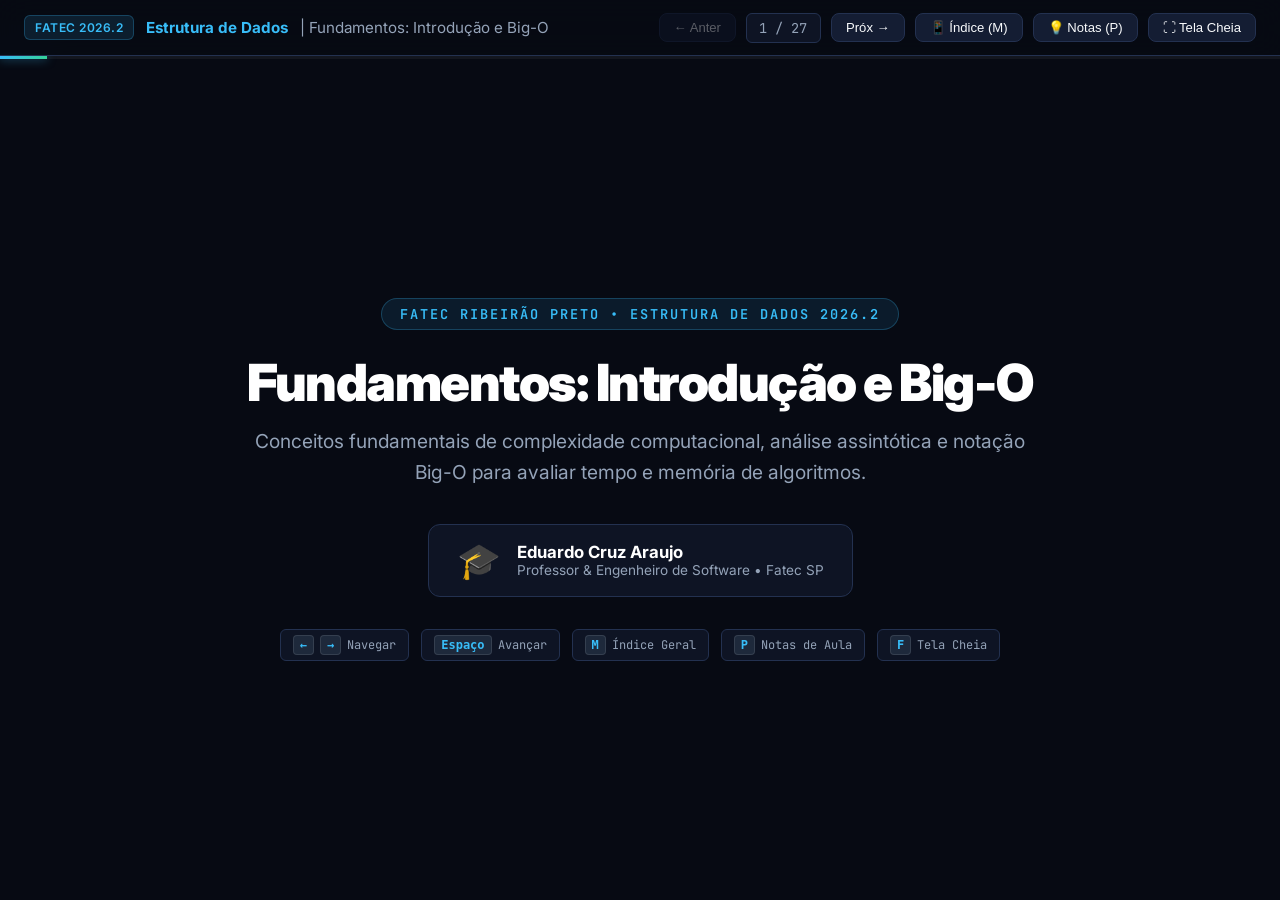
<file: 02-ed-fundamentos-introducao-e-big-o/src/demo/index.html>
<!DOCTYPE html>
<html lang="pt-BR">
<head>
  <meta charset="UTF-8">
  <meta name="viewport" content="width=device-width, initial-scale=1.0">
  <title>Fundamentos: Introdução e Big-O | Estrutura de Dados | Fatec</title>
  <link rel="preconnect" href="https://fonts.googleapis.com">
  <link rel="preconnect" href="https://fonts.gstatic.com" crossorigin>
  <link href="https://fonts.googleapis.com/css2?family=Fira+Code:wght@400;600&family=Inter:wght@400;500;600;700;800;900&family=JetBrains+Mono:wght@400;600;700&display=swap" rel="stylesheet">
  <link rel="stylesheet" href="styles.css">
</head>
<body>

  <!-- Top Application Navigation Bar -->
  <header class="app-header">
    <div class="brand">
      <span class="brand-badge">FATEC 2026.2</span>
      <span>Estrutura de Dados</span>
      <span style="color: var(--text-muted); font-weight: 400;">| Fundamentos: Introdução e Big-O</span>
    </div>
    
    <div class="header-controls">
      <button class="btn-nav" id="btn-prev" title="Slide Anterior (Seta Esquerda)">← Anter</button>
      <span class="slide-counter" id="slide-counter">1 / 27</span>
      <button class="btn-nav" id="btn-next" title="Próximo Slide (Seta Direita / Espaço)">Próx →</button>
      <button class="btn-nav" id="btn-overview" title="Menu de Navegação (Teclas M)">📱 Índice (M)</button>
      <button class="btn-nav" id="btn-notes" title="Notas do Apresentador (Tecla P)">💡 Notas (P)</button>
      <button class="btn-nav" id="btn-fullscreen" title="Modo Tela Cheia (Tecla F)">⛶ Tela Cheia</button>
    </div>
  </header>

  <!-- Top Progress Bar -->
  <div class="progress-bar-container">
    <div class="progress-bar" id="progress-bar"></div>
  </div>

  <!-- Slides Viewport -->
  <main class="slides-viewport">

    <!-- SLIDE 1: CAPA -->
    <section class="slide slide-cover active">
      <span class="cover-badge">FATEC RIBEIRÃO PRETO • ESTRUTURA DE DADOS 2026.2</span>
      <h1 class="cover-title">Fundamentos: Introdução e Big-O</h1>
      <p class="cover-subtitle">Conceitos fundamentais de complexidade computacional, análise assintótica e notação Big-O para avaliar tempo e memória de algoritmos.</p>
      
      <div class="author-box">
        <div style="font-size: 2.2rem;">🎓</div>
        <div class="author-info">
          <div class="author-name">Eduardo Cruz Araujo</div>
          <div class="author-meta">Professor & Engenheiro de Software • Fatec SP</div>
        </div>
      </div>

      <div class="keyboard-hints">
        <div class="kbd-pill"><kbd>←</kbd> <kbd>→</kbd> Navegar</div>
        <div class="kbd-pill"><kbd>Espaço</kbd> Avançar</div>
        <div class="kbd-pill"><kbd>M</kbd> Índice Geral</div>
        <div class="kbd-pill"><kbd>P</kbd> Notas de Aula</div>
        <div class="kbd-pill"><kbd>F</kbd> Tela Cheia</div>
      </div>
    </section>

    <!-- SLIDE 2: POR QUE ANALISAR ALGORITMOS -->
    <section class="slide">
      <div class="slide-header">
        <span class="slide-tag">01. Motivação</span>
        <h2 class="slide-title">Por que Analisar Algoritmos?</h2>
        <p class="slide-subtitle">O problema do "tempo de relógio" (<em>wall-clock time</em>) e a necessidade de uma métrica universal.</p>
      </div>

      <div class="grid-2">
        <div class="card card-highlight">
          <div class="card-title">⚖️ O Dilema de Maria e João</div>
          <div class="card-body">
            <p>Dois desenvolvedores criaram soluções para o <strong>mesmo problema</strong>:</p>
            <div style="background: #090d16; padding: 12px; border-radius: 8px; margin: 10px 0; font-family: var(--font-mono); font-size: 0.85rem;">
              • Algoritmo <strong>A</strong> (Maria): <span style="color: var(--accent-emerald);">0.05 segundos</span><br>
              • Algoritmo <strong>B</strong> (João): <span style="color: var(--accent-rose);">0.12 segundos</span>
            </div>
            <p><strong>Podemos afirmar que o algoritmo A é melhor?</strong></p>
            <p style="margin-top: 8px; color: var(--accent-amber);">⚠️ Medir tempo em segundos avalia o <em>ambiente de execução</em> (CPU, RAM, programas abertos, interpretador), não a qualidade intrínseca do algoritmo.</p>
          </div>
        </div>

        <div class="card">
          <div class="card-title">🎯 As Duas Perguntas Fundamentais</div>
          <div class="card-body">
            <div style="background: rgba(56, 189, 248, 0.08); border-left: 3px solid var(--accent-cyan); padding: 12px; border-radius: 6px; margin-bottom: 12px;">
              <strong>Pergunta 1:</strong> Ao comparar dois algoritmos, qual será mais rápido à medida que o volume de dados cresce (<i>N</i> → ∞)?
            </div>
            <div style="background: rgba(52, 211, 153, 0.08); border-left: 3px solid var(--accent-emerald); padding: 12px; border-radius: 6px;">
              <strong>Pergunta 2:</strong> Se <strong>dobrarmos a entrada (<i>N</i> → 2<i>N</i>)</strong>, como o tempo e o consumo de memória serão afetados? Dobra? Quadruplica? Permanece constante? Ou explode?
            </div>
          </div>
        </div>
      </div>

      <!-- Live Wall-Clock Simulator -->
      <div class="interactive-widget">
        <div class="widget-toolbar">
          <div class="toolbar-title">🧪 SIMULADOR: IMPACTO DO HARDWARE VS EFICIÊNCIA DO ALGORITMO</div>
          <div class="toolbar-controls">
            <button class="btn-nav" id="btn-preset-small">N = 10 (Pequeno)</button>
            <button class="btn-nav" id="btn-preset-med">N = 500 (Médio)</button>
            <button class="btn-nav" id="btn-preset-large">N = 10.000 (Grande)</button>
            <button class="btn-nav" id="btn-preset-huge">N = 100.000 (Gigante)</button>
            <button class="btn-nav active" id="btn-sim-clock" style="background: rgba(56, 189, 248, 0.2); border-color: var(--accent-cyan);">▶️ Executar Benchmark</button>
          </div>
        </div>
        <div class="widget-body">
          <div class="grid-2" style="margin-top: 0;">
            <!-- Maria Card -->
            <div class="card" id="card-maria" style="background: #090d16; border: 1px solid var(--border-color); transition: all 0.35s ease;">
              <div style="display: flex; justify-content: space-between; align-items: flex-start; margin-bottom: 8px;">
                <div>
                  <div style="font-weight: 700; color: var(--accent-cyan); font-size: 1rem;">💻 PC de Maria (Top de Linha)</div>
                  <div style="font-size: 0.78rem; color: var(--text-muted);">Intel Core i9 • 5.0 GHz (5 × 10⁹ ops/s)</div>
                </div>
                <span class="complexity-tag tag-bad">O(N²) Quadrático</span>
              </div>
              
              <div style="margin: 12px 0; background: #050811; padding: 10px 14px; border-radius: 6px; font-family: var(--font-mono); font-size: 0.85rem;">
                <div style="display: flex; justify-content: space-between; margin-bottom: 6px;">
                  <span style="color: var(--text-dim);">Operações (N²):</span>
                  <strong style="color: #fff;" id="maria-ops-count">--</strong>
                </div>
                <div style="display: flex; justify-content: space-between;">
                  <span style="color: var(--text-dim);">Tempo de Execução:</span>
                  <strong style="color: var(--accent-cyan); font-size: 1.05rem;" id="sim-maria-time">--</strong>
                </div>
              </div>

              <div style="background: #1e293b; height: 10px; border-radius: 5px; overflow: hidden; margin-top: 8px;">
                <div id="maria-progress" style="height: 100%; width: 0%; background: linear-gradient(90deg, #38bdf8, #818cf8); transition: width 0.5s ease;"></div>
              </div>
              <div style="margin-top: 8px; text-align: right;" id="maria-badge-container"></div>
            </div>

            <!-- Joao Card -->
            <div class="card" id="card-joao" style="background: #090d16; border: 1px solid var(--border-color); transition: all 0.35s ease;">
              <div style="display: flex; justify-content: space-between; align-items: flex-start; margin-bottom: 8px;">
                <div>
                  <div style="font-weight: 700; color: var(--accent-amber); font-size: 1rem;">💻 Notebook de João (Básico)</div>
                  <div style="font-size: 0.78rem; color: var(--text-muted);">Intel Core i3 • 1.8 GHz (1.8 × 10⁹ ops/s)</div>
                </div>
                <span class="complexity-tag tag-good">O(N) Linear</span>
              </div>
              
              <div style="margin: 12px 0; background: #050811; padding: 10px 14px; border-radius: 6px; font-family: var(--font-mono); font-size: 0.85rem;">
                <div style="display: flex; justify-content: space-between; margin-bottom: 6px;">
                  <span style="color: var(--text-dim);">Operações (10 · N):</span>
                  <strong style="color: #fff;" id="joao-ops-count">--</strong>
                </div>
                <div style="display: flex; justify-content: space-between;">
                  <span style="color: var(--text-dim);">Tempo de Execução:</span>
                  <strong style="color: var(--accent-emerald); font-size: 1.05rem;" id="sim-joao-time">--</strong>
                </div>
              </div>

              <div style="background: #1e293b; height: 10px; border-radius: 5px; overflow: hidden; margin-top: 8px;">
                <div id="joao-progress" style="height: 100%; width: 0%; background: linear-gradient(90deg, #34d399, #10b981); transition: width 0.5s ease;"></div>
              </div>
              <div style="margin-top: 8px; text-align: right;" id="joao-badge-container"></div>
            </div>
          </div>

          <div style="margin-top: 16px; background: #090d16; padding: 14px 18px; border-radius: 8px; border: 1px solid var(--border-color);">
            <div style="display: flex; justify-content: space-between; align-items: center; margin-bottom: 8px;">
              <span style="font-size: 0.88rem; font-weight: 600; color: #fff;">Ajuste o Tamanho da Entrada (<i>N</i>):</span>
              <span class="slider-val" id="val-sim-n" style="font-size: 1rem; color: var(--accent-cyan); font-family: var(--font-mono);">N = 500</span>
            </div>
            
            <input type="range" id="slider-sim-n" min="0" max="12" step="1" value="5" style="width: 100%; accent-color: var(--accent-cyan); cursor: pointer;">
            
            <div style="margin-top: 12px; font-size: 0.9rem; line-height: 1.5; color: var(--text-main); border-top: 1px solid var(--border-color); padding-top: 10px;" id="sim-clock-verdict">
              Clique em <strong>"Executar Benchmark"</strong> ou escolha um tamanho de entrada para rodar a simulação!
            </div>
          </div>
        </div>
      </div>
    </section>

    <!-- SLIDE 3: CONTAGEM DE INSTRUÇÕES E ASSÍNTOTAS -->
    <section class="slide">
      <div class="slide-header">
        <span class="slide-tag">02. Análise Matemática</span>
        <h2 class="slide-title">Contagem de Instruções e Comportamento Assintótico</h2>
        <p class="slide-subtitle">Como modelar o número de passos e entender a dominância dos termos para <i>N</i> → ∞.</p>
      </div>

      <div class="grid-2">
        <div class="code-box">
          <div class="code-header">
            <span class="code-lang">Python</span>
            <span>Contagem Passo a Passo</span>
          </div>
          <pre class="code-content"><code><span class="kw">def</span> <span class="fn">sum_list</span>(<span class="var">lst</span>):
    <span class="var">total</span> <span class="op">=</span> <span class="num">0</span>           <span class="com"># 1 instrução (atribuição)</span>
    <span class="kw">for</span> <span class="var">value</span> <span class="kw">in</span> <span class="var">lst</span>:   <span class="com"># N iterações do laço</span>
        <span class="var">total</span> <span class="op">+=</span> <span class="var">value</span>  <span class="com"># 1 instrução por iteração (N vezes)</span>
    <span class="kw">return</span> <span class="var">total</span>        <span class="com"># 1 instrução (retorno)</span></code></pre>
          <div style="padding: 12px 16px; background: #0f172a; border-top: 1px solid var(--border-color); font-size: 0.85rem; font-family: var(--font-mono); color: var(--accent-cyan);">
            Total de Instruções: <i>f</i>(<i>N</i>) = <i>N</i> + 2
          </div>
        </div>

        <div class="card">
          <div class="card-title">🔍 O Princípio da Dominância</div>
          <div class="card-body">
            <p>Considere dois algoritmos com contagens de instruções:</p>
            <ul class="bullet-list" style="margin: 10px 0;">
              <li>Algoritmo 1: <i>f</i>(<i>N</i>) = 4<i>N</i><sup>2</sup> + 2<i>N</i> + 7</li>
              <li>Algoritmo 2: <i>g</i>(<i>N</i>) = 3<i>N</i><sup>2</sup> + 5<i>N</i> + 13</li>
            </ul>
            <p>Quando <i>N</i> é pequeno (ex: <i>N</i> = 2), as constantes e termos menores têm peso. Porém, quando <i>N</i> cresce para milhares ou milhões, <strong>o termo de maior expoente (<i>N</i><sup>2</sup>) representa mais de 99.99% do custo total!</strong></p>
          </div>
        </div>
      </div>

      <!-- Live Polynomial Breakdown Calculator -->
      <div class="interactive-widget">
        <div class="widget-toolbar">
          <div class="toolbar-title">📈 CALCULADORA DE DOMINÂNCIA: <i>f</i>(<i>N</i>) = 4<i>N</i>² + 2<i>N</i> + 7</div>
          <div class="range-slider-group">
            <span>Valor de <i>N</i>:</span>
            <input type="range" id="slider-poly-n" min="1" max="10000" step="1" value="10">
            <span class="slider-val" id="val-poly-n">N = 10</span>
          </div>
        </div>
        <div class="widget-body">
          <div class="grid-4" style="margin-top: 0;">
            <div style="background: #090d16; padding: 12px; border-radius: 8px; border: 1px solid var(--border-color); text-align: center;">
              <div style="font-size: 0.75rem; color: var(--text-muted);">Termo Quadrático 4<i>N</i>²</div>
              <div style="font-size: 1.2rem; font-weight: 700; color: var(--accent-cyan); font-family: var(--font-mono); margin: 6px 0;" id="calc-term-quad">400</div>
              <div style="font-size: 0.75rem; color: var(--accent-emerald);" id="calc-pct-quad">94.56% do total</div>
            </div>

            <div style="background: #090d16; padding: 12px; border-radius: 8px; border: 1px solid var(--border-color); text-align: center;">
              <div style="font-size: 0.75rem; color: var(--text-muted);">Termo Linear 2<i>N</i></div>
              <div style="font-size: 1.2rem; font-weight: 700; color: var(--accent-amber); font-family: var(--font-mono); margin: 6px 0;" id="calc-term-lin">20</div>
              <div style="font-size: 0.75rem; color: var(--text-dim);" id="calc-pct-lin">4.72% do total</div>
            </div>

            <div style="background: #090d16; padding: 12px; border-radius: 8px; border: 1px solid var(--border-color); text-align: center;">
              <div style="font-size: 0.75rem; color: var(--text-muted);">Constante + 7</div>
              <div style="font-size: 1.2rem; font-weight: 700; color: var(--accent-purple); font-family: var(--font-mono); margin: 6px 0;">7</div>
              <div style="font-size: 0.75rem; color: var(--text-dim);" id="calc-pct-const">0.72% do total</div>
            </div>

            <div style="background: #090d16; padding: 12px; border-radius: 8px; border: 1px solid var(--border-color); text-align: center;">
              <div style="font-size: 0.75rem; color: var(--text-muted);">Total de Operações</div>
              <div style="font-size: 1.2rem; font-weight: 700; color: #fff; font-family: var(--font-mono); margin: 6px 0;" id="calc-term-total">427</div>
              <div style="font-size: 0.75rem; color: var(--accent-cyan);">Classe: <i>O</i>(<i>N</i>²)</div>
            </div>
          </div>
        </div>
      </div>
    </section>

    <!-- SLIDE 4: NOTAÇÕES ASSINTÓTICAS (O, Ω, Θ) E CASOS -->
    <section class="slide">
      <div class="slide-header">
        <span class="slide-tag">03. Notações Matemáticas</span>
        <h2 class="slide-title">A Família Assintótica (<i>O</i>, Ω, Θ) e Casos de Análise</h2>
        <p class="slide-subtitle">Limite Superior (Teto), Limite Inferior (Piso) e Limite Justo, combinados com Melhor, Médio e Pior caso.</p>
      </div>

      <div class="grid-3">
        <div class="card card-highlight">
          <div class="card-title">
            <span class="complexity-tag tag-good"><i>O</i></span> Big-O (Upper Bound)
          </div>
          <div class="card-body">
            <p><strong>Limite Superior (Teto):</strong></p>
            <p><em>"O algoritmo não demora mais do que..."</em></p>
            <p style="margin-top: 8px; font-size: 0.82rem; color: var(--text-dim);">Garante um limite máximo de tempo no pior cenário possível. É a notação padrão da indústria.</p>
          </div>
        </div>

        <div class="card">
          <div class="card-title">
            <span class="complexity-tag tag-fair">Ω</span> Big-Omega (Lower Bound)
          </div>
          <div class="card-body">
            <p><strong>Limite Inferior (Piso):</strong></p>
            <p><em>"O algoritmo demora pelo menos..."</em></p>
            <p style="margin-top: 8px; font-size: 0.82rem; color: var(--text-dim);">Representa o mínimo de trabalho indispensável para o algoritmo resolver a tarefa.</p>
          </div>
        </div>

        <div class="card">
          <div class="card-title">
            <span class="complexity-tag tag-excellent">Θ</span> Big-Theta (Tight Bound)
          </div>
          <div class="card-body">
            <p><strong>Limite Justo (Exato):</strong></p>
            <p><em>"O algoritmo cresce exatamente na taxa de..."</em></p>
            <p style="margin-top: 8px; font-size: 0.82rem; color: var(--text-dim);">Quando os limites superior e inferior coincidem na mesma ordem de grandeza (<i>O</i> = Ω).</p>
          </div>
        </div>
      </div>

      <!-- Interactive Linear Search Case Visualizer -->
      <div class="interactive-widget">
        <div class="widget-toolbar">
          <div class="toolbar-title">🔍 ESTUDO DE CASO: BUSCA LINEAR (MELHOR, MÉDIO E PIOR CASO)</div>
          <div class="toolbar-controls">
            <button class="btn-nav active" id="btn-case-best">Melhor Caso (Item no Início)</button>
            <button class="btn-nav" id="btn-case-avg">Caso Médio (Item no Meio)</button>
            <button class="btn-nav" id="btn-case-worst">Pior Caso (Não Existe / Fim)</button>
          </div>
        </div>
        <div class="widget-body">
          <div class="array-container" id="linear-search-array">
            <!-- Dynamically populated -->
          </div>

          <div style="margin-top: 14px; background: #090d16; padding: 12px 18px; border-radius: 8px; border: 1px solid var(--border-color); display: flex; justify-content: space-between; align-items: center; flex-wrap: wrap; gap: 10px;">
            <div>
              <span style="font-weight: 700; color: #fff;" id="case-title">Cenário: Melhor Caso</span>
              <div style="font-size: 0.82rem; color: var(--text-muted);" id="case-desc">O elemento buscado (10) está exatamente na primeira posição analisada.</div>
            </div>
            <div style="font-family: var(--font-mono); font-size: 0.9rem;" id="case-complexity">
              Passos: <span style="color: var(--accent-emerald); font-weight: 700;">1 passo</span> • Complexidade: <span class="complexity-tag tag-excellent">Ω(1)</span>
            </div>
          </div>
        </div>
      </div>
    </section>

    <!-- SLIDE 5: AS 4 REGRAS DE OURO DO BIG-O -->
    <section class="slide">
      <div class="slide-header">
        <span class="slide-tag">04. Simplificação</span>
        <h2 class="slide-title">As 4 Regras de Ouro do Big-O</h2>
        <p class="slide-subtitle">Diretrizes indispensáveis para simplificar expressões algébricas de complexidade.</p>
      </div>

      <div class="grid-2">
        <div class="card">
          <div class="card-title">1️⃣ Descarte as Constantes</div>
          <div class="card-body">
            <p>Multiplicações e divisões por constantes não alteram a ordem assintótica:</p>
            <div style="background: #090d16; padding: 10px; border-radius: 6px; font-family: var(--font-mono); margin: 8px 0; font-size: 0.85rem;">
              • <i>O</i>(2<i>N</i>) ➔ <span style="color: var(--accent-cyan);"><i>O</i>(<i>N</i>)</span><br>
              • <i>O</i>(500) ➔ <span style="color: var(--accent-cyan);"><i>O</i>(1)</span><br>
              • <i>O</i>(3<i>N</i>² + 100) ➔ <span style="color: var(--accent-cyan);"><i>O</i>(<i>N</i>²)</span>
            </div>
            <p style="font-size: 0.8rem; color: var(--text-dim);">Exemplo: Percorrer a lista duas vezes com dois loops sequenciais é 2<i>N</i> operações, ou seja, <i>O</i>(<i>N</i>).</p>
          </div>
        </div>

        <div class="card">
          <div class="card-title">2️⃣ Descarte Termos Não-Dominantes</div>
          <div class="card-body">
            <p>Quando termos de ordens diferentes estão somados, apenas o de maior crescimento importa:</p>
            <div style="background: #090d16; padding: 10px; border-radius: 6px; font-family: var(--font-mono); margin: 8px 0; font-size: 0.85rem;">
              • <i>O</i>(<i>N</i>² + <i>N</i>) ➔ <span style="color: var(--accent-cyan);"><i>O</i>(<i>N</i>²)</span><br>
              • <i>O</i>(<i>N</i> + log <i>N</i>) ➔ <span style="color: var(--accent-cyan);"><i>O</i>(<i>N</i>)</span><br>
              • <i>O</i>(2<sup><i>N</i></sup> + <i>N</i><sup>100</sup>) ➔ <span style="color: var(--accent-cyan);"><i>O</i>(2<sup><i>N</i></sup>)</span>
            </div>
            <p style="font-size: 0.8rem; color: var(--text-dim);">Exemplo: Um loop linear <i>O</i>(<i>N</i>) seguido de um loop duplo <i>O</i>(<i>N</i><sup>2</sup>) resulta em <i>O</i>(<i>N</i><sup>2</sup>).</p>
          </div>
        </div>

        <div class="card">
          <div class="card-title">3️⃣ Entradas Diferentes ➔ Variáveis Diferentes!</div>
          <div class="card-body">
            <p>Se a função recebe duas listas independentes <i>A</i> (tamanho <i>N</i>) e <i>B</i> (tamanho <i>M</i>):</p>
            <div style="background: #090d16; padding: 10px; border-radius: 6px; font-family: var(--font-mono); margin: 8px 0; font-size: 0.85rem;">
              • Loops sequenciais: <span style="color: var(--accent-emerald);"><i>O</i>(<i>N</i> + <i>M</i>)</span> (Não é <i>O</i>(2<i>N</i>)!)<br>
              • Loops aninhados: <span style="color: var(--accent-purple);"><i>O</i>(<i>N</i> · <i>M</i>)</span> (Não é <i>O</i>(<i>N</i>²)!)
            </div>
          </div>
        </div>

        <div class="card">
          <div class="card-title">4️⃣ Adição vs Multiplicação</div>
          <div class="card-body">
            <p>Identifique a estrutura de execução do código:</p>
            <div style="background: #090d16; padding: 10px; border-radius: 6px; font-family: var(--font-mono); margin: 8px 0; font-size: 0.85rem;">
              • <strong>Ações Sequenciais</strong> (Passo 1 DEPOIS Passo 2) ➔ <span style="color: var(--accent-cyan);">SOMA (+)</span><br>
              • <strong>Ações Aninhadas</strong> (Para CADA item faça...) ➔ <span style="color: var(--accent-cyan);">MULTIPLICAÇÃO (·)</span>
            </div>
          </div>
        </div>
      </div>
    </section>

    <!-- SLIDE 6: O ZOOLÓGICO DAS COMPLEXIDADES -->
    <section class="slide">
      <div class="slide-header">
        <span class="slide-tag">05. Hierarquia de Eficiência</span>
        <h2 class="slide-title">O Zoológico das Complexidades (Big-O Zoo)</h2>
        <p class="slide-subtitle">O ranking completo das ordens de grandeza, da mais eficiente à intratável.</p>
      </div>

      <div class="card" style="margin-bottom: 16px;">
        <div class="card-title">🏆 Escala Universal de Eficiência</div>
        <div style="display: flex; gap: 8px; flex-wrap: wrap; align-items: center; justify-content: center; padding: 12px 0;">
          <span class="complexity-tag tag-excellent">O(1)</span>
          <span style="color: var(--text-dim);">&lt;</span>
          <span class="complexity-tag tag-excellent">O(log N)</span>
          <span style="color: var(--text-dim);">&lt;</span>
          <span class="complexity-tag tag-good">O(N)</span>
          <span style="color: var(--text-dim);">&lt;</span>
          <span class="complexity-tag tag-fair">O(N log N)</span>
          <span style="color: var(--text-dim);">&lt;</span>
          <span class="complexity-tag tag-bad">O(N²)</span>
          <span style="color: var(--text-dim);">&lt;</span>
          <span class="complexity-tag tag-bad">O(N³)</span>
          <span style="color: var(--text-dim);">&lt;</span>
          <span class="complexity-tag tag-horrible">O(2ᴺ)</span>
          <span style="color: var(--text-dim);">&lt;</span>
          <span class="complexity-tag tag-horrible">O(N!)</span>
        </div>
      </div>

      <!-- Live Interactive Big-O Curve Canvas -->
      <div class="interactive-widget">
        <div class="widget-toolbar">
          <div class="toolbar-title">📈 GRÁFICO INTERATIVO DE CRESCIMENTO DAS CURVAS</div>
          <div class="toolbar-controls" id="curve-toggle-group">
            <button class="btn-nav active" data-curve="o1">O(1)</button>
            <button class="btn-nav active" data-curve="ologn">O(log N)</button>
            <button class="btn-nav active" data-curve="on">O(N)</button>
            <button class="btn-nav active" data-curve="onlogn">O(N log N)</button>
            <button class="btn-nav active" data-curve="on2">O(N²)</button>
            <button class="btn-nav active" data-curve="o2n">O(2ᴺ)</button>
          </div>
        </div>
        <div class="widget-body">
          <div style="position: relative; height: 310px; width: 100%; background: #070b14; border: 1px solid var(--border-color); border-radius: 8px; overflow: hidden;">
            <canvas id="big-o-canvas" style="width: 100%; height: 100%; display: block;"></canvas>
          </div>
          <div style="margin-top: 10px; font-size: 0.8rem; color: var(--text-dim); text-align: center;">
            Observe como as curvas exponenciais <i>O</i>(2<sup><i>N</i></sup>) e quadráticas <i>O</i>(<i>N</i><sup>2</sup>) sobem verticalmente enquanto <i>O</i>(1) e <i>O</i>(log <i>N</i>) permanecem praticamente planas.
          </div>
        </div>
      </div>
    </section>

    <!-- SLIDE 7: O(1) CONSTANTE E O(log N) LOGARÍTMICA -->
    <section class="slide">
      <div class="slide-header">
        <span class="slide-tag">05. Zoo: Alta Velocidade</span>
        <h2 class="slide-title"><i>O</i>(1) Constante vs <i>O</i>(log <i>N</i>) Logarítmica</h2>
        <p class="slide-subtitle">Acesso imediato e divisão repetida do espaço de busca.</p>
      </div>

      <div class="grid-2">
        <div class="card">
          <div class="card-title">
            <span class="complexity-tag tag-excellent">O(1)</span> Complexidade Constante
          </div>
          <div class="card-body">
            <p>O tempo de execução é independente do tamanho da entrada:</p>
            <pre class="code-content" style="background:#090d16; border-radius:6px; margin: 10px 0; font-size: 0.8rem;"><code><span class="kw">def</span> <span class="fn">get_first</span>(<span class="var">lst</span>):
    <span class="kw">return</span> <span class="var">lst</span>[<span class="num">0</span>] <span class="kw">if</span> <span class="var">lst</span> <span class="kw">else</span> <span class="typ">None</span>

<span class="kw">def</span> <span class="fn">is_even</span>(<span class="var">n</span>):
    <span class="kw">return</span> <span class="var">n</span> % <span class="num">2</span> == <span class="num">0</span></code></pre>
            <p style="font-size: 0.8rem; color: var(--text-dim);">Acessar um elemento por índice em um vetor ou verificar uma chave em um dicionário (Hash Table) é <i>O</i>(1).</p>
          </div>
        </div>

        <div class="card">
          <div class="card-title">
            <span class="complexity-tag tag-excellent">O(log N)</span> Complexidade Logarítmica
          </div>
          <div class="card-body">
            <p>A cada iteração, o problema é <strong>dividido pela metade</strong>:</p>
            <div style="background:#090d16; padding: 10px; border-radius: 6px; font-family: var(--font-mono); font-size: 0.82rem; margin: 10px 0;">
              • <i>N</i> = 16 ➔ 4 passos (16 ➔ 8 ➔ 4 ➔ 2 ➔ 1)<br>
              • <i>N</i> = 1.000.000 ➔ ~20 passos!<br>
              • <i>N</i> = 1.000.000.000 ➔ ~30 passos!
            </div>
            <p style="font-size: 0.8rem; color: var(--text-dim);">Exemplo clássico: <strong>Busca Binária (<em>Binary Search</em>)</strong> em listas ordenadas.</p>
          </div>
        </div>
      </div>

      <!-- Live Binary Search Step-by-Step Simulator -->
      <div class="interactive-widget">
        <div class="widget-toolbar">
          <div class="toolbar-title">🎯 SIMULADOR INTERATIVO DE BUSCA BINÁRIA (O(log N))</div>
          <div class="toolbar-controls">
            <span style="font-size: 0.8rem; color: var(--text-muted);">Buscar Alvo:</span>
            <input type="number" id="bs-target-input" value="42" style="width: 60px; background: var(--bg-card); border: 1px solid var(--border-color); color: #fff; padding: 4px 8px; border-radius: 4px; font-family: var(--font-mono);">
            <button class="btn-nav" id="btn-bs-step">Passo Seguinte (Next Step)</button>
            <button class="btn-nav" id="btn-bs-reset">Reiniciar</button>
          </div>
        </div>
        <div class="widget-body">
          <div class="array-container" id="bs-array-container">
            <!-- 16 sorted items populated by JS -->
          </div>
          <div style="margin-top: 14px; font-family: var(--font-mono); font-size: 0.85rem; color: var(--accent-cyan); background: #090d16; padding: 10px 16px; border-radius: 6px; border: 1px solid var(--border-color);" id="bs-status-text">
            Clique em "Passo Seguinte" para iniciar a divisão do vetor pela metade!
          </div>
        </div>
      </div>
    </section>

    <!-- SLIDE 8: O(N) LINEAR E O(N log N) LINEARÍTMICA -->
    <section class="slide">
      <div class="slide-header">
        <span class="slide-tag">05. Zoo: Eficiência Prática</span>
        <h2 class="slide-title"><i>O</i>(<i>N</i>) Linear vs <i>O</i>(<i>N</i> log <i>N</i>) Linearítmica</h2>
        <p class="slide-subtitle">Varredura direta e a técnica ótima de Dividir para Conquistar.</p>
      </div>

      <div class="grid-2">
        <div class="card">
          <div class="card-title">
            <span class="complexity-tag tag-good">O(N)</span> Complexidade Linear
          </div>
          <div class="card-body">
            <p>O tempo cresce na <strong>mesma proporção direta</strong> da entrada:</p>
            <pre class="code-content" style="background:#090d16; border-radius:6px; margin: 10px 0; font-size: 0.8rem;"><code><span class="kw">def</span> <span class="fn">find_max</span>(<span class="var">numbers</span>):
    <span class="var">max_val</span> <span class="op">=</span> <span class="var">numbers</span>[<span class="num">0</span>]
    <span class="kw">for</span> <span class="var">num</span> <span class="kw">in</span> <span class="var">numbers</span>:
        <span class="kw">if</span> <span class="var">num</span> <span class="op">&gt;</span> <span class="var">max_val</span>:
            <span class="var">max_val</span> <span class="op">=</span> <span class="var">num</span>
    <span class="kw">return</span> <span class="var">max_val</span></code></pre>
            <p style="font-size: 0.8rem; color: var(--text-dim);">Se dobrarmos os dados (<i>N</i> → 2<i>N</i>), o tempo de execução simplesmente dobra.</p>
          </div>
        </div>

        <div class="card">
          <div class="card-title">
            <span class="complexity-tag tag-fair">O(N log N)</span> Linearítmica (Dividir e Conquistar)
          </div>
          <div class="card-body">
            <p>O problema é dividido em log <i>N</i> níveis e, em cada nível, processamos todos os <i>N</i> elementos:</p>
            <div style="background:#090d16; padding: 10px; border-radius: 6px; font-family: var(--font-mono); font-size: 0.78rem; margin: 10px 0; color: var(--accent-cyan);">
              Nível 0: [------------- N -------------] ➔ N passos<br>
              Nível 1: [---- N/2 ----][---- N/2 ----] ➔ N passos<br>
              Nível 2: [- N/4 -][- N/4 -][- N/4 -]... ➔ N passos<br>
              Total de níveis: log(N) • Custo Total: N · log(N)
            </div>
            <p style="font-size: 0.8rem; color: var(--text-dim);">É o <strong>limite teórico ótimo</strong> para algoritmos de ordenação por comparação (Merge Sort, Quick Sort médio, Timsort).</p>
          </div>
        </div>
      </div>

      <!-- Divide and Conquer Visual Diagram Card -->
      <div class="card" style="margin-top: 16px; border-color: rgba(56, 189, 248, 0.3);">
        <div class="card-title">🌲 Árvore de Execução do Merge Sort (<i>O</i>(<i>N</i> log <i>N</i>))</div>
        <div style="display: flex; justify-content: space-around; align-items: center; padding: 16px; font-family: var(--font-mono); font-size: 0.85rem; background: #090d16; border-radius: 8px;">
          <div style="text-align: center;">
            <div style="color: var(--accent-amber);">1. Divisão Recursiva</div>
            <div style="font-size: 0.75rem; color: var(--text-dim);">log<sub>2</sub>(<i>N</i>) níveis de quebra</div>
          </div>
          <div style="color: var(--accent-cyan); font-size: 1.5rem;">➔</div>
          <div style="text-align: center;">
            <div style="color: var(--accent-emerald);">2. Intercalação Linear</div>
            <div style="font-size: 0.75rem; color: var(--text-dim);"><i>O</i>(<i>N</i>) trabalho por nível</div>
          </div>
          <div style="color: var(--accent-cyan); font-size: 1.5rem;">➔</div>
          <div style="text-align: center;">
            <div style="color: var(--accent-cyan); font-weight: 700;">Total: <i>O</i>(<i>N</i> log <i>N</i>)</div>
            <div style="font-size: 0.75rem; color: var(--text-dim);">Milhões de itens em frações de segundo</div>
          </div>
        </div>
      </div>
    </section>

    <!-- SLIDE 9: O(N²) QUADRÁTICA E O(N³) CÚBICA -->
    <section class="slide">
      <div class="slide-header">
        <span class="slide-tag">05. Zoo: Laços Aninhados</span>
        <h2 class="slide-title"><i>O</i>(<i>N</i><sup>2</sup>) Quadrática vs <i>O</i>(<i>N</i><sup>3</sup>) Cúbica</h2>
        <p class="slide-subtitle">Laços aninhados múltiplos e a degradação rápida de desempenho.</p>
      </div>

      <div class="grid-2">
        <div class="card">
          <div class="card-title">
            <span class="complexity-tag tag-bad">O(N²)</span> Complexidade Quadrática
          </div>
          <div class="card-body">
            <p>Ocorre com frequência ao comparar <strong>todos os pares</strong> de uma lista com dois laços aninhados:</p>
            <pre class="code-content" style="background:#090d16; border-radius:6px; margin: 8px 0; font-size: 0.8rem;"><code><span class="kw">def</span> <span class="fn">bubble_sort</span>(<span class="var">arr</span>):
    <span class="var">n</span> <span class="op">=</span> <span class="fn">len</span>(<span class="var">arr</span>)
    <span class="kw">for</span> <span class="var">i</span> <span class="kw">in</span> <span class="fn">range</span>(<span class="var">n</span> <span class="op">-</span> <span class="num">1</span>):
        <span class="kw">for</span> <span class="var">j</span> <span class="kw">in</span> <span class="fn">range</span>(<span class="var">n</span> <span class="op">-</span> <span class="var">i</span> <span class="op">-</span> <span class="num">1</span>):
            <span class="kw">if</span> <span class="var">arr</span>[<span class="var">j</span>] <span class="op">&gt;</span> <span class="var">arr</span>[<span class="var">j</span> <span class="op">+</span> <span class="num">1</span>]:
                <span class="var">arr</span>[<span class="var">j</span>], <span class="var">arr</span>[<span class="var">j</span><span class="op">+</span><span class="num">1</span>] <span class="op">=</span> <span class="var">arr</span>[<span class="var">j</span><span class="op">+</span><span class="num">1</span>], <span class="var">arr</span>[<span class="var">j</span>]</code></pre>
            <div style="font-size: 0.78rem; color: var(--text-dim);">
              • <i>N</i> = 1.000 ➔ 1.000.000 operações<br>
              • <i>N</i> = 100.000 ➔ 10.000.000.000 operações (começa a travar o processador!)
            </div>
          </div>
        </div>

        <div class="card">
          <div class="card-title">
            <span class="complexity-tag tag-bad">O(N³)</span> Complexidade Cúbica
          </div>
          <div class="card-body">
            <p>Três laços aninhados. Exemplo: <strong>Multiplicação Tradicional de Matrizes <i>N</i> × <i>N</i></strong>:</p>
            <pre class="code-content" style="background:#090d16; border-radius:6px; margin: 8px 0; font-size: 0.8rem;"><code><span class="kw">for</span> <span class="var">i</span> <span class="kw">in</span> <span class="fn">range</span>(<span class="var">n</span>):
    <span class="kw">for</span> <span class="var">j</span> <span class="kw">in</span> <span class="fn">range</span>(<span class="var">n</span>):
        <span class="kw">for</span> <span class="var">k</span> <span class="kw">in</span> <span class="fn">range</span>(<span class="var">n</span>):
            <span class="var">res</span>[<span class="var">i</span>][<span class="var">j</span>] <span class="op">+=</span> <span class="var">a</span>[<span class="var">i</span>][<span class="var">k</span>] <span class="op">*</span> <span class="var">b</span>[<span class="var">k</span>][<span class="var">j</span>]</code></pre>
            <p style="font-size: 0.8rem; color: var(--text-dim);">O espaço de operações forma um <em>cubo tridimensional</em> com <i>N</i> × <i>N</i> × <i>N</i> = <i>N</i><sup>3</sup> iterações.</p>
          </div>
        </div>
      </div>

      <!-- Interactive Bubble Sort Live Visualizer -->
      <div class="interactive-widget">
        <div class="widget-toolbar">
          <div class="toolbar-title">🧪 SIMULADOR INTERATIVO DE BUBBLE SORT (O(N²))</div>
          <div class="toolbar-controls">
            <button class="btn-nav" id="btn-bubble-step">Próximo Passo (Passo a Passo)</button>
            <button class="btn-nav" id="btn-bubble-auto">▶️ Ordenação Automática</button>
            <button class="btn-nav" id="btn-bubble-reset">Embaralhar</button>
          </div>
        </div>
        <div class="widget-body">
          <div class="array-container" id="bubble-array-container">
            <!-- Populated by JS -->
          </div>
          <div style="margin-top: 12px; display: flex; justify-content: space-between; font-family: var(--font-mono); font-size: 0.85rem; color: var(--text-muted); background: #090d16; padding: 10px 16px; border-radius: 6px;">
            <span>Comparações: <strong style="color: var(--accent-amber);" id="bubble-comparisons">0</strong></span>
            <span>Trocas (Swaps): <strong style="color: var(--accent-rose);" id="bubble-swaps">0</strong></span>
            <span id="bubble-status">Status: Pronto para ordenar</span>
          </div>
        </div>
      </div>
    </section>

    <!-- SLIDE 10: O(2ᴺ) EXPONENCIAL E O(N!) FATORIAL -->
    <section class="slide">
      <div class="slide-header">
        <span class="slide-tag">05. Zoo: A Explosão Combinatória</span>
        <h2 class="slide-title"><i>O</i>(2<sup><i>N</i></sup>) Exponencial vs <i>O</i>(<i>N</i>!) Fatorial</h2>
        <p class="slide-subtitle">A barreira da intratabilidade computacional e a explosão de tempo.</p>
      </div>

      <div class="grid-2">
        <div class="card">
          <div class="card-title">
            <span class="complexity-tag tag-horrible">O(2ᴺ)</span> Complexidade Exponencial
          </div>
          <div class="card-body">
            <p>A cada elemento adicional em <i>N</i>, o número total de operações <strong>dobra</strong>:</p>
            <pre class="code-content" style="background:#090d16; border-radius:6px; margin: 8px 0; font-size: 0.8rem;"><code><span class="kw">def</span> <span class="fn">fibonacci</span>(<span class="var">n</span>):
    <span class="kw">if</span> <span class="var">n</span> <span class="op">&lt;=</span> <span class="num">1</span>:
        <span class="kw">return</span> <span class="var">n</span>
    <span class="kw">return</span> <span class="fn">fibonacci</span>(<span class="var">n</span> <span class="op">-</span> <span class="num">1</span>) <span class="op">+</span> <span class="fn">fibonacci</span>(<span class="var">n</span> <span class="op">-</span> <span class="num">2</span>)</code></pre>
            <div style="font-size: 0.8rem; color: var(--text-dim);">
              • <i>N</i> = 10 ➔ ~1.024 chamadas<br>
              • <i>N</i> = 30 ➔ ~1.000.000.000 chamadas (1 bilhão!)<br>
              • <i>N</i> = 50 ➔ ~1.125.899.906.842.624 chamadas (<strong style="color: var(--accent-rose);">levaria anos</strong>)
            </div>
          </div>
        </div>

        <div class="card">
          <div class="card-title">
            <span class="complexity-tag tag-horrible">O(N!)</span> Complexidade Fatorial
          </div>
          <div class="card-body">
            <p>Ocorre na geração de todas as <strong>permutações possíveis</strong> (ex: Caixeiro-Viajante por força bruta):</p>
            <div style="background:#090d16; padding: 10px; border-radius: 6px; font-family: var(--font-mono); font-size: 0.8rem; margin: 8px 0;">
              • 5! = 120 operações<br>
              • 10! = 3.628.800 operações<br>
              • 20! ≈ 2,43 × 10<sup>18</sup> operações (<strong style="color: var(--accent-rose);">mais segundos que a idade do universo!</strong>)
            </div>
            <p style="font-size: 0.8rem; color: var(--text-dim);">Torna qualquer algoritmo inviável para <i>N</i> &gt; 20.</p>
          </div>
        </div>
      </div>

      <!-- Fibonacci Recursion Tree Visualizer -->
      <div class="interactive-widget">
        <div class="widget-toolbar">
          <div class="toolbar-title">🌲 VISUALIZADOR DA ÁRVORE DE RECURSÃO: FIBONACCI(N)</div>
          <div class="range-slider-group">
            <span>Selecione <i>N</i>:</span>
            <input type="range" id="slider-fib-n" min="1" max="6" value="4">
            <span class="slider-val" id="val-fib-n">N = 4</span>
          </div>
        </div>
        <div class="widget-body">
          <div id="fib-tree-container" style="background: #090d16; border-radius: 8px; padding: 16px; min-height: 120px; text-align: center; font-family: var(--font-mono); font-size: 0.85rem; overflow-x: auto;">
            <!-- Rendered by JS -->
          </div>
        </div>
      </div>
    </section>

    <!-- SLIDE 11: TABELA DE IMPACTO E REGRA DOS 10^8 -->
    <section class="slide">
      <div class="slide-header">
        <span class="slide-tag">05. Limites do Hardware</span>
        <h2 class="slide-title">Tabela de Impacto e a Regra dos 10<sup>8</sup> Operações/s</h2>
        <p class="slide-subtitle">Como estimar se o seu algoritmo passará dentro do tempo limite em sistemas reais e juízes online.</p>
      </div>

      <div class="card card-highlight" style="margin-bottom: 16px;">
        <div class="card-title">⚡ A Regra de Ouro do Hardware (10<sup>8</sup> ops/s)</div>
        <div class="card-body">
          Um processador moderno padrão realiza aproximadamente <strong>10<sup>8</sup> (100 milhões) de operações básicas por segundo</strong>. Em juízes online (Beecrowd, LeetCode, Codeforces) onde o limite de tempo é 1.0 segundo:
          <span style="display: block; margin-top: 6px; font-family: var(--font-mono); color: var(--accent-cyan);">
            Se <i>f</i>(<i>N</i>) ≤ 10<sup>8</sup>, sua solução passa com folga! Se <i>f</i>(<i>N</i>) ≫ 10<sup>8</sup>, receberá "Time Limit Exceeded (TLE)".
          </span>
        </div>
      </div>

      <table class="data-table">
        <thead>
          <tr>
            <th>Complexidade</th>
            <th>N = 10</th>
            <th>N = 50</th>
            <th>N = 1.000</th>
            <th>N = 1.000.000</th>
          </tr>
        </thead>
        <tbody>
          <tr>
            <td><code>O(1)</code> / <code>O(log N)</code></td>
            <td>&lt; 1 µs</td>
            <td>&lt; 1 µs</td>
            <td>&lt; 1 µs</td>
            <td>&lt; 1 µs</td>
          </tr>
          <tr>
            <td><code>O(N)</code></td>
            <td>&lt; 1 µs</td>
            <td>&lt; 1 µs</td>
            <td>&lt; 1 µs</td>
            <td><span style="color: var(--accent-emerald);">0.01 s</span></td>
          </tr>
          <tr>
            <td><code>O(N log N)</code></td>
            <td>&lt; 1 µs</td>
            <td>&lt; 1 µs</td>
            <td>&lt; 1 µs</td>
            <td><span style="color: var(--accent-cyan);">0.20 s</span></td>
          </tr>
          <tr>
            <td><code>O(N²)</code></td>
            <td>&lt; 1 µs</td>
            <td>&lt; 1 µs</td>
            <td>0.01 s</td>
            <td><strong style="color: var(--accent-amber);">~3 horas</strong></td>
          </tr>
          <tr>
            <td><code>O(2ᴺ)</code></td>
            <td>10 µs</td>
            <td><strong style="color: var(--accent-rose);">357 anos</strong></td>
            <td>Impossível</td>
            <td>Impossível</td>
          </tr>
          <tr>
            <td><code>O(N!)</code></td>
            <td>0.03 s</td>
            <td>Impossível</td>
            <td>Impossível</td>
            <td>Impossível</td>
          </tr>
        </tbody>
      </table>
    </section>

    <!-- SLIDE 12: COMPLEXIDADE DE TEMPO VS ESPAÇO -->
    <section class="slide">
      <div class="slide-header">
        <span class="slide-tag">06. Trade-offs</span>
        <h2 class="slide-title">Complexidade de Tempo vs Complexidade de Espaço</h2>
        <p class="slide-subtitle">Avaliando o consumo de memória RAM auxiliar e o trade-off tempo-espaço com 3 soluções distintas.</p>
      </div>

      <div class="grid-3">
        <div class="card">
          <div class="card-title">1. Vetor de Frequência</div>
          <div class="card-body">
            <p>Cria um array de tamanho igual ao maior valor (<i>K</i>):</p>
            <div style="margin: 8px 0; font-family: var(--font-mono); font-size: 0.82rem;">
              • Tempo: <span style="color: var(--accent-emerald);"><i>O</i>(<i>N</i> + <i>K</i>)</span><br>
              • Espaço: <span style="color: var(--accent-rose);"><i>O</i>(<i>K</i>)</span>
            </div>
            <p style="font-size: 0.78rem; color: var(--text-dim);">⚠️ Se <i>K</i> = 10<sup>9</sup>, alocará 1 bilhão de inteiros!</p>
          </div>
        </div>

        <div class="card">
          <div class="card-title">2. Conjunto Hash (Set)</div>
          <div class="card-body">
            <p>Insere elementos em uma tabela hash para filtrar únicos:</p>
            <div style="margin: 8px 0; font-family: var(--font-mono); font-size: 0.82rem;">
              • Tempo: <span style="color: var(--accent-emerald);"><i>O</i>(<i>N</i>)</span><br>
              • Espaço: <span style="color: var(--accent-amber);"><i>O</i>(<i>N</i>)</span>
            </div>
            <p style="font-size: 0.78rem; color: var(--text-dim);">Funciona para qualquer lista, mas consome memória linear.</p>
          </div>
        </div>

        <div class="card card-highlight">
          <div class="card-title">3. Dois Ponteiros (Ótimo)</div>
          <div class="card-body">
            <p>Aproveita que o vetor <strong>já está ordenado</strong>:</p>
            <div style="margin: 8px 0; font-family: var(--font-mono); font-size: 0.82rem;">
              • Tempo: <span style="color: var(--accent-emerald);"><i>O</i>(<i>N</i>)</span><br>
              • Espaço: <span style="color: var(--accent-emerald);"><i>O</i>(1)</span> (In-place!)
            </div>
            <p style="font-size: 0.78rem; color: var(--text-dim);">🏆 Solução perfeita: varre uma vez usando só uma variável contadora!</p>
          </div>
        </div>
      </div>

      <!-- Live Two Pointers Distinct Counter Simulator -->
      <div class="interactive-widget">
        <div class="widget-toolbar">
          <div class="toolbar-title">🧪 SIMULAÇÃO: CONTANDO ELEMENTOS DISTINTOS (DOIS PONTEIROS O(1) ESPAÇO)</div>
          <div class="toolbar-controls">
            <button class="btn-nav" id="btn-distinct-step">Passo Seguinte</button>
            <button class="btn-nav" id="btn-distinct-reset">Reiniciar</button>
          </div>
        </div>
        <div class="widget-body">
          <div class="array-container" id="distinct-array-container">
            <!-- Array [1, 1, 2, 2, 2, 6, 6, 9, 10] -->
          </div>
          <div style="margin-top: 14px; background: #090d16; padding: 10px 16px; border-radius: 6px; font-family: var(--font-mono); font-size: 0.85rem; color: var(--accent-cyan);" id="distinct-status">
            Array ordenado: elementos repetidos estão lado a lado. Basta checar se arr[i] != arr[i-1]!
          </div>
        </div>
      </div>
    </section>

    <!-- SLIDE 13: ANÁLISE AMORTIZADA (list.append) -->
    <section class="slide">
      <div class="slide-header">
        <span class="slide-tag">07. Alocação Dinâmica</span>
        <h2 class="slide-title">Análise Amortizada: O Segredo do `list.append()`</h2>
        <p class="slide-subtitle">Como operações raras e caras (<i>O</i>(<i>N</i>)) são diluídas por milhares de operações imediatas (<i>O</i>(1)).</p>
      </div>

      <div class="grid-2">
        <div class="card">
          <div class="card-title">💡 O que é Custo Amortizado?</div>
          <div class="card-body">
            <p>Em algumas estruturas de dados, uma operação é <strong><i>O</i>(1) em 99.9% dos casos</strong>, mas ocasionalmente precisa fazer um trabalho pesado de <i>O</i>(<i>N</i>) (como redimensionar um buffer).</p>
            <blockquote style="margin: 12px 0; padding-left: 12px; border-left: 3px solid var(--accent-cyan); color: #fff; font-style: italic;">
              "O custo caro ocasional é diluído e amortizado pelas muitas operações baratas consecutivas!"
            </blockquote>
            <p>Resultado: Custo médio garantido de <strong><i>O</i>(1) Amortizado</strong>.</p>
          </div>
        </div>

        <div class="card">
          <div class="card-title">📦 A Mecânica de Redimensionamento do Python</div>
          <div class="card-body">
            <ul class="bullet-list">
              <li>1. A lista aloca um bloco contíguo de memória com capacidade inicial <i>C</i>.</li>
              <li>2. Inserir elementos é <i>O</i>(1) enquanto houver slots livres.</li>
              <li>3. Ao encher, aloca um <strong>novo bloco com o dobro da capacidade (2<i>C</i>)</strong>, copia todos os itens antigos (<i>O</i>(<i>N</i>)) e insere o novo.</li>
              <li>4. As próximas <i>N</i> inserções serão novamente <i>O</i>(1)!</li>
            </ul>
          </div>
        </div>
      </div>

      <!-- Interactive Dynamic Array Append Simulator -->
      <div class="interactive-widget">
        <div class="widget-toolbar">
          <div class="toolbar-title">🧪 SIMULADOR DE ALOCAÇÃO DINÂMICA (APPEND COM DUPLICAÇÃO DE CAPACIDADE)</div>
          <div class="toolbar-controls">
            <button class="btn-nav" id="btn-append-item">➕ Inserir Elemento (arr.append)</button>
            <button class="btn-nav" id="btn-append-reset">Limpar Lista</button>
          </div>
        </div>
        <div class="widget-body">
          <div style="display: flex; gap: 16px; align-items: center; justify-content: center; flex-wrap: wrap;" id="dynamic-buffer-view">
            <!-- Dynamic buffer visualizer -->
          </div>
          <div style="margin-top: 14px; background: #090d16; padding: 10px 16px; border-radius: 6px; font-family: var(--font-mono); font-size: 0.85rem; color: var(--accent-emerald);" id="append-status-log">
            Capacidade Inicial: 4 slots. Clique em "Inserir Elemento" para preencher!
          </div>
        </div>
      </div>
    </section>

    <!-- SLIDE 14: CHEAT SHEET OPERAÇÕES NATIVAS DO PYTHON -->
    <section class="slide">
      <div class="slide-header">
        <span class="slide-tag">08. Guia de Referência</span>
        <h2 class="slide-title">Cheat Sheet: Estruturas Nativas do Python</h2>
        <p class="slide-subtitle">Complexidade detalhada das operações mais comuns em <code>list</code>, <code>dict</code> e <code>set</code>.</p>
      </div>

      <div class="interactive-widget" style="margin-top: 0;">
        <div class="widget-toolbar">
          <div class="toolbar-title">🔍 BUSCADOR E FILTRO DE OPERAÇÕES</div>
          <div class="toolbar-controls" id="filter-type-group">
            <button class="btn-nav active" data-filter="all">Todas as Estruturas</button>
            <button class="btn-nav" data-filter="list">Listas (list)</button>
            <button class="btn-nav" data-filter="dict">Dicionários (dict)</button>
            <button class="btn-nav" data-filter="set">Conjuntos (set)</button>
          </div>
        </div>
        <div class="widget-body" style="padding: 0;">
          <table class="data-table" id="table-cheatsheet" style="margin-top: 0;">
            <thead>
              <tr>
                <th>Estrutura</th>
                <th>Operação</th>
                <th>Código / Exemplo</th>
                <th>Complexidade</th>
                <th>Detalhes / Armadilhas</th>
              </tr>
            </thead>
            <tbody>
              <tr data-type="list">
                <td><code>list</code></td>
                <td>Acesso por Índice</td>
                <td><code>arr[i]</code></td>
                <td><span class="complexity-tag tag-excellent">O(1)</span></td>
                <td>Acesso direto via ponteiro em memória contígua</td>
              </tr>
              <tr data-type="list">
                <td><code>list</code></td>
                <td>Tamanho</td>
                <td><code>len(arr)</code></td>
                <td><span class="complexity-tag tag-excellent">O(1)</span></td>
                <td>Python armazena o tamanho internamente em cache</td>
              </tr>
              <tr data-type="list">
                <td><code>list</code></td>
                <td>Inserção no Final</td>
                <td><code>arr.append(x)</code></td>
                <td><span class="complexity-tag tag-excellent">O(1) amort.</span></td>
                <td>Altamente eficiente</td>
              </tr>
              <tr data-type="list">
                <td><code>list</code></td>
                <td>Remoção do Final</td>
                <td><code>arr.pop()</code></td>
                <td><span class="complexity-tag tag-excellent">O(1)</span></td>
                <td>Apenas diminui o contador de itens</td>
              </tr>
              <tr data-type="list">
                <td><code>list</code></td>
                <td>Inserção no Início</td>
                <td><code>arr.insert(0, x)</code></td>
                <td><span class="complexity-tag tag-bad">O(N)</span></td>
                <td>⚠️ <strong>Desloca todos</strong> os N elementos para a direita!</td>
              </tr>
              <tr data-type="list">
                <td><code>list</code></td>
                <td>Remoção no Início</td>
                <td><code>arr.pop(0)</code></td>
                <td><span class="complexity-tag tag-bad">O(N)</span></td>
                <td>⚠️ <strong>Desloca todos</strong> os N elementos para a esquerda!</td>
              </tr>
              <tr data-type="list">
                <td><code>list</code></td>
                <td>Busca Linear</td>
                <td><code>x in arr</code></td>
                <td><span class="complexity-tag tag-bad">O(N)</span></td>
                <td>Varre elemento a elemento até encontrar ou terminar</td>
              </tr>
              <tr data-type="list">
                <td><code>list</code></td>
                <td>Fatiamento (Slice)</td>
                <td><code>arr[a:b]</code></td>
                <td><span class="complexity-tag tag-fair">O(k)</span></td>
                <td>Onde <i>k</i> = <i>b</i> - <i>a</i> (aloca e copia nova lista)</td>
              </tr>
              <tr data-type="list">
                <td><code>list</code></td>
                <td>Ordenação</td>
                <td><code>arr.sort()</code></td>
                <td><span class="complexity-tag tag-fair">O(N log N)</span></td>
                <td>Algoritmo Timsort nativo altamente otimizado</td>
              </tr>
              <tr data-type="dict">
                <td><code>dict</code></td>
                <td>Busca por Chave</td>
                <td><code>d[key]</code></td>
                <td><span class="complexity-tag tag-excellent">O(1) médio</span></td>
                <td>Tabela Hash com acesso O(1) no caso médio</td>
              </tr>
              <tr data-type="dict">
                <td><code>dict</code></td>
                <td>Inserção / Update</td>
                <td><code>d[key] = val</code></td>
                <td><span class="complexity-tag tag-excellent">O(1) médio</span></td>
                <td>Cria ou atualiza bucket</td>
              </tr>
              <tr data-type="set">
                <td><code>set</code></td>
                <td>Verificação de Pertinência</td>
                <td><code>x in my_set</code></td>
                <td><span class="complexity-tag tag-excellent">O(1) médio</span></td>
                <td>💡 <strong>Dica de Ouro:</strong> Trocar busca em lista por set reduz <i>O</i>(<i>N</i>) para <i>O</i>(1)!</td>
              </tr>
            </tbody>
          </table>
        </div>
      </div>
    </section>

    <!-- SLIDE 15: DESAFIO 01 -->
    <section class="slide">
      <div class="slide-header">
        <span class="slide-tag">Desafio 01 / 10</span>
        <h2 class="slide-title">Desafio 01: Pulo de 2 em 2 🎯</h2>
        <p class="slide-subtitle">Qual é a complexidade de <strong>Tempo</strong> e de <strong>Espaço</strong> desta função?</p>
      </div>

      <div class="grid-2">
        <div>
          <div class="code-box">
            <div class="code-header">
              <span class="code-lang">Python</span>
              <span>challenge_01.py</span>
            </div>
            <pre class="code-content"><code><span class="kw">def</span> <span class="fn">challenge_01</span>(<span class="var">arr</span>):
    <span class="var">n</span> <span class="op">=</span> <span class="fn">len</span>(<span class="var">arr</span>)
    <span class="kw">for</span> <span class="var">i</span> <span class="kw">in</span> <span class="fn">range</span>(<span class="num">0</span>, <span class="var">n</span>, <span class="num">2</span>):
        <span class="fn">print</span>(<span class="var">arr</span>[<span class="var">i</span>])</code></pre>
          </div>
          
          <div class="card" style="margin-top: 14px;">
            <div class="card-title">🤔 Questões para Reflexão</div>
            <div class="card-body">
              <ul class="bullet-list">
                <li>Quantas iterações o laço executa em relação a <i>N</i>?</li>
                <li>Pular de 2 em 2 reduz a ordem de grandeza do crescimento?</li>
                <li>Quanta memória auxiliar foi alocada na memória RAM?</li>
              </ul>
            </div>
          </div>
        </div>

        <div>
          <div class="challenge-card" style="margin-top: 0;">
            <div class="challenge-header">
              <span class="challenge-title">Análise Assintótica</span>
              <button class="btn-nav" onclick="toggleSolution('sol-1')">👁️ Revelar Resolução</button>
            </div>
            <div class="solution-box" id="sol-1">
              <div style="font-size: 1.05rem; margin-bottom: 10px;">
                <strong>Complexidade:</strong> 
                Tempo: <span class="complexity-tag tag-good">O(N) Linear</span> • 
                Espaço: <span class="complexity-tag tag-excellent">O(1) Constante</span>
              </div>
              <div style="font-size: 0.9rem; color: #cbd5e1; line-height: 1.6;">
                <strong>Derivação Matemática:</strong><br>
                O laço pula de 2 em 2 posições, executando exatamente <i>N</i> / 2 iterações.<br>
                Pela <strong>Regra 1 (Descarte de Constantes)</strong>:
                <div style="background: #050811; padding: 8px 12px; border-radius: 6px; font-family: var(--font-mono); margin: 8px 0; color: var(--accent-cyan);">
                  <i>O</i>(<i>N</i> / 2) = <i>O</i>(½ · <i>N</i>) ➔ <i>O</i>(<i>N</i>)
                </div>
                A memória auxiliar alocada se resume às variáveis primitivas <code>n</code> e <code>i</code>, totalizando espaço <i>O</i>(1).
              </div>
            </div>
          </div>
        </div>
      </div>
    </section>

    <!-- SLIDE 16: DESAFIO 02 -->
    <section class="slide">
      <div class="slide-header">
        <span class="slide-tag">Desafio 02 / 10</span>
        <h2 class="slide-title">Desafio 02: Dobrando o Índice 🎯</h2>
        <p class="slide-subtitle">Qual é a complexidade de <strong>Tempo</strong> e de <strong>Espaço</strong> deste algoritmo?</p>
      </div>

      <div class="grid-2">
        <div>
          <div class="code-box">
            <div class="code-header">
              <span class="code-lang">Python</span>
              <span>challenge_02.py</span>
            </div>
            <pre class="code-content"><code><span class="kw">def</span> <span class="fn">challenge_02</span>(<span class="var">n</span>):
    <span class="var">i</span> <span class="op">=</span> <span class="num">1</span>
    <span class="kw">while</span> <span class="var">i</span> <span class="op">&lt;</span> <span class="var">n</span>:
        <span class="fn">print</span>(<span class="var">i</span>)
        <span class="var">i</span> <span class="op">=</span> <span class="var">i</span> <span class="op">*</span> <span class="num">2</span></code></pre>
          </div>

          <div class="card" style="margin-top: 14px;">
            <div class="card-title">🤔 Questões para Reflexão</div>
            <div class="card-body">
              <ul class="bullet-list">
                <li>Quais valores a variável <code>i</code> assume a cada iteração?</li>
                <li>Quantas vezes podemos multiplicar 1 por 2 até ultrapassar <i>N</i>?</li>
              </ul>
            </div>
          </div>
        </div>

        <div>
          <div class="challenge-card" style="margin-top: 0;">
            <div class="challenge-header">
              <span class="challenge-title">Análise Assintótica</span>
              <button class="btn-nav" onclick="toggleSolution('sol-2')">👁️ Revelar Resolução</button>
            </div>
            <div class="solution-box" id="sol-2">
              <div style="font-size: 1.05rem; margin-bottom: 10px;">
                <strong>Complexidade:</strong> 
                Tempo: <span class="complexity-tag tag-excellent">O(log N) Logarítmica</span> • 
                Espaço: <span class="complexity-tag tag-excellent">O(1) Constante</span>
              </div>
              <div style="font-size: 0.9rem; color: #cbd5e1; line-height: 1.6;">
                <strong>Derivação Matemática:</strong><br>
                A cada iteração, <code>i</code> assume a progressão geométrica: 1, 2, 4, 8, 16, ..., 2<sup><i>k</i></sup>.<br>
                O laço termina quando 2<sup><i>k</i></sup> ≥ <i>n</i>. Aplicando logaritmo na base 2:
                <div style="background: #050811; padding: 8px 12px; border-radius: 6px; font-family: var(--font-mono); margin: 8px 0; color: var(--accent-emerald);">
                  2<sup><i>k</i></sup> = <i>n</i> ➔ <i>k</i> = log<sub>2</sub>(<i>n</i>) iterações
                </div>
                Portanto, o número total de execuções cresce na escala logarítmica <i>O</i>(log <i>N</i>).
              </div>
            </div>
          </div>
        </div>
      </div>
    </section>

    <!-- SLIDE 17: DESAFIO 03 -->
    <section class="slide">
      <div class="slide-header">
        <span class="slide-tag">Desafio 03 / 10</span>
        <h2 class="slide-title">Desafio 03: Loops Sequencial + Aninhado 🎯</h2>
        <p class="slide-subtitle">Qual é a complexidade total deste procedimento?</p>
      </div>

      <div class="grid-2">
        <div>
          <div class="code-box">
            <div class="code-header">
              <span class="code-lang">Python</span>
              <span>challenge_03.py</span>
            </div>
            <pre class="code-content"><code><span class="kw">def</span> <span class="fn">challenge_03</span>(<span class="var">arr</span>):
    <span class="var">n</span> <span class="op">=</span> <span class="fn">len</span>(<span class="var">arr</span>)
    <span class="com"># Bloco 1: Sequencial</span>
    <span class="kw">for</span> <span class="var">x</span> <span class="kw">in</span> <span class="var">arr</span>:
        <span class="fn">print</span>(<span class="var">x</span>)
        
    <span class="com"># Bloco 2: Aninhado</span>
    <span class="kw">for</span> <span class="var">i</span> <span class="kw">in</span> <span class="fn">range</span>(<span class="var">n</span>):
        <span class="kw">for</span> <span class="var">j</span> <span class="kw">in</span> <span class="fn">range</span>(<span class="var">n</span>):
            <span class="fn">print</span>(<span class="var">arr</span>[<span class="var">i</span>], <span class="var">arr</span>[<span class="var">j</span>])</code></pre>
          </div>

          <div class="card" style="margin-top: 14px;">
            <div class="card-title">🤔 Questões para Reflexão</div>
            <div class="card-body">
              <ul class="bullet-list">
                <li>Qual é a complexidade individual do Bloco 1 e do Bloco 2?</li>
                <li>Como combinamos blocos de código sequenciais?</li>
              </ul>
            </div>
          </div>
        </div>

        <div>
          <div class="challenge-card" style="margin-top: 0;">
            <div class="challenge-header">
              <span class="challenge-title">Análise Assintótica</span>
              <button class="btn-nav" onclick="toggleSolution('sol-3')">👁️ Revelar Resolução</button>
            </div>
            <div class="solution-box" id="sol-3">
              <div style="font-size: 1.05rem; margin-bottom: 10px;">
                <strong>Complexidade:</strong> 
                Tempo: <span class="complexity-tag tag-bad">O(N²) Quadrática</span> • 
                Espaço: <span class="complexity-tag tag-excellent">O(1) Constante</span>
              </div>
              <div style="font-size: 0.9rem; color: #cbd5e1; line-height: 1.6;">
                <strong>Derivação:</strong><br>
                • Bloco 1 executa <i>N</i> passos: <i>O</i>(<i>N</i>).<br>
                • Bloco 2 possui dois loops aninhados de tamanho <i>N</i>: <i>N</i> × <i>N</i> = <i>O</i>(<i>N</i><sup>2</sup>).<br>
                Pela <strong>Regra 4 (Adição)</strong> e <strong>Regra 2 (Termo Dominante)</strong>:
                <div style="background: #050811; padding: 8px 12px; border-radius: 6px; font-family: var(--font-mono); margin: 8px 0; color: var(--accent-cyan);">
                  <i>O</i>(<i>N</i> + <i>N</i><sup>2</sup>) ➔ <i>O</i>(<i>N</i><sup>2</sup>)
                </div>
                O termo quadrático domina completamente e dita o custo assintótico.
              </div>
            </div>
          </div>
        </div>
      </div>
    </section>

    <!-- SLIDE 18: DESAFIO 04 -->
    <section class="slide">
      <div class="slide-header">
        <span class="slide-tag">Desafio 04 / 10</span>
        <h2 class="slide-title">Desafio 04: Loop Triangular (j = i + 1) 🎯</h2>
        <p class="slide-subtitle">O laço interno começa em <code>i + 1</code>. Isso altera a classe de complexidade?</p>
      </div>

      <div class="grid-2">
        <div>
          <div class="code-box">
            <div class="code-header">
              <span class="code-lang">Python</span>
              <span>challenge_04.py</span>
            </div>
            <pre class="code-content"><code><span class="kw">def</span> <span class="fn">challenge_04</span>(<span class="var">arr</span>):
    <span class="var">n</span> <span class="op">=</span> <span class="fn">len</span>(<span class="var">arr</span>)
    <span class="kw">for</span> <span class="var">i</span> <span class="kw">in</span> <span class="fn">range</span>(<span class="var">n</span>):
        <span class="kw">for</span> <span class="var">j</span> <span class="kw">in</span> <span class="fn">range</span>(<span class="var">i</span> <span class="op">+</span> <span class="num">1</span>, <span class="var">n</span>):
            <span class="fn">print</span>(<span class="var">arr</span>[<span class="var">i</span>], <span class="var">arr</span>[<span class="var">j</span>])</code></pre>
          </div>

          <div class="card" style="margin-top: 14px;">
            <div class="card-title">🤔 Questões para Reflexão</div>
            <div class="card-body">
              <ul class="bullet-list">
                <li>Quando <i>i</i> = 0, quantas vezes <i>j</i> roda? E quando <i>i</i> = 1?</li>
                <li>Qual é a soma total de iterações de <i>j</i>?</li>
              </ul>
            </div>
          </div>
        </div>

        <div>
          <div class="challenge-card" style="margin-top: 0;">
            <div class="challenge-header">
              <span class="challenge-title">Análise Assintótica</span>
              <button class="btn-nav" onclick="toggleSolution('sol-4')">👁️ Revelar Resolução</button>
            </div>
            <div class="solution-box" id="sol-4">
              <div style="font-size: 1.05rem; margin-bottom: 10px;">
                <strong>Complexidade:</strong> 
                Tempo: <span class="complexity-tag tag-bad">O(N²) Quadrática</span> • 
                Espaço: <span class="complexity-tag tag-excellent">O(1) Constante</span>
              </div>
              <div style="font-size: 0.9rem; color: #cbd5e1; line-height: 1.6;">
                <strong>Derivação Matemática (Soma de Gauss):</strong><br>
                Somando as iterações do laço interno:<br>
                • <i>i</i> = 0 ➔ <i>N</i> - 1 vezes<br>
                • <i>i</i> = 1 ➔ <i>N</i> - 2 vezes<br>
                • <i>i</i> = <i>N</i> - 1 ➔ 0 vezes<br>
                <div style="background: #050811; padding: 8px 12px; border-radius: 6px; font-family: var(--font-mono); margin: 8px 0; color: var(--accent-amber);">
                  Total = (<i>N</i> - 1) + ... + 1 + 0 = (<i>N</i>(<i>N</i> - 1)) / 2 = (<i>N</i><sup>2</sup> - <i>N</i>) / 2 ➔ <i>O</i>(<i>N</i><sup>2</sup>)
                </div>
                Mesmo sendo metade da matriz (um triângulo), a classe de complexidade continua sendo estritamente quadrática <i>O</i>(<i>N</i><sup>2</sup>).
              </div>
            </div>
          </div>
        </div>
      </div>
    </section>

    <!-- SLIDE 19: DESAFIO 05 -->
    <section class="slide">
      <div class="slide-header">
        <span class="slide-tag">Desafio 05 / 10</span>
        <h2 class="slide-title">Desafio 05: A Busca Oculta com 'in list' 🎯</h2>
        <p class="slide-subtitle">Qual é o custo real quando chamamos <code>item in list_b</code> dentro de um laço?</p>
      </div>

      <div class="grid-2">
        <div>
          <div class="code-box">
            <div class="code-header">
              <span class="code-lang">Python</span>
              <span>challenge_05.py</span>
            </div>
            <pre class="code-content"><code><span class="kw">def</span> <span class="fn">challenge_05</span>(<span class="var">list_a</span>, <span class="var">list_b</span>):
    <span class="var">common</span> <span class="op">=</span> []
    <span class="kw">for</span> <span class="var">item</span> <span class="kw">in</span> <span class="var">list_a</span>:      <span class="com"># N iterações</span>
        <span class="kw">if</span> <span class="var">item</span> <span class="kw">in</span> <span class="var">list_b</span>:  <span class="com"># ATENÇÃO AQUI!</span>
            <span class="var">common</span>.<span class="fn">append</span>(<span class="var">item</span>)
    <span class="kw">return</span> <span class="var">common</span></code></pre>
          </div>

          <div class="card" style="margin-top: 14px;">
            <div class="card-title">🤔 Questões para Reflexão</div>
            <div class="card-body">
              <ul class="bullet-list">
                <li>Considere <code>len(list_a) = N</code> e <code>len(list_b) = M</code>.</li>
                <li>A operação <code>item in list_b</code> é imediata ou precisa varrer a lista?</li>
                <li>Como otimizar este código usando a estrutura de dados certa?</li>
              </ul>
            </div>
          </div>
        </div>

        <div>
          <div class="challenge-card" style="margin-top: 0;">
            <div class="challenge-header">
              <span class="challenge-title">Análise Assintótica</span>
              <button class="btn-nav" onclick="toggleSolution('sol-5')">👁️ Revelar Resolução</button>
            </div>
            <div class="solution-box" id="sol-5">
              <div style="font-size: 1.05rem; margin-bottom: 10px;">
                <strong>Complexidade:</strong> 
                Tempo: <span class="complexity-tag tag-bad">O(N · M) Quadrático Misto</span> • 
                Espaço: <span class="complexity-tag tag-fair">O(min(N, M))</span>
              </div>
              <div style="font-size: 0.9rem; color: #cbd5e1; line-height: 1.6;">
                <strong>Armadilha Comum:</strong><br>
                Em Python, listas são arrays lineares. A operação <code>item in list_b</code> faz uma busca sequencial elemento a elemento que custa <i>O</i>(<i>M</i>) a cada volta!<br>
                <div style="background: #050811; padding: 8px 12px; border-radius: 6px; font-family: var(--font-mono); margin: 8px 0; color: var(--accent-rose);">
                  Tempo Total = N voltas × O(M) = O(N · M)
                </div>
                💡 <strong>Otimização de Ouro:</strong><br>
                Se converter <code>set_b = set(list_b)</code> antes do loop, a busca passa a ser <i>O</i>(1) em média. O tempo total cai para <strong><i>O</i>(<i>N</i> + <i>M</i>) linear</strong>!
              </div>
            </div>
          </div>
        </div>
      </div>
    </section>

    <!-- SLIDE 20: DESAFIO 06 -->
    <section class="slide">
      <div class="slide-header">
        <span class="slide-tag">Desafio 06 / 10</span>
        <h2 class="slide-title">Desafio 06: Concatenação Repetida de Strings 🎯</h2>
        <p class="slide-subtitle">O impacto silencioso da imutabilidade de strings na memória e no tempo.</p>
      </div>

      <div class="grid-2">
        <div>
          <div class="code-box">
            <div class="code-header">
              <span class="code-lang">Python</span>
              <span>challenge_06.py</span>
            </div>
            <pre class="code-content"><code><span class="kw">def</span> <span class="fn">challenge_06</span>(<span class="var">words</span>):
    <span class="var">result</span> <span class="op">=</span> <span class="str">""</span>
    <span class="kw">for</span> <span class="var">w</span> <span class="kw">in</span> <span class="var">words</span>:
        <span class="var">result</span> <span class="op">=</span> <span class="var">result</span> <span class="op">+</span> <span class="var">w</span>  <span class="com"># Concatenação</span>
    <span class="kw">return</span> <span class="var">result</span></code></pre>
          </div>

          <div class="card" style="margin-top: 14px;">
            <div class="card-title">🤔 Questões para Reflexão</div>
            <div class="card-body">
              <ul class="bullet-list">
                <li>Suponha <i>N</i> palavras de tamanho médio <i>K</i>.</li>
                <li>Strings em Python são mutáveis ou imutáveis?</li>
                <li>O que o interpretador precisa fazer a cada operação <code>result + w</code>?</li>
              </ul>
            </div>
          </div>
        </div>

        <div>
          <div class="challenge-card" style="margin-top: 0;">
            <div class="challenge-header">
              <span class="challenge-title">Análise Assintótica</span>
              <button class="btn-nav" onclick="toggleSolution('sol-6')">👁️ Revelar Resolução</button>
            </div>
            <div class="solution-box" id="sol-6">
              <div style="font-size: 1.05rem; margin-bottom: 10px;">
                <strong>Complexidade:</strong> 
                Tempo: <span class="complexity-tag tag-bad">O(N² · K) Quadrática</span> • 
                Espaço: <span class="complexity-tag tag-fair">O(N · K)</span>
              </div>
              <div style="font-size: 0.9rem; color: #cbd5e1; line-height: 1.6;">
                <strong>Mecânica Interna:</strong><br>
                Como strings são imutáveis, cada <code>result + w</code> aloca uma nova string e copia todos os caracteres anteriores:<br>
                • 1ª volta: copia <i>K</i> caracteres<br>
                • 2ª volta: copia 2<i>K</i> caracteres<br>
                • <i>N</i>-ésima volta: copia <i>N</i> · <i>K</i> caracteres<br>
                <div style="background: #050811; padding: 8px 12px; border-radius: 6px; font-family: var(--font-mono); margin: 8px 0; color: var(--accent-rose);">
                  Total = K · (1 + 2 + ... + N) ≈ O(N² · K)
                </div>
                💡 <strong>Solução Ótima (Linear O(N · K)):</strong><br>
                Utilizar <code>"".join(words)</code> aloca a memória apenas uma vez!
              </div>
            </div>
          </div>
        </div>
      </div>
    </section>

    <!-- SLIDE 21: DESAFIO 07 -->
    <section class="slide">
      <div class="slide-header">
        <span class="slide-tag">Desafio 07 / 10</span>
        <h2 class="slide-title">Desafio 07: Recursão e a Pilha de Chamadas 🎯</h2>
        <p class="slide-subtitle">Como as chamadas pendentes na <em>Call Stack</em> consomem memória RAM auxiliar.</p>
      </div>

      <div class="grid-2">
        <div>
          <div class="code-box">
            <div class="code-header">
              <span class="code-lang">Python</span>
              <span>challenge_07.py</span>
            </div>
            <pre class="code-content"><code><span class="kw">def</span> <span class="fn">countdown</span>(<span class="var">n</span>):
    <span class="kw">if</span> <span class="var">n</span> <span class="op">&lt;=</span> <span class="num">0</span>:
        <span class="kw">return</span>
    <span class="fn">print</span>(<span class="var">n</span>)
    <span class="fn">countdown</span>(<span class="var">n</span> <span class="op">-</span> <span class="num">1</span>)</code></pre>
          </div>

          <div class="card" style="margin-top: 14px;">
            <div class="card-title">🤔 Questões para Reflexão</div>
            <div class="card-body">
              <ul class="bullet-list">
                <li>A função aloca listas ou variáveis pesadas?</li>
                <li>Onde ficam armazenadas as chamadas recursivas antes de atingir o caso base?</li>
              </ul>
            </div>
          </div>
        </div>

        <div>
          <div class="challenge-card" style="margin-top: 0;">
            <div class="challenge-header">
              <span class="challenge-title">Análise Assintótica</span>
              <button class="btn-nav" onclick="toggleSolution('sol-7')">👁️ Revelar Resolução</button>
            </div>
            <div class="solution-box" id="sol-7">
              <div style="font-size: 1.05rem; margin-bottom: 10px;">
                <strong>Complexidade:</strong> 
                Tempo: <span class="complexity-tag tag-good">O(N) Linear</span> • 
                Espaço: <span class="complexity-tag tag-good">O(N) Linear na Pilha</span>
              </div>
              <div style="font-size: 0.9rem; color: #cbd5e1; line-height: 1.6;">
                <strong>Comportamento da Memória:</strong><br>
                A função é chamada <i>N</i> vezes até atingir o caso base (<code>n &lt;= 0</code>).<br>
                Cada frame de execução permanece na pilha de chamadas (*Call Stack*):
                <div style="background: #050811; padding: 8px 12px; border-radius: 6px; font-family: var(--font-mono); margin: 8px 0; color: var(--accent-amber);">
                  countdown(4) ➔ countdown(3) ➔ countdown(2) ➔ countdown(1) ➔ countdown(0)<br>
                  [Profundidade da pilha = N frames alocados simultaneamente]
                </div>
                Portanto, embora não aloque arrays, o espaço em memória é linear <i>O</i>(<i>N</i>).
              </div>
            </div>
          </div>
        </div>
      </div>
    </section>

    <!-- SLIDE 22: DESAFIO 08 -->
    <section class="slide">
      <div class="slide-header">
        <span class="slide-tag">Desafio 08 / 10</span>
        <h2 class="slide-title">Desafio 08: Two Sum em Vetor Ordenado 🎯</h2>
        <p class="slide-subtitle">A técnica de Dois Ponteiros (<em>Two Pointers</em>) para encontrar um par com soma alvo.</p>
      </div>

      <div class="grid-2">
        <div>
          <div class="code-box">
            <div class="code-header">
              <span class="code-lang">Python</span>
              <span>two_sum_sorted.py</span>
            </div>
            <pre class="code-content"><code><span class="kw">def</span> <span class="fn">two_sum_sorted</span>(<span class="var">nums</span>, <span class="var">target</span>):
    <span class="var">left</span> <span class="op">=</span> <span class="num">0</span>
    <span class="var">right</span> <span class="op">=</span> <span class="fn">len</span>(<span class="var">nums</span>) <span class="op">-</span> <span class="num">1</span>
    <span class="kw">while</span> <span class="var">left</span> <span class="op">&lt;</span> <span class="var">right</span>:
        <span class="var">s</span> <span class="op">=</span> <span class="var">nums</span>[<span class="var">left</span>] <span class="op">+</span> <span class="var">nums</span>[<span class="var">right</span>]
        <span class="kw">if</span> <span class="var">s</span> <span class="op">==</span> <span class="var">target</span>: <span class="kw">return</span> (<span class="var">left</span>, <span class="var">right</span>)
        <span class="kw">elif</span> <span class="var">s</span> <span class="op">&lt;</span> <span class="var">target</span>: <span class="var">left</span> <span class="op">+=</span> <span class="num">1</span>
        <span class="kw">else</span>: <span class="var">right</span> <span class="op">-=</span> <span class="num">1</span>
    <span class="kw">return</span> <span class="typ">None</span></code></pre>
          </div>

          <div class="card" style="margin-top: 14px;">
            <div class="card-title">🤔 Questões para Reflexão</div>
            <div class="card-body">
              <ul class="bullet-list">
                <li>O vetor já está ordenado. Como os ponteiros <code>left</code> e <code>right</code> se comportam?</li>
                <li>Quantos passos no máximo os dois ponteiros podem se mover juntos?</li>
              </ul>
            </div>
          </div>
        </div>

        <div>
          <div class="challenge-card" style="margin-top: 0;">
            <div class="challenge-header">
              <span class="challenge-title">Análise Assintótica</span>
              <button class="btn-nav" onclick="toggleSolution('sol-8')">👁️ Revelar Resolução</button>
            </div>
            <div class="solution-box" id="sol-8">
              <div style="font-size: 1.05rem; margin-bottom: 10px;">
                <strong>Complexidade:</strong> 
                Tempo: <span class="complexity-tag tag-good">O(N) Linear</span> • 
                Espaço: <span class="complexity-tag tag-excellent">O(1) Constante</span>
              </div>
              <div style="font-size: 0.9rem; color: #cbd5e1; line-height: 1.6;">
                <strong>Mecânica dos Dois Ponteiros:</strong><br>
                • A cada iteração do laço, ou <code>left</code> avança (+1) ou <code>right</code> recua (-1).<br>
                • A distância total inicial entre os dois ponteiros é de <i>N</i> posições.<br>
                • Eles nunca cruzam nem voltam para trás.<br>
                <div style="background: #050811; padding: 8px 12px; border-radius: 6px; font-family: var(--font-mono); margin: 8px 0; color: var(--accent-emerald);">
                  Total Máximo de Iterações = N passos ➔ O(N)
                </div>
                🏆 Reduz um problema que seria <i>O</i>(<i>N</i><sup>2</sup>) por força bruta para <strong><i>O</i>(<i>N</i>) tempo e <i>O</i>(1) memória</strong>!
              </div>
            </div>
          </div>
        </div>
      </div>
    </section>

    <!-- SLIDE 23: DESAFIO 09 -->
    <section class="slide">
      <div class="slide-header">
        <span class="slide-tag">Desafio 09 / 10</span>
        <h2 class="slide-title">Desafio 09: Loop Externo Linear + Interno Logarítmico 🎯</h2>
        <p class="slide-subtitle">Como calcular o custo quando um laço linear engloba um laço com passo exponencial?</p>
      </div>

      <div class="grid-2">
        <div>
          <div class="code-box">
            <div class="code-header">
              <span class="code-lang">Python</span>
              <span>challenge_09.py</span>
            </div>
            <pre class="code-content"><code><span class="kw">def</span> <span class="fn">challenge_09</span>(<span class="var">arr</span>):
    <span class="var">n</span> <span class="op">=</span> <span class="fn">len</span>(<span class="var">arr</span>)
    <span class="kw">for</span> <span class="var">i</span> <span class="kw">in</span> <span class="fn">range</span>(<span class="var">n</span>):
        <span class="var">j</span> <span class="op">=</span> <span class="num">1</span>
        <span class="kw">while</span> <span class="var">j</span> <span class="op">&lt;</span> <span class="var">n</span>:
            <span class="fn">print</span>(<span class="var">arr</span>[<span class="var">i</span>], <span class="var">j</span>)
            <span class="var">j</span> <span class="op">=</span> <span class="var">j</span> <span class="op">*</span> <span class="num">2</span></code></pre>
          </div>

          <div class="card" style="margin-top: 14px;">
            <div class="card-title">🤔 Questões para Reflexão</div>
            <div class="card-body">
              <ul class="bullet-list">
                <li>O laço externo roda quantas vezes?</li>
                <li>Para cada iteração de <code>i</code>, quantas vezes o laço <code>while j &lt; n</code> executa?</li>
              </ul>
            </div>
          </div>
        </div>

        <div>
          <div class="challenge-card" style="margin-top: 0;">
            <div class="challenge-header">
              <span class="challenge-title">Análise Assintótica</span>
              <button class="btn-nav" onclick="toggleSolution('sol-9')">👁️ Revelar Resolução</button>
            </div>
            <div class="solution-box" id="sol-9">
              <div style="font-size: 1.05rem; margin-bottom: 10px;">
                <strong>Complexidade:</strong> 
                Tempo: <span class="complexity-tag tag-fair">O(N log N) Linearítmica</span> • 
                Espaço: <span class="complexity-tag tag-excellent">O(1) Constante</span>
              </div>
              <div style="font-size: 0.9rem; color: #cbd5e1; line-height: 1.6;">
                <strong>Aplicação da Regra 4 (Multiplicação):</strong><br>
                • O laço externo <code>for i in range(n)</code> roda exatamente <i>N</i> vezes.<br>
                • Para <strong>cada</strong> valor de <code>i</code>, o laço interno <code>while j &lt; n</code> dobra <code>j</code>, executando log<sub>2</sub>(<i>n</i>) vezes.<br>
                <div style="background: #050811; padding: 8px 12px; border-radius: 6px; font-family: var(--font-mono); margin: 8px 0; color: var(--accent-cyan);">
                  Tempo Total = N voltas × O(log N) = O(N log N)
                </div>
                Não aloca memória extra além das variáveis de controle <code>i</code> e <code>j</code> (<i>O</i>(1)).
              </div>
            </div>
          </div>
        </div>
      </div>
    </section>

    <!-- SLIDE 24: DESAFIO 10 -->
    <section class="slide">
      <div class="slide-header">
        <span class="slide-tag">Desafio 10 / 10</span>
        <h2 class="slide-title">Desafio 10: 3 Abordagens para Detectar Duplicados 🎯</h2>
        <p class="slide-subtitle">Comparando três estratégias clássicas com diferentes trade-offs de tempo e espaço.</p>
      </div>

      <div class="grid-3" style="margin-top: 0;">
        <div class="card">
          <div class="card-title">Abordagem A (Força Bruta)</div>
          <div class="card-body">
            Compara todos os pares com 2 laços aninhados.
            <div style="margin-top: 10px; font-family: var(--font-mono); font-size: 0.82rem;">
              • Tempo: <span class="complexity-tag tag-bad">O(N²)</span><br>
              • Espaço: <span class="complexity-tag tag-excellent">O(1)</span>
            </div>
            <p style="font-size: 0.78rem; color: var(--text-dim); margin-top: 6px;">Lento para <i>N</i> grande, mas não aloca memória extra.</p>
          </div>
        </div>

        <div class="card">
          <div class="card-title">Abordagem B (Ordenação)</div>
          <div class="card-body">
            Ordena a lista primeiro e compara itens adjacentes.
            <div style="margin-top: 10px; font-family: var(--font-mono); font-size: 0.82rem;">
              • Tempo: <span class="complexity-tag tag-fair">O(N log N)</span><br>
              • Espaço: <span class="complexity-tag tag-excellent">O(1) ou O(N)</span>
            </div>
            <p style="font-size: 0.78rem; color: var(--text-dim); margin-top: 6px;">Excelente equilíbrio entre velocidade e consumo de memória.</p>
          </div>
        </div>

        <div class="card card-highlight">
          <div class="card-title">Abordagem C (Hash Set)</div>
          <div class="card-body">
            Insere em um <code>set</code> e verifica se o tamanho mudou.
            <div style="margin-top: 10px; font-family: var(--font-mono); font-size: 0.82rem;">
              • Tempo: <span class="complexity-tag tag-good">O(N)</span><br>
              • Espaço: <span class="complexity-tag tag-good">O(N)</span>
            </div>
            <p style="font-size: 0.78rem; color: var(--text-dim); margin-top: 6px;">🚀 <strong>Mais rápido</strong>, mas consome memória proporcional a <i>N</i>.</p>
          </div>
        </div>
      </div>

      <div class="challenge-card" style="margin-top: 16px;">
        <div class="challenge-header">
          <span class="challenge-title">🏆 Conclusão e Lição para a Engenharia de Software</span>
          <button class="btn-nav" onclick="toggleSolution('sol-10')">👁️ Revelar Lição Prática</button>
        </div>
        <div class="solution-box" id="sol-10">
          <p style="font-size: 0.92rem; line-height: 1.6; color: #cbd5e1;">
            Em desenvolvimento profissional de software, não existe "a melhor solução absoluta". Existe a <strong>solução mais adequada para as restrições do sistema</strong>:<br>
            • Se a memória RAM for extremamente restrita (ex: microcontroladores, sistemas embarcados), escolha <strong>Abordagem A ou B</strong>.<br>
            • Se o sistema precisa de baixa latência e alta vazão (ex: APIs web, microsserviços), escolha <strong>Abordagem C (Hash Set)</strong>!
          </p>
        </div>
      </div>
    </section>

    <!-- SLIDE 25: RESUMO E REGRAS DE SOBREVIVÊNCIA -->
    <section class="slide">
      <div class="slide-header">
        <span class="slide-tag">10. Síntese</span>
        <h2 class="slide-title">Resumo dos Pontos-Chave 💡</h2>
        <p class="slide-subtitle">O guia definitivo para manter na mente durante toda a disciplina e carreira técnica.</p>
      </div>

      <div class="grid-3">
        <div class="card card-highlight">
          <div class="card-title">1. Comportamento Assintótico</div>
          <div class="card-body">
            Big-O mede a taxa de crescimento com <i>N</i> → ∞, e não o tempo de relógio em milissegundos.
          </div>
        </div>

        <div class="card card-highlight">
          <div class="card-title">2. Simplifique Sempre</div>
          <div class="card-body">
            Ignore constantes e termos menores: <i>O</i>(3<i>N</i><sup>2</sup> + 5<i>N</i> + 10) → <i>O</i>(<i>N</i><sup>2</sup>).
          </div>
        </div>

        <div class="card card-highlight">
          <div class="card-title">3. Soma vs Multiplicação</div>
          <div class="card-body">
            Ações sequenciais se somam (<i>O</i>(<i>A</i> + <i>B</i>)); laços aninhados se multiplicam (<i>O</i>(<i>A</i> · <i>B</i>)).
          </div>
        </div>

        <div class="card card-highlight">
          <div class="card-title">4. Cuidado com Laços Ocultos</div>
          <div class="card-body">
            Atenção com `in list`, `.insert(0)` e concatenação de strings dentro de loops.
          </div>
        </div>

        <div class="card card-highlight">
          <div class="card-title">5. Trade-off Tempo vs Espaço</div>
          <div class="card-body">
            Podemos acelerar algoritmos usando estruturas hash (<i>O</i>(1)) ao custo de um pouco mais de memória (<i>O</i>(<i>N</i>)).
          </div>
        </div>

        <div class="card card-highlight">
          <div class="card-title">6. A Regra dos 10<sup>8</sup> Operações</div>
          <div class="card-body">
            Use 10<sup>8</sup> ops/s para calcular se o seu código passará em menos de 1 segundo antes mesmo de codificar!
          </div>
        </div>
      </div>
    </section>

    <!-- SLIDE 26: REFERÊNCIAS BIBLIOGRÁFICAS -->
    <section class="slide">
      <div class="slide-header">
        <span class="slide-tag">Bibliografia</span>
        <h2 class="slide-title">Referências Bibliográficas 📚</h2>
        <p class="slide-subtitle">Livros clássicos e ferramentas recomendadas para aprofundamento.</p>
      </div>

      <div class="grid-2">
        <div class="card">
          <div class="card-title">📖 Livros Essenciais</div>
          <div class="card-body">
            <ul class="bullet-list">
              <li><strong>Entendendo Algoritmos: Um Guia Ilustrado para Programadores</strong> — <em>Aditya Y. Bhargava</em></li>
              <li><strong>Algoritmos: Teoria e Prática (CLRS)</strong> — <em>Thomas H. Cormen, Charles E. Leiserson, Ronald L. Rivest, Clifford Stein</em></li>
              <li><strong>Cracking the Coding Interview</strong> — <em>Gayle Laakmann McDowell</em></li>
              <li><strong>Algorithmic Thinking: A Problem-Based Introduction</strong> — <em>Daniel Zingaro</em></li>
              <li><strong>The Algorithm Design Manual</strong> — <em>Steven S. Skiena</em></li>
            </ul>
          </div>
        </div>

        <div class="card">
          <div class="card-title">🌐 Links e Guias Interativos</div>
          <div class="card-body">
            <ul class="bullet-list">
              <li><strong>Big-O Cheat Sheet:</strong> <a href="https://www.bigocheatsheet.com/" target="_blank" style="color: var(--accent-cyan);">bigocheatsheet.com</a></li>
              <li><strong>GeeksforGeeks — Analysis of Algorithms:</strong> <a href="https://www.geeksforgeeks.org/analysis-algorithms-big-o-analysis/" target="_blank" style="color: var(--accent-cyan);">geeksforgeeks.org</a></li>
              <li><strong>Visualgo (Visualising Data Structures):</strong> <a href="https://visualgo.net/" target="_blank" style="color: var(--accent-cyan);">visualgo.net</a></li>
              <li><strong>Python Wiki (TimeComplexity):</strong> <a href="https://wiki.python.org/moin/TimeComplexity" target="_blank" style="color: var(--accent-cyan);">wiki.python.org</a></li>
            </ul>
          </div>
        </div>
      </div>
    </section>

    <!-- SLIDE 27: ENCERRAMENTO E CONTATO -->
    <section class="slide slide-cover">
      <span class="cover-badge">FATEC RIBEIRÃO PRETO • ESTRUTURA DE DADOS</span>
      <h1 class="cover-title" style="font-size: 2.8rem;">Obrigado! 🤘</h1>
      <p class="cover-subtitle">Próxima aula: <strong>Fundamentos: Arrays e Strings</strong>.</p>
      
      <div class="author-box" style="margin-top: 10px;">
        <div style="font-size: 2.2rem;">👨‍🏫</div>
        <div class="author-info">
          <div class="author-name">Prof. Eduardo Cruz Araujo</div>
            <ul class="bullet-list" style="margin-top: 8px; font-size: 0.88rem; gap: 6px;">
              <li><strong>E-mail:</strong> <a href="mailto:eduardo.araujo@cps.sp.gov.br" style="color: var(--accent-cyan); text-decoration: none;">eduardo.araujo@cps.sp.gov.br</a></li>
              <li><strong>GitHub:</strong> <a href="https://github.com/edcaraujo" target="_blank" style="color: var(--accent-cyan); text-decoration: none;">github.com/edcaraujo</a></li>
              <li><strong>LinkedIn:</strong> <a href="https://www.linkedin.com/in/edcaraujo/" target="_blank" style="color: var(--accent-cyan); text-decoration: none;">linkedin.com/in/edcaraujo</a></li>
            </ul>
        </div>
      </div>
    </section>

  </main>

  <!-- Slide Overview Navigation Modal (Key: M) -->
  <div class="modal-overlay" id="overview-modal">
    <div class="modal-content">
      <div class="modal-header">
        <div class="modal-title">📱 Índice Completo da Aula (Pressione M para fechar)</div>
        <button class="modal-close" id="modal-close">✕</button>
      </div>
      <div class="slide-grid-nav" id="slide-grid-nav">
        <!-- Dynamically injected -->
      </div>
    </div>
  </div>

  <!-- Presenter Notes Drawer (Key: P) -->
  <aside class="notes-drawer" id="notes-drawer">
    <div class="notes-header">
      <span>💡 NOTAS DO PROFESSOR (TECLA P)</span>
      <span style="font-size: 0.75rem; color: var(--text-dim);">Pressione P para fechar</span>
    </div>
    <div class="notes-content" id="notes-content">
      Apresentação da disciplina de Estrutura de Dados. Apresente os conceitos com tranquilidade e engaje os alunos nos desafios e simuladores.
    </div>
  </aside>

  <!-- Toast Message -->
  <div class="toast-msg" id="toast-msg"></div>

  <script src="app.js"></script>
</body>
</html>
</file>
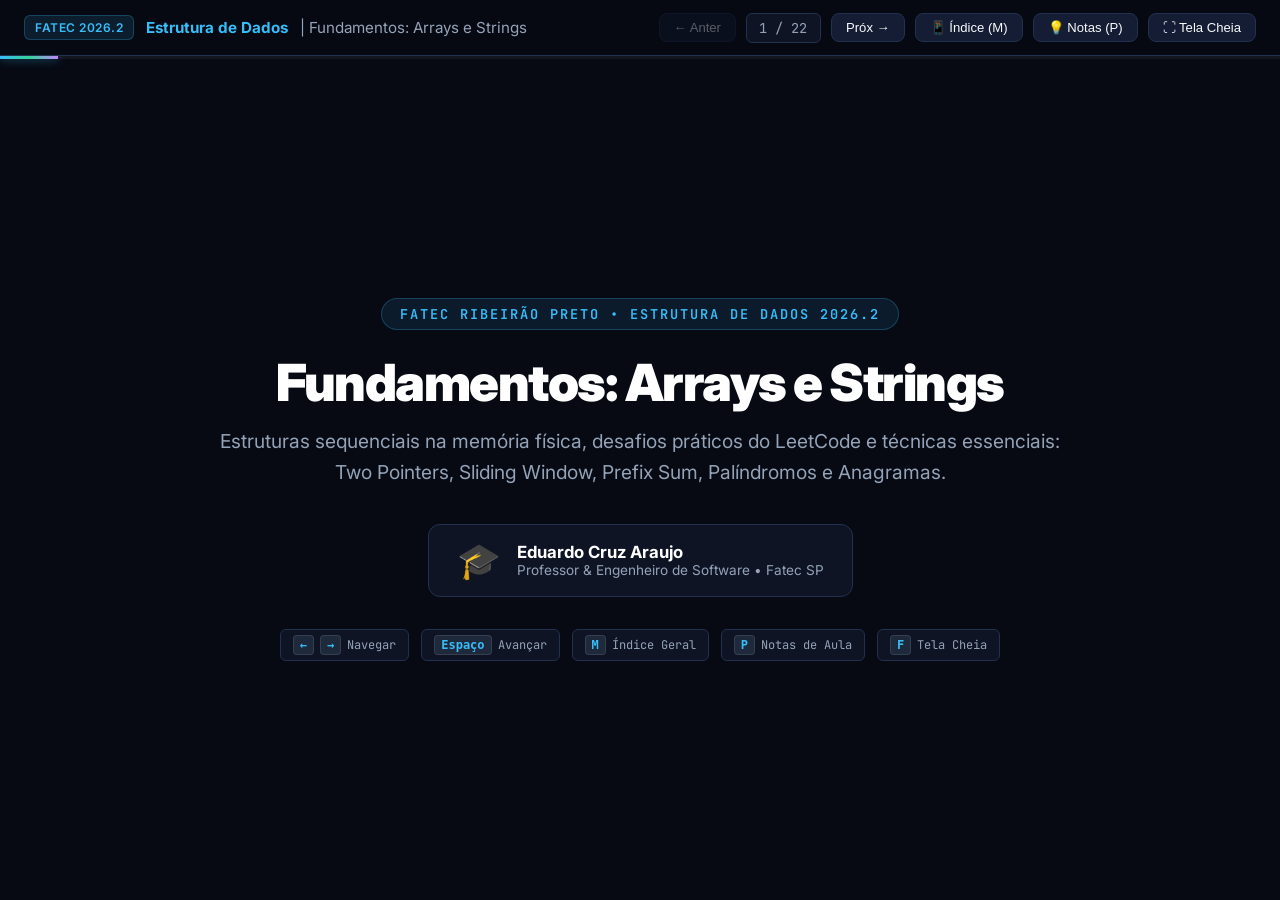
<file: 03-ed-fundamentos-arrays-e-strings/src/demo/index.html>
<!DOCTYPE html>
<html lang="pt-BR">
<head>
  <meta charset="UTF-8">
  <meta name="viewport" content="width=device-width, initial-scale=1.0">
  <title>Fundamentos: Arrays e Strings | Estrutura de Dados | Fatec</title>
  <link rel="preconnect" href="https://fonts.googleapis.com">
  <link rel="preconnect" href="https://fonts.gstatic.com" crossorigin>
  <link href="https://fonts.googleapis.com/css2?family=Fira+Code:wght@400;600&family=Inter:wght@400;500;600;700;800;900&family=JetBrains+Mono:wght@400;600;700&display=swap" rel="stylesheet">
  <link rel="stylesheet" href="styles.css">
</head>
<body>

  <!-- Top Application Navigation Bar -->
  <header class="app-header">
    <div class="brand">
      <span class="brand-badge">FATEC 2026.2</span>
      <span>Estrutura de Dados</span>
      <span style="color: var(--text-muted); font-weight: 400;">| Fundamentos: Arrays e Strings</span>
    </div>
    
    <div class="header-controls">
      <button class="btn-nav" id="btn-prev" title="Slide Anterior (Seta Esquerda)">← Anter</button>
      <span class="slide-counter" id="slide-counter">1 / 22</span>
      <button class="btn-nav" id="btn-next" title="Próximo Slide (Seta Direita / Espaço)">Próx →</button>
      <button class="btn-nav" id="btn-overview" title="Menu de Navegação (Teclas M)">📱 Índice (M)</button>
      <button class="btn-nav" id="btn-notes" title="Notas do Apresentador (Tecla P)">💡 Notas (P)</button>
      <button class="btn-nav" id="btn-fullscreen" title="Modo Tela Cheia (Tecla F)">⛶ Tela Cheia</button>
    </div>
  </header>

  <!-- Top Progress Bar -->
  <div class="progress-bar-container">
    <div class="progress-bar" id="progress-bar"></div>
  </div>

  <!-- Slides Viewport -->
  <main class="slides-viewport">

    <!-- SLIDE 1: CAPA -->
    <section class="slide slide-cover active">
      <span class="cover-badge">FATEC RIBEIRÃO PRETO • ESTRUTURA DE DADOS 2026.2</span>
      <h1 class="cover-title">Fundamentos: Arrays e Strings</h1>
      <p class="cover-subtitle">Estruturas sequenciais na memória física, desafios práticos do LeetCode e técnicas essenciais: Two Pointers, Sliding Window, Prefix Sum, Palíndromos e Anagramas.</p>
      
      <div class="author-box">
        <div style="font-size: 2.2rem;">🎓</div>
        <div class="author-info">
          <div class="author-name">Eduardo Cruz Araujo</div>
          <div class="author-meta">Professor & Engenheiro de Software • Fatec SP</div>
        </div>
      </div>

      <div class="keyboard-hints">
        <div class="kbd-pill"><kbd>←</kbd> <kbd>→</kbd> Navegar</div>
        <div class="kbd-pill"><kbd>Espaço</kbd> Avançar</div>
        <div class="kbd-pill"><kbd>M</kbd> Índice Geral</div>
        <div class="kbd-pill"><kbd>P</kbd> Notas de Aula</div>
        <div class="kbd-pill"><kbd>F</kbd> Tela Cheia</div>
      </div>
    </section>

    <!-- SLIDE 2: ARRAYS E A MEMÓRIA -->
    <section class="slide">
      <div class="slide-header">
        <span class="slide-tag">Arquitetura</span>
        <h2 class="slide-title">Arrays e a Disposição na Memória RAM</h2>
        <p class="slide-subtitle">Como posições contíguas garantem acesso imediato em tempo constante <i>O(1)</i>.</p>
      </div>

      <div class="grid-2">
        <div class="card card-highlight">
          <div class="card-title">📦 O Princípio da Contiguidade</div>
          <div class="card-body">
            <p>Um <strong>Array</strong> é armazenado em um bloco sequencial contínuo de endereços de memória.</p>
            <div style="background: #090d16; padding: 12px; border-radius: 8px; margin: 12px 0; font-family: var(--font-mono); font-size: 0.85rem; border-left: 3px solid var(--accent-cyan);">
              <strong>Fórmula de Endereçamento:</strong><br>
              <span style="color: var(--accent-emerald);">Endereço(arr[i]) = Base + (i &times; Tam_Byte)</span>
            </div>
            <p>Como a CPU executa apenas 1 multiplicação e 1 soma aritmética, o acesso indexado <code>arr[i]</code> é estritamente <strong>O(1)</strong>.</p>
          </div>
        </div>

        <div class="card">
          <div class="card-title">⚠️ O Custo do Deslocamento (Shift)</div>
          <div class="card-body">
            <p>Inserir ou remover itens no <strong>início ou meio</strong> quebra a contiguidade, exigindo mover todos os itens subsequentes:</p>
            <ul class="bullet-list" style="margin-top: 10px;">
              <li><code>arr.append(x)</code> / <code>arr.pop()</code>: <strong>O(1)</strong> (sem deslocamento)</li>
              <li><code>arr.insert(0, x)</code> / <code>arr.pop(0)</code>: <strong style="color: var(--accent-rose);">O(N)</strong> (desloca <i>N</i> elementos)</li>
            </ul>
          </div>
        </div>
      </div>

      <!-- Live Memory Addressing & Shift Simulator -->
      <div class="interactive-widget">
        <div class="widget-toolbar">
          <div class="toolbar-title">🧪 SIMULADOR: ENDEREÇAMENTO FÍSICO E DESLOCAMENTO (SHIFT)</div>
          <div class="toolbar-controls">
            <button class="btn-nav" id="btn-mem-access">🔍 Acessar Índice 3 (O(1))</button>
            <button class="btn-nav" id="btn-mem-insert">➕ Inserir no Início (O(N) Shift)</button>
            <button class="btn-nav" id="btn-mem-reset">🔄 Resetar Vetor</button>
          </div>
        </div>
        <div class="widget-body">
          <div class="array-container" id="mem-array-view"></div>
          <div class="status-box" id="mem-status-box">
            <span>Clique nos botões acima para simular a fórmula aritmética de acesso ou o deslocamento de memória.</span>
          </div>
        </div>
      </div>
    </section>

    <!-- SLIDE 3: ARRAYS ESTÁTICOS VS DINÂMICOS -->
    <section class="slide">
      <div class="slide-header">
        <span class="slide-tag">Alocação</span>
        <h2 class="slide-title">Arrays Estáticos vs Arrays Dinâmicos</h2>
        <p class="slide-subtitle">Como linguagens de alto nível (Python, Java, C++) expandem capacidade sob demanda.</p>
      </div>

      <div class="grid-2">
        <div class="card card-emerald">
          <div class="card-title">📊 Comparativo Arquitetural</div>
          <div class="card-body">
            <table class="data-table">
              <thead>
                <tr>
                  <th>Propriedade</th>
                  <th>Estático (C, Java[])</th>
                  <th>Dinâmico (Python `list`)</th>
                </tr>
              </thead>
              <tbody>
                <tr>
                  <td><strong>Tamanho</strong></td>
                  <td>Fixo na criação</td>
                  <td>Expansível em runtime</td>
                </tr>
                <tr>
                  <td><strong>Inserção Fim</strong></td>
                  <td>Limitada ao tamanho</td>
                  <td><code>O(1)</code> Amortizado</td>
                </tr>
                <tr>
                  <td><strong>Estratégia</strong></td>
                  <td>Bloco estrito</td>
                  <td>Buffer dobrado (2x)</td>
                </tr>
              </tbody>
            </table>
          </div>
        </div>

        <div class="card card-purple">
          <div class="card-title">🔄 O Segredo do Redimensionamento Amortizado</div>
          <div class="card-body">
            <p>Quando o buffer atinge a capacidade máxima <i>C</i>:</p>
            <ol style="margin-left: 20px; margin-top: 8px; line-height: 1.6;">
              <li>Aloca um novo bloco com o dobro da capacidade (2<i>C</i>).</li>
              <li>Copia os <i>N</i> elementos antigos para o novo endereço (<i>O(N)</i>).</li>
              <li>Libera o bloco antigo da memória.</li>
            </ol>
            <p style="margin-top: 10px; color: var(--accent-emerald);">✨ As <i>N</i> inserções baratas <i>O(1)</i> pagam antecipadamente a cópia cara ocasional.</p>
          </div>
        </div>
      </div>

      <!-- Dynamic Array Growth Simulator -->
      <div class="interactive-widget">
        <div class="widget-toolbar">
          <div class="toolbar-title">🧪 SIMULADOR: EXPANSÃO DO BUFFER DE UM ARRAY DINÂMICO</div>
          <div class="toolbar-controls">
            <button class="btn-nav active" id="btn-dyn-append">➕ Executar `append()`</button>
            <button class="btn-nav" id="btn-dyn-fill">🚀 Preencher 10 Elementos</button>
            <button class="btn-nav" id="btn-dyn-reset">🔄 Resetar Buffer</button>
          </div>
        </div>
        <div class="widget-body">
          <div style="display: flex; justify-content: space-between; margin-bottom: 12px; font-family: var(--font-mono); font-size: 0.85rem;">
            <span>Tamanho Atual (N): <strong id="dyn-size" style="color: var(--accent-cyan);">0</strong></span>
            <span>Capacidade Alocada (C): <strong id="dyn-cap" style="color: var(--accent-purple);">4</strong></span>
            <span>Custo da Última Operação: <strong id="dyn-cost" style="color: var(--accent-emerald);">O(1)</strong></span>
          </div>
          <div class="array-container" id="dyn-array-view"></div>
          <div class="status-box" id="dyn-status-box">
            <span>Adicione elementos para ver quando o redimensionamento e a cópia de memória ocorrem.</span>
          </div>
        </div>
      </div>
    </section>

    <!-- SLIDE 4: STRINGS E IMUTABILIDADE -->
    <section class="slide">
      <div class="slide-header">
        <span class="slide-tag">Strings</span>
        <h2 class="slide-title">Strings e a Armadilha da Imutabilidade</h2>
        <p class="slide-subtitle">Por que concatenar strings com <code>+</code> em laços gera complexidade quadrática <i>O(N<sup>2</sup>)</i>.</p>
      </div>

      <div class="grid-2">
        <div class="card card-highlight">
          <div class="card-title">⚠️ Concatenação Ingênua: O(N<sup>2</sup>)</div>
          <div class="card-body">
            <p>Em Python, strings são <strong>imutáveis</strong>. Fazer <code>s = s + ch</code> aloca uma nova string e copia todos os caracteres anteriores:</p>
            <div class="code-box" style="margin-top: 10px;">
              <div class="code-header"><span class="code-lang">Python (Lento)</span></div>
              <pre class="code-content"><span class="kw">def</span> <span class="fn">concat_bad</span>(words):
    result = <span class="str">""</span>
    <span class="kw">for</span> w <span class="kw">in</span> words:
        result = result + w  <span class="com"># Copia tudo de novo! O(N²)</span>
    <span class="kw">return</span> result</pre>
            </div>
          </div>
        </div>

        <div class="card card-emerald">
          <div class="card-title">🚀 A Solução Eficiente: `"".join()` O(N)</div>
          <div class="card-body">
            <p>Calcula o tamanho total prévio, aloca um único bloco na memória e copia cada pedaço em uma passada:</p>
            <div class="code-box" style="margin-top: 10px;">
              <div class="code-header"><span class="code-lang">Python (Ótimo)</span></div>
              <pre class="code-content"><span class="kw">def</span> <span class="fn">concat_good</span>(words):
    <span class="kw">return</span> <span class="str">""</span>.<span class="fn">join</span>(words)  <span class="com"># Alocação única! O(N)</span></pre>
            </div>
          </div>
        </div>
      </div>

      <!-- String Concat Benchmark Widget -->
      <div class="interactive-widget">
        <div class="widget-toolbar">
          <div class="toolbar-title">🧪 SIMULADOR: CONCATENAÇÃO EM LAÇO (+) VS "".join()</div>
          <div class="toolbar-controls">
            <button class="btn-nav" id="btn-str-100">N = 500 chars</button>
            <button class="btn-nav" id="btn-str-5k">N = 5.000 chars</button>
            <button class="btn-nav" id="btn-str-50k">N = 50.000 chars</button>
            <button class="btn-nav active" id="btn-str-run">▶️ Rodar Comparativo</button>
          </div>
        </div>
        <div class="widget-body">
          <div class="grid-2" style="margin-top: 0;">
            <div class="card" style="background: #090d16;">
              <div style="font-weight: 700; color: var(--accent-rose); margin-bottom: 6px;">Operação `s = s + ch` (O(N<sup>2</sup>))</div>
              <div style="font-size: 0.85rem; color: var(--text-dim);">Cópias de caracteres na RAM: <strong id="str-bad-copies" style="color: #fff;">--</strong></div>
              <div style="font-size: 0.85rem; color: var(--text-dim); margin-top: 4px;">Tempo estimado: <strong id="str-bad-time" style="color: var(--accent-rose);">--</strong></div>
            </div>
            <div class="card" style="background: #090d16;">
              <div style="font-weight: 700; color: var(--accent-emerald); margin-bottom: 6px;">Operação `"".join(lista)` (O(N))</div>
              <div style="font-size: 0.85rem; color: var(--text-dim);">Cópias de caracteres na RAM: <strong id="str-good-copies" style="color: #fff;">--</strong></div>
              <div style="font-size: 0.85rem; color: var(--text-dim); margin-top: 4px;">Tempo estimado: <strong id="str-good-time" style="color: var(--accent-emerald);">--</strong></div>
            </div>
          </div>
        </div>
      </div>
    </section>

    <!-- SLIDE 5: DESAFIO LEETCODE 167 -->
    <section class="slide">
      <div class="slide-header">
        <span class="slide-tag">Desafio LeetCode</span>
        <h2 class="slide-title">Problema: Two Sum II - Array Já Ordenado</h2>
        <p class="slide-subtitle">Como encontrar o par de elementos sem força bruta e sem memória extra?</p>
      </div>

      <div class="problem-card">
        <div class="problem-header">
          <div class="problem-badges">
            <a href="https://leetcode.com/problems/two-sum-ii-input-array-is-sorted/" target="_blank" class="leetcode-badge">
              <span>LeetCode #167</span>
            </a>
            <span class="diff-pill diff-med">Médio / Fácil</span>
          </div>
          <span style="font-family: var(--font-mono); font-size: 0.8rem; color: var(--text-dim);">Tópico: Two Pointers Convergentes</span>
        </div>

        <div class="problem-statement">
          Dado um array de inteiros <code>numbers</code> que <strong>já está ordenado em ordem crescente</strong>, encontre dois números que somem exatamente o valor <code>target</code>. Retorne os índices dos dois números.
        </div>

        <div class="example-box">
          <strong>Exemplo:</strong> <code>numbers = [2, 7, 11, 15]</code>, <code>target = 9</code><br>
          <strong>Saída:</strong> <code>[0, 1]</code> (ou <code>[1, 2]</code> em 1-based) &rarr; pois <code>numbers[0] + numbers[1] = 2 + 7 = 9</code>.
        </div>

        <div class="reflection-box">
          <div class="reflection-title">💬 Ponto de Discussão para a Turma:</div>
          <div class="reflection-body">
            1. A <strong>força bruta</strong> com dois laços aninhados testa todos os pares com custo <i>O(N<sup>2</sup>)</i>.<br>
            2. Uma <strong>tabela hash (dicionário)</strong> resolveria em <i>O(N)</i> tempo, mas consumiria <i>O(N)</i> de memória auxiliar.<br>
            3. <strong>Pergunta:</strong> Como podemos aproveitar que o vetor <strong>já vem ordenado</strong> para resolver com <strong>tempo linear <i>O(N)</i> e espaço estritamente constante <i>O(1)</i></strong>?
          </div>
        </div>
      </div>
    </section>

    <!-- SLIDE 6: TÉCNICA DOIS PONTEIROS CONVERGENTES + SIMULADOR -->
    <section class="slide">
      <div class="slide-header">
        <span class="slide-tag">Técnica & Solução</span>
        <h2 class="slide-title">Técnica: Dois Ponteiros Convergentes</h2>
        <p class="slide-subtitle">Solução ótima em <i>O(N)</i> tempo e <i>O(1)</i> espaço auxiliar.</p>
      </div>

      <div class="grid-2">
        <div class="card card-highlight">
          <div class="card-title">💡 A Lógica Determinística</div>
          <div class="card-body">
            <p>Posicionamos <code>left = 0</code> no menor valor e <code>right = N - 1</code> no maior valor:</p>
            <ul class="bullet-list" style="margin-top: 10px;">
              <li>Se <code>nums[left] + nums[right] == target</code>: <strong style="color: var(--accent-emerald);">Par encontrado!</strong></li>
              <li>Se <code>soma &lt; target</code>: Precisamos de soma maior &rarr; avança <code>left += 1</code>.</li>
              <li>Se <code>soma &gt; target</code>: Precisamos de soma menor &rarr; recua <code>right -= 1</code>.</li>
            </ul>
          </div>
        </div>

        <div class="code-box">
          <div class="code-header"><span class="code-lang">Python • O(N) Tempo / O(1) Espaço</span></div>
          <pre class="code-content"><span class="kw">def</span> <span class="fn">two_sum_sorted</span>(nums, target):
    left, right = <span class="num">0</span>, <span class="fn">len</span>(nums) - <span class="num">1</span>
    <span class="kw">while</span> left &lt; right:
        current_sum = nums[left] + nums[right]
        <span class="kw">if</span> current_sum == target:
            <span class="kw">return</span> (left, right)
        <span class="kw">elif</span> current_sum &lt; target:
            left += <span class="num">1</span>
        <span class="kw">else</span>:
            right -= <span class="num">1</span>
    <span class="kw">return</span> <span class="kw">None</span></pre>
        </div>
      </div>

      <!-- Two Pointers Simulator -->
      <div class="interactive-widget">
        <div class="widget-toolbar">
          <div class="toolbar-title">🧪 SIMULADOR: CONVERGÊNCIA DOS PONTEIROS (TARGET = 13)</div>
          <div class="toolbar-controls">
            <button class="btn-nav active" id="btn-tp-step">👣 Próximo Passo</button>
            <button class="btn-nav" id="btn-tp-auto">▶️ Auto Play</button>
            <button class="btn-nav" id="btn-tp-reset">🔄 Resetar</button>
          </div>
        </div>
        <div class="widget-body">
          <div class="array-container" id="tp-array-view"></div>
          
          <div class="grid-3" style="margin-top: 10px;">
            <div class="card" style="background: #090d16; padding: 12px;">
              <div style="font-size: 0.78rem; color: var(--text-dim);">Ponteiro Esquerdo (`left`):</div>
              <strong id="tp-val-left" style="color: var(--accent-cyan); font-size: 1.1rem;">Índice 0 (Valor: 1)</strong>
            </div>
            <div class="card" style="background: #090d16; padding: 12px;">
              <div style="font-size: 0.78rem; color: var(--text-dim);">Ponteiro Direito (`right`):</div>
              <strong id="tp-val-right" style="color: var(--accent-purple); font-size: 1.1rem;">Índice 7 (Valor: 20)</strong>
            </div>
            <div class="card" style="background: #090d16; padding: 12px;">
              <div style="font-size: 0.78rem; color: var(--text-dim);">Soma Atual vs Target:</div>
              <strong id="tp-val-sum" style="color: var(--accent-amber); font-size: 1.1rem;">1 + 20 = 21 (&gt; 13)</strong>
            </div>
          </div>

          <div class="status-box" id="tp-status-box">
            <span>Clique em "Próximo Passo" para iniciar a busca.</span>
          </div>
        </div>
      </div>
    </section>

    <!-- SLIDE 7: DESAFIO LEETCODE 26 -->
    <section class="slide">
      <div class="slide-header">
        <span class="slide-tag">Desafio LeetCode</span>
        <h2 class="slide-title">Problema: Remover Duplicatas de Vetor Ordenado</h2>
        <p class="slide-subtitle">Como modificar o array in-place sem alocar listas extras e sem custo de shift <i>O(N<sup>2</sup>)</i>?</p>
      </div>

      <div class="problem-card">
        <div class="problem-header">
          <div class="problem-badges">
            <a href="https://leetcode.com/problems/remove-duplicates-from-sorted-array/" target="_blank" class="leetcode-badge">
              <span>LeetCode #26</span>
            </a>
            <span class="diff-pill diff-easy">Fácil</span>
          </div>
          <span style="font-family: var(--font-mono); font-size: 0.8rem; color: var(--text-dim);">Tópico: Dois Ponteiros In-Place</span>
        </div>

        <div class="problem-statement">
          Dado um array de inteiros ordenado <code>nums</code>, remova os elementos duplicados <strong>in-place</strong> de forma que cada elemento único apareça apenas uma vez. Retorne o novo comprimento <code>k</code>. O prefixo <code>nums[0...k-1]</code> deve conter os elementos únicos.
        </div>

        <div class="example-box">
          <strong>Exemplo:</strong> <code>nums = [1, 1, 2, 2, 3]</code><br>
          <strong>Saída:</strong> Retorna <code>3</code>, e os primeiros 3 elementos de <code>nums</code> passam a ser <code>[1, 2, 3]</code>.
        </div>

        <div class="reflection-box">
          <div class="reflection-title">💬 Ponto de Discussão para a Turma:</div>
          <div class="reflection-body">
            1. Se usássemos <code>nums.pop(i)</code> a cada elemento repetido, cada remoção deslocaria os elementos à direita (custo <i>O(N)</i> por remoção), resultando em <strong><i>O(N<sup>2</sup>)</i></strong>!<br>
            2. Se usássemos <code>set(nums)</code>, gastaríamos <i>O(N)</i> de memória auxiliar.<br>
            3. <strong>Pergunta:</strong> Como usar dois ponteiros na mesma direção para sobrescrever o próprio array em tempo <strong><i>O(N)</i></strong> e memória <strong><i>O(1)</i></strong>?
          </div>
        </div>
      </div>
    </section>

    <!-- SLIDE 8: TÉCNICA PONTEIROS RÁPIDO E LENTO -->
    <section class="slide">
      <div class="slide-header">
        <span class="slide-tag">Técnica & Solução</span>
        <h2 class="slide-title">Técnica: Dois Ponteiros Rápido e Lento (In-Place)</h2>
        <p class="slide-subtitle">Sobrescrevendo posições no próprio vetor sem criar estruturas intermediárias.</p>
      </div>

      <div class="grid-2">
        <div class="card card-purple">
          <div class="card-title">📝 LeetCode #26: Remover Duplicados</div>
          <div class="card-body">
            <p>O ponteiro <code>slow</code> marca o último elemento único confirmado. O ponteiro <code>fast</code> busca novidades:</p>
            <div class="code-box" style="margin-top: 10px;">
              <div class="code-header"><span class="code-lang">Python O(N) Tempo / O(1) Espaço</span></div>
              <pre class="code-content"><span class="kw">def</span> <span class="fn">remove_duplicates</span>(nums):
    <span class="kw">if not</span> nums: <span class="kw">return</span> <span class="num">0</span>
    slow = <span class="num">0</span>
    <span class="kw">for</span> fast <span class="kw">in</span> <span class="fn">range</span>(<span class="num">1</span>, <span class="fn">len</span>(nums)):
        <span class="kw">if</span> nums[fast] != nums[slow]:
            slow += <span class="num">1</span>
            nums[slow] = nums[fast]  <span class="com"># Grava elemento</span>
    <span class="kw">return</span> slow + <span class="num">1</span></pre>
            </div>
          </div>
        </div>

        <div class="card card-emerald">
          <div class="card-title">🔄 LeetCode #283: Mover Zeros</div>
          <div class="card-body">
            <p>Agrupa todos os elementos diferentes de zero à esquerda e empurra os zeros para a direita:</p>
            <div class="code-box" style="margin-top: 10px;">
              <div class="code-header"><span class="code-lang">Python O(N) Tempo / O(1) Espaço</span></div>
              <pre class="code-content"><span class="kw">def</span> <span class="fn">move_zeroes</span>(nums):
    slow = <span class="num">0</span>
    <span class="kw">for</span> fast <span class="kw">in</span> <span class="fn">range</span>(<span class="fn">len</span>(nums)):
        <span class="kw">if</span> nums[fast] != <span class="num">0</span>:
            nums[slow], nums[fast] = nums[fast], nums[slow]
            slow += <span class="num">1</span>
    <span class="kw">return</span> nums</pre>
            </div>
          </div>
        </div>
      </div>
    </section>

    <!-- SLIDE 9: DESAFIO LEETCODE 643 -->
    <section class="slide">
      <div class="slide-header">
        <span class="slide-tag">Desafio LeetCode</span>
        <h2 class="slide-title">Problema: Subarray de Tamanho Fixo com Maior Média</h2>
        <p class="slide-subtitle">Como evitar recalcular somas de fatias contíguas do zero?</p>
      </div>

      <div class="problem-card">
        <div class="problem-header">
          <div class="problem-badges">
            <a href="https://leetcode.com/problems/maximum-average-subarray-i/" target="_blank" class="leetcode-badge">
              <span>LeetCode #643</span>
            </a>
            <span class="diff-pill diff-easy">Fácil</span>
          </div>
          <span style="font-family: var(--font-mono); font-size: 0.8rem; color: var(--text-dim);">Tópico: Janela Deslizante Fixa</span>
        </div>

        <div class="problem-statement">
          Dado um array <code>nums</code> composto por <i>n</i> inteiros e um inteiro <code>k</code>, encontre um subarray contíguo de tamanho exatamente <code>k</code> que possua a <strong>maior média de valor</strong> e retorne esse valor.
        </div>

        <div class="example-box">
          <strong>Exemplo:</strong> <code>nums = [1, 12, -5, -6, 50, 3]</code>, <code>k = 4</code><br>
          • Janela 1: <code>[1, 12, -5, -6]</code> &rarr; Soma = 2<br>
          • Janela 2: <code>[12, -5, -6, 50]</code> &rarr; Soma = 51 ⭐ &rarr; Média = <code>51 / 4 = 12.75</code>
        </div>

        <div class="reflection-box">
          <div class="reflection-title">💬 Ponto de Discussão para a Turma:</div>
          <div class="reflection-body">
            1. Fazer um laço de tamanho <i>K</i> para cada uma das (<i>N &minus; K</i>) posições custaria <strong><i>O(N &times; K)</i></strong>.<br>
            2. <strong>Pergunta:</strong> Ao mover a janela 1 posição para o lado, quais elementos realmente mudam na soma total? Como fazer essa transição em tempo constante <strong><i>O(1)</i></strong>?
          </div>
        </div>
      </div>
    </section>

    <!-- SLIDE 10: TÉCNICA JANELA DESLIZANTE FIXA + SIMULADOR -->
    <section class="slide">
      <div class="slide-header">
        <span class="slide-tag">Técnica & Solução</span>
        <h2 class="slide-title">Técnica: Janela Deslizante de Tamanho Fixo</h2>
        <p class="slide-subtitle">Atualização do estado da janela em <i>O(1)</i> por deslocamento (+ novo, &minus; antigo).</p>
      </div>

      <div class="grid-2">
        <div class="card card-highlight">
          <div class="card-title">🪟 Transição em Tempo Constante</div>
          <div class="card-body">
            <p>Calculamos a primeira janela de tamanho <i>K</i>. Para cada passo subsequente:</p>
            <div style="background: #090d16; padding: 12px; border-radius: 8px; margin: 10px 0; font-family: var(--font-mono); font-size: 0.85rem;">
              <span style="color: var(--accent-emerald);">+ Entra elemento da direita (nums[right])</span><br>
              <span style="color: var(--accent-rose);">&minus; Sai elemento da esquerda (nums[left])</span>
            </div>
            <p>A complexidade total cai de <i>O(N &times; K)</i> para <strong><i>O(N)</i></strong>!</p>
          </div>
        </div>

        <div class="code-box">
          <div class="code-header"><span class="code-lang">Python • O(N) Tempo / O(1) Espaço</span></div>
          <pre class="code-content"><span class="kw">def</span> <span class="fn">find_max_average</span>(nums, k):
    window_sum = <span class="fn">sum</span>(nums[:k])
    max_sum = window_sum
    <span class="kw">for</span> right <span class="kw">in</span> <span class="fn">range</span>(k, <span class="fn">len</span>(nums)):
        left = right - k
        window_sum += nums[right] - nums[left]
        <span class="kw">if</span> window_sum &gt; max_sum:
            max_sum = window_sum
    <span class="kw">return</span> max_sum / k</pre>
        </div>
      </div>

      <!-- Sliding Window Simulator -->
      <div class="interactive-widget">
        <div class="widget-toolbar">
          <div class="toolbar-title">🧪 SIMULADOR: SUBARRAY DE TAMANHO K = 3 COM SOMA MÁXIMA</div>
          <div class="toolbar-controls">
            <button class="btn-nav active" id="btn-sw-step">👣 Deslizar Janela</button>
            <button class="btn-nav" id="btn-sw-auto">▶️ Auto Play</button>
            <button class="btn-nav" id="btn-sw-reset">🔄 Resetar</button>
          </div>
        </div>
        <div class="widget-body">
          <div class="array-container" id="sw-array-view"></div>
          
          <div class="grid-3" style="margin-top: 10px;">
            <div class="card" style="background: #090d16; padding: 12px;">
              <div style="font-size: 0.78rem; color: var(--text-dim);">Janela Atual [L ... R]:</div>
              <strong id="sw-val-window" style="color: var(--accent-amber); font-size: 1.1rem;">[ 2, 1, 5 ]</strong>
            </div>
            <div class="card" style="background: #090d16; padding: 12px;">
              <div style="font-size: 0.78rem; color: var(--text-dim);">Cálculo O(1) da Transição:</div>
              <strong id="sw-val-calc" style="color: var(--accent-cyan); font-size: 1.1rem;">Soma Inicial: 8</strong>
            </div>
            <div class="card" style="background: #090d16; padding: 12px;">
              <div style="font-size: 0.78rem; color: var(--text-dim);">Soma Máxima Encontrada:</div>
              <strong id="sw-val-max" style="color: var(--accent-emerald); font-size: 1.1rem;">Max = 8</strong>
            </div>
          </div>

          <div class="status-box" id="sw-status-box">
            <span>Clique em "Deslizar Janela" para ver as operações de adição (+) e subtração (&minus;) em O(1).</span>
          </div>
        </div>
      </div>
    </section>

    <!-- SLIDE 11: DESAFIO LEETCODE 209 -->
    <section class="slide">
      <div class="slide-header">
        <span class="slide-tag">Desafio LeetCode</span>
        <h2 class="slide-title">Problema: Menor Subarray com Soma &ge; S</h2>
        <p class="slide-subtitle">Como encontrar o tamanho ótimo quando o comprimento da janela é variável?</p>
      </div>

      <div class="problem-card">
        <div class="problem-header">
          <div class="problem-badges">
            <a href="https://leetcode.com/problems/minimum-size-subarray-sum/" target="_blank" class="leetcode-badge">
              <span>LeetCode #209</span>
            </a>
            <span class="diff-pill diff-med">Médio</span>
          </div>
          <span style="font-family: var(--font-mono); font-size: 0.8rem; color: var(--text-dim);">Tópico: Janela Deslizante Dinâmica</span>
        </div>

        <div class="problem-statement">
          Dado um array de inteiros positivos <code>nums</code> e um inteiro positivo <code>target</code>, retorne o <strong>comprimento mínimo</strong> de um subarray contíguo cuja soma seja maior ou igual a <code>target</code>. Se não existir, retorne <code>0</code>.
        </div>

        <div class="example-box">
          <strong>Exemplo:</strong> <code>target = 7</code>, <code>nums = [2, 3, 1, 2, 4, 3]</code><br>
          • Subarray <code>[2, 3, 1, 2]</code> tem soma 8 &ge; 7 (tam 4)<br>
          • Subarray <code>[4, 3]</code> tem soma 7 &ge; 7 (tam 2) ⭐ &rarr; Resposta: <code>2</code>.
        </div>

        <div class="reflection-box">
          <div class="reflection-title">💬 Ponto de Discussão para a Turma:</div>
          <div class="reflection-body">
            1. Como o tamanho da janela não é fixo, testar todas as combinações de início e fim custaria <i>O(N<sup>2</sup>)</i>.<br>
            2. <strong>Pergunta:</strong> Como expandir a borda direita até bater a meta e encolher a borda esquerda para encontrar o menor tamanho possível em tempo linear <strong><i>O(N)</i></strong>?
          </div>
        </div>
      </div>
    </section>

    <!-- SLIDE 12: TÉCNICA JANELA DINÂMICA -->
    <section class="slide">
      <div class="slide-header">
        <span class="slide-tag">Técnica & Solução</span>
        <h2 class="slide-title">Técnica: Janela Deslizante Dinâmica (Expand & Shrink)</h2>
        <p class="slide-subtitle">Controle coordenado de duas bordas com análise amortizada <i>O(N)</i>.</p>
      </div>

      <div class="grid-2">
        <div class="card card-purple">
          <div class="card-title">📏 Mecânica do Expand & Shrink</div>
          <div class="card-body">
            <p>1. <strong>Expandir:</strong> Avança <code>right</code> adicionando elementos até que a condição seja satisfeita (<code>current_sum &ge; target</code>).</p>
            <p style="margin-top: 8px;">2. <strong>Encolher:</strong> Enquanto a condição for válida, tenta avançar <code>left</code> para minimizar a janela.</p>
            <p style="margin-top: 10px; color: var(--accent-emerald);">⚡ Como <code>left</code> e <code>right</code> avançam no máximo <i>N</i> vezes cada, o tempo total é estritamente <strong><i>O(N)</i></strong>.</p>
          </div>
        </div>

        <div class="code-box">
          <div class="code-header"><span class="code-lang">Python O(N) Tempo / O(1) Espaço</span></div>
          <pre class="code-content"><span class="kw">def</span> <span class="fn">min_subarray_len</span>(target, nums):
    left, current_sum = <span class="num">0</span>, <span class="num">0</span>
    min_len = <span class="fn">float</span>(<span class="str">'inf'</span>)
    
    <span class="kw">for</span> right <span class="kw">in</span> <span class="fn">range</span>(<span class="fn">len</span>(nums)):
        current_sum += nums[right]  <span class="com"># Expande</span>
        
        <span class="kw">while</span> current_sum &gt;= target:  <span class="com"># Encolhe</span>
            min_len = <span class="fn">min</span>(min_len, right - left + <span class="num">1</span>)
            current_sum -= nums[left]
            left += <span class="num">1</span>
            
    <span class="kw">return</span> min_len <span class="kw">if</span> min_len != <span class="fn">float</span>(<span class="str">'inf'</span>) <span class="kw">else</span> <span class="num">0</span></pre>
        </div>
      </div>
    </section>

    <!-- SLIDE 13: DESAFIO LEETCODE 303 -->
    <section class="slide">
      <div class="slide-header">
        <span class="slide-tag">Desafio LeetCode</span>
        <h2 class="slide-title">Problema: Consultas de Soma de Intervalo (Range Sum)</h2>
        <p class="slide-subtitle">Como responder a milhares de perguntas de soma de fatias em tempo instantâneo <i>O(1)</i>?</p>
      </div>

      <div class="problem-card">
        <div class="problem-header">
          <div class="problem-badges">
            <a href="https://leetcode.com/problems/range-sum-query-immutable/" target="_blank" class="leetcode-badge">
              <span>LeetCode #303</span>
            </a>
            <span class="diff-pill diff-easy">Fácil</span>
          </div>
          <span style="font-family: var(--font-mono); font-size: 0.8rem; color: var(--text-dim);">Tópico: Prefix Sum (Soma de Prefixos)</span>
        </div>

        <div class="problem-statement">
          Dado um array de inteiros <code>nums</code>, responda a <strong>múltiplas consultas de soma</strong> do intervalo <code>[L, R]</code>, calculando a soma dos elementos de <code>nums[L]</code> até <code>nums[R]</code> inclusive.
        </div>

        <div class="example-box">
          <strong>Cenário de Escala:</strong> Array com <i>N</i> = 100.000 elementos e <i>Q</i> = 100.000 consultas.<br>
          • Se cada consulta fizer um loop de <i>L</i> até <i>R</i> &rarr; Custo total: <i>O(Q &times; N)</i> = <strong>10.000.000.000 operações</strong> (&rarr; Time Limit Exceeded!).
        </div>

        <div class="reflection-box">
          <div class="reflection-title">💬 Ponto de Discussão para a Turma:</div>
          <div class="reflection-body">
            1. Podemos gastar um pré-processamento inicial de <i>O(N)</i> para acumular as somas.<br>
            2. <strong>Pergunta:</strong> Como usar essa tabela acumulada para responder a <strong>qualquer consulta em uma única subtração aritmética de tempo <i>O(1)</i></strong>?
          </div>
        </div>
      </div>
    </section>

    <!-- SLIDE 14: TÉCNICA PREFIX SUM + SIMULADOR -->
    <section class="slide">
      <div class="slide-header">
        <span class="slide-tag">Técnica & Solução</span>
        <h2 class="slide-title">Técnica: Vetor de Soma de Prefixos (Prefix Sum)</h2>
        <p class="slide-subtitle">Consultas de intervalo respondidas em <i>O(1)</i> através da fórmula <i>P[R] &minus; P[L&minus;1]</i>.</p>
      </div>

      <div class="grid-2">
        <div class="card card-highlight">
          <div class="card-title">⚡ A Dedução da Fórmula</div>
          <div class="card-body">
            <p>Construímos o vetor acumulado: <code>P[i] = P[i-1] + nums[i]</code>.</p>
            <div style="background: #090d16; padding: 12px; border-radius: 8px; margin: 10px 0; font-family: var(--font-mono); font-size: 0.9rem; border-left: 3px solid var(--accent-cyan);">
              <span style="color: var(--accent-emerald);">Soma(L, R) = P[R] &minus; P[L &minus; 1]</span> &nbsp; (se L &gt; 0)<br>
              <span style="color: var(--accent-emerald);">Soma(0, R) = P[R]</span> &nbsp; (se L = 0)
            </div>
            <p>Total para <i>Q</i> consultas: <strong><i>O(N + Q)</i></strong> em vez de <i>O(Q &times; N)</i>!</p>
          </div>
        </div>

        <div class="code-box">
          <div class="code-header"><span class="code-lang">Python • LeetCode #303</span></div>
          <pre class="code-content"><span class="kw">class</span> <span class="typ">NumArray</span>:
    <span class="kw">def</span> <span class="fn">__init__</span>(self, nums: <span class="typ">list</span>[<span class="typ">int</span>]):
        self.prefix = [<span class="num">0</span>] * <span class="fn">len</span>(nums)
        <span class="kw">if</span> nums:
            self.prefix[<span class="num">0</span>] = nums[<span class="num">0</span>]
            <span class="kw">for</span> i <span class="kw">in</span> <span class="fn">range</span>(<span class="num">1</span>, <span class="fn">len</span>(nums)):
                self.prefix[i] = self.prefix[i - <span class="num">1</span>] + nums[i]
                
    <span class="kw">def</span> <span class="fn">sumRange</span>(self, left: <span class="typ">int</span>, right: <span class="typ">int</span>) -&gt; <span class="typ">int</span>:
        <span class="kw">if</span> left == <span class="num">0</span>: <span class="kw">return</span> self.prefix[right]
        <span class="kw">return</span> self.prefix[right] - self.prefix[left - <span class="num">1</span>]</pre>
        </div>
      </div>

      <!-- Prefix Sum Interactive Simulator -->
      <div class="interactive-widget">
        <div class="widget-toolbar">
          <div class="toolbar-title">🧪 SIMULADOR: SELETOR DE RANGE [L, R]</div>
          <div class="toolbar-controls">
            <div class="range-slider-group">
              <label>L: <span class="slider-val" id="ps-l-val">1</span></label>
              <input type="range" id="ps-l-slider" min="0" max="5" value="1">
            </div>
            <div class="range-slider-group">
              <label>R: <span class="slider-val" id="ps-r-val">4</span></label>
              <input type="range" id="ps-r-slider" min="0" max="5" value="4">
            </div>
          </div>
        </div>
        <div class="widget-body">
          <div style="font-size: 0.85rem; color: var(--text-muted); margin-bottom: 6px;">Vetor Original A:</div>
          <div class="array-container" id="ps-arr-view"></div>

          <div style="font-size: 0.85rem; color: var(--text-muted); margin-top: 10px; margin-bottom: 6px;">Vetor de Prefix Sum P:</div>
          <div class="array-container" id="ps-prefix-view"></div>

          <div class="grid-2" style="margin-top: 14px;">
            <div class="card" style="background: #090d16; padding: 12px;">
              <div style="font-size: 0.78rem; color: var(--text-dim);">Fórmula Prefix Sum:</div>
              <strong id="ps-calc-display" style="color: var(--accent-cyan); font-size: 1.05rem;">P[4] - P[0] = 15 - 3 = 12</strong>
            </div>
            <div class="card" style="background: #090d16; padding: 12px;">
              <div style="font-size: 0.78rem; color: var(--text-dim);">Conferência Manual (Soma Direta):</div>
              <strong id="ps-manual-display" style="color: var(--accent-emerald); font-size: 1.05rem;">A[1] + A[2] + A[3] + A[4] = 2 + 4 + 5 + 1 = 12</strong>
            </div>
          </div>
        </div>
      </div>
    </section>

    <!-- SLIDE 15: DESAFIO LEETCODE 125 -->
    <section class="slide">
      <div class="slide-header">
        <span class="slide-tag">Desafio LeetCode</span>
        <h2 class="slide-title">Problema: Verificação de Palíndromo</h2>
        <p class="slide-subtitle">Como validar palíndromos com pontuação sem gastar memória alocando novas strings?</p>
      </div>

      <div class="problem-card">
        <div class="problem-header">
          <div class="problem-badges">
            <a href="https://leetcode.com/problems/valid-palindrome/" target="_blank" class="leetcode-badge">
              <span>LeetCode #125</span>
            </a>
            <span class="diff-pill diff-easy">Fácil</span>
          </div>
          <span style="font-family: var(--font-mono); font-size: 0.8rem; color: var(--text-dim);">Tópico: Strings & Dois Ponteiros In-Place</span>
        </div>

        <div class="problem-statement">
          Uma frase é um <strong>palíndromo</strong> se, após converter maiúsculas em minúsculas e remover caracteres não-alfanuméricos, ela for lida da mesma forma para frente e para trás.
        </div>

        <div class="example-box">
          <strong>Exemplo 1:</strong> <code>s = "A man, a plan, a canal: Panama"</code> &rarr; Retorna <code>True</code><br>
          <strong>Exemplo 2:</strong> <code>s = "race a car"</code> &rarr; Retorna <code>False</code>
        </div>

        <div class="reflection-box">
          <div class="reflection-title">💬 Ponto de Discussão para a Turma:</div>
          <div class="reflection-body">
            1. Criar uma nova string filtrada na memória consome <i>O(N)</i> de memória auxiliar.<br>
            2. <strong>Pergunta:</strong> Como usar dois ponteiros opostos que pulam espaços e pontuações na string original para alcançar <strong><i>O(N)</i> de tempo e estritamente <i>O(1)</i> de memória</strong>?
          </div>
        </div>
      </div>
    </section>

    <!-- SLIDE 16: TÉCNICA PALÍNDROMOS IN-PLACE -->
    <section class="slide">
      <div class="slide-header">
        <span class="slide-tag">Técnica & Solução</span>
        <h2 class="slide-title">Técnica: Palíndromos com Dois Ponteiros In-Place</h2>
        <p class="slide-subtitle">Validação com memória auxiliar <i>O(1)</i> pulando caracteres não-alfanuméricos.</p>
      </div>

      <div class="grid-2">
        <div class="card card-highlight">
          <div class="card-title">🛡️ Ponteiros Opostos com `isalnum()`</div>
          <div class="card-body">
            <p>O ponteiro <code>left</code> avança enquanto não for letra/dígito, e <code>right</code> recua enquanto não for letra/dígito.</p>
            <p style="margin-top: 10px;">Comparamos os caracteres em minúsculo <code>s[left].lower() == s[right].lower()</code> sem alocar nenhuma string auxiliar na RAM!</p>
          </div>
        </div>

        <div class="code-box">
          <div class="code-header"><span class="code-lang">Python • LeetCode #125 O(N) Tempo / O(1) Espaço</span></div>
          <pre class="code-content"><span class="kw">def</span> <span class="fn">is_palindrome</span>(s: <span class="typ">str</span>) -&gt; <span class="typ">bool</span>:
    left, right = <span class="num">0</span>, <span class="fn">len</span>(s) - <span class="num">1</span>
    <span class="kw">while</span> left &lt; right:
        <span class="kw">while</span> left &lt; right <span class="kw">and not</span> s[left].<span class="fn">isalnum</span>():
            left += <span class="num">1</span>
        <span class="kw">while</span> left &lt; right <span class="kw">and not</span> s[right].<span class="fn">isalnum</span>():
            right -= <span class="num">1</span>
            
        <span class="kw">if</span> s[left].<span class="fn">lower</span>() != s[right].<span class="fn">lower</span>():
            <span class="kw">return False</span>
        left += <span class="num">1</span>
        right -= <span class="num">1</span>
    <span class="kw">return True</span></pre>
        </div>
      </div>
    </section>

    <!-- SLIDE 17: DESAFIO LEETCODE 242 -->
    <section class="slide">
      <div class="slide-header">
        <span class="slide-tag">Desafio LeetCode</span>
        <h2 class="slide-title">Problema: Verificação de Anagramas</h2>
        <p class="slide-subtitle">Qual é a forma mais eficiente de validar se duas palavras têm exatamente as mesmas letras?</p>
      </div>

      <div class="problem-card">
        <div class="problem-header">
          <div class="problem-badges">
            <a href="https://leetcode.com/problems/valid-anagram/" target="_blank" class="leetcode-badge">
              <span>LeetCode #242</span>
            </a>
            <span class="diff-pill diff-easy">Fácil</span>
          </div>
          <span style="font-family: var(--font-mono); font-size: 0.8rem; color: var(--text-dim);">Tópico: Contagem de Frequência</span>
        </div>

        <div class="problem-statement">
          Dadas duas strings <code>s</code> e <code>t</code>, retorne <code>true</code> se <code>t</code> for um <strong>anagrama</strong> de <code>s</code>, e <code>false</code> caso contrário. Um anagrama usa todas as letras originais exatamente o mesmo número de vezes.
        </div>

        <div class="example-box">
          <strong>Exemplo 1:</strong> <code>s = "anagram"</code>, <code>t = "nagaram"</code> &rarr; Retorna <code>True</code><br>
          <strong>Exemplo 2:</strong> <code>s = "rat"</code>, <code>t = "car"</code> &rarr; Retorna <code>False</code>
        </div>

        <div class="reflection-box">
          <div class="reflection-title">💬 Ponto de Discussão para a Turma:</div>
          <div class="reflection-body">
            1. <strong>Abordagem por Ordenação:</strong> <code>sorted(s) == sorted(t)</code> custa <i>O(N log N)</i> em tempo e <i>O(N)</i> em espaço.<br>
            2. <strong>Pergunta:</strong> Como usar um vetor ou dicionário de frequências para atingir <strong>tempo estritamente linear <i>O(N)</i></strong>?
          </div>
        </div>
      </div>
    </section>

    <!-- SLIDE 18: TÉCNICA ANAGRAMAS + SIMULADOR -->
    <section class="slide">
      <div class="slide-header">
        <span class="slide-tag">Técnica & Solução</span>
        <h2 class="slide-title">Técnica: Anagramas com Histograma de Frequência</h2>
        <p class="slide-subtitle">Contagem linear em <i>O(N)</i> tempo e <i>O(1)</i> espaço (alfabeto limitado).</p>
      </div>

      <div class="grid-2">
        <div class="code-box">
          <div class="code-header"><span class="code-lang">Python • LeetCode #242 O(N) Tempo</span></div>
          <pre class="code-content"><span class="kw">def</span> <span class="fn">is_anagram</span>(s: <span class="typ">str</span>, t: <span class="typ">str</span>) -&gt; <span class="typ">bool</span>:
    <span class="kw">if</span> <span class="fn">len</span>(s) != <span class="fn">len</span>(t): <span class="kw">return False</span>
    counts = {}
    <span class="kw">for</span> ch <span class="kw">in</span> s: counts[ch] = counts.<span class="fn">get</span>(ch, <span class="num">0</span>) + <span class="num">1</span>
    <span class="kw">for</span> ch <span class="kw">in</span> t:
        <span class="kw">if</span> ch <span class="kw">not in</span> counts <span class="kw">or</span> counts[ch] == <span class="num">0</span>:
            <span class="kw">return False</span>
        counts[ch] -= <span class="num">1</span>
    <span class="kw">return True</span></pre>
        </div>

        <div class="card card-emerald">
          <div class="card-title">📊 Por que Contagem é Superior?</div>
          <div class="card-body">
            <p>1. Uma passada em <code>s</code> incrementa as contagens (+1).</p>
            <p style="margin-top: 6px;">2. Uma passada em <code>t</code> decrementa as contagens (&minus;1).</p>
            <p style="margin-top: 8px; color: var(--accent-emerald);">Tempo total: <strong><i>O(N)</i></strong> vs <i>O(N log N)</i> do sorted!</p>
          </div>
        </div>
      </div>

      <!-- Live Tester for Palindrome & Anagram -->
      <div class="grid-2" style="margin-top: 14px;">
        <div class="interactive-widget" style="margin-top: 0;">
          <div class="widget-toolbar"><div class="toolbar-title">🔄 TESTADOR DE PALÍNDROMO</div></div>
          <div class="widget-body">
            <input type="text" class="input-dark" id="pal-input" value="A man, a plan, a canal: Panama" style="width: 100%; margin-bottom: 10px;">
            <button class="btn-nav" id="btn-pal-check">🔍 Validar Palíndromo</button>
            <div class="status-box" id="pal-result-box" style="margin-top: 10px;"><span>Resultado da validação...</span></div>
          </div>
        </div>

        <div class="interactive-widget" style="margin-top: 0;">
          <div class="widget-toolbar"><div class="toolbar-title">🔤 TESTADOR DE ANAGRAMA</div></div>
          <div class="widget-body">
            <div style="display: flex; gap: 8px; margin-bottom: 10px;">
              <input type="text" class="input-dark" id="ana-input-1" value="listen" style="width: 50%;">
              <input type="text" class="input-dark" id="ana-input-2" value="silent" style="width: 50%;">
            </div>
            <button class="btn-nav" id="btn-ana-check">📊 Comparar Frequências</button>
            <div class="status-box" id="ana-result-box" style="margin-top: 10px;"><span>Resultado do anagrama...</span></div>
          </div>
        </div>
      </div>
    </section>

    <!-- SLIDE 19: CHEAT SHEET PYTHON -->
    <section class="slide">
      <div class="slide-header">
        <span class="slide-tag">Referência</span>
        <h2 class="slide-title">Cheat Sheet: Métodos Nativos em Python</h2>
        <p class="slide-subtitle">Complexidade das principais operações de Arrays, Listas e Strings.</p>
      </div>

      <div class="grid-2">
        <div class="card">
          <div class="card-title">📋 Listas (`list`) e Deques</div>
          <div class="card-body">
            <table class="data-table">
              <thead>
                <tr>
                  <th>Operação</th>
                  <th>Código</th>
                  <th>Complexidade</th>
                </tr>
              </thead>
              <tbody>
                <tr><td>Acesso Indexado</td><td><code>arr[i]</code></td><td><span class="complexity-tag tag-excellent">O(1)</span></td></tr>
                <tr><td>Adicionar no Fim</td><td><code>arr.append(x)</code></td><td><span class="complexity-tag tag-excellent">O(1) amort.</span></td></tr>
                <tr><td>Remover do Fim</td><td><code>arr.pop()</code></td><td><span class="complexity-tag tag-excellent">O(1)</span></td></tr>
                <tr><td>Inserir no Início</td><td><code>arr.insert(0, x)</code></td><td><span class="complexity-tag tag-bad">O(N) shift</span></td></tr>
                <tr><td>Deque Inserir Início</td><td><code>dq.appendleft(x)</code></td><td><span class="complexity-tag tag-excellent">O(1)</span></td></tr>
                <tr><td>Fatiamento (Slice)</td><td><code>arr[a:b]</code></td><td><span class="complexity-tag tag-fair">O(b &minus; a)</span></td></tr>
                <tr><td>Ordenação</td><td><code>arr.sort()</code></td><td><span class="complexity-tag tag-good">O(N log N)</span></td></tr>
              </tbody>
            </table>
          </div>
        </div>

        <div class="card">
          <div class="card-title">🔤 Strings (`str`) e Dicionários</div>
          <div class="card-body">
            <table class="data-table">
              <thead>
                <tr>
                  <th>Operação</th>
                  <th>Código</th>
                  <th>Complexidade</th>
                </tr>
              </thead>
              <tbody>
                <tr><td>Acesso a Caractere</td><td><code>s[i]</code></td><td><span class="complexity-tag tag-excellent">O(1)</span></td></tr>
                <tr><td>Concatenação `+`</td><td><code>s + t</code></td><td><span class="complexity-tag tag-fair">O(|s| + |t|)</span></td></tr>
                <tr><td>Junção Total</td><td><code>"".join(lista)</code></td><td><span class="complexity-tag tag-good">O(N)</span></td></tr>
                <tr><td>Busca de Substring</td><td><code>sub in s</code></td><td><span class="complexity-tag tag-good">O(N + M) médio</span></td></tr>
                <tr><td>Substituição</td><td><code>s.replace(a, b)</code></td><td><span class="complexity-tag tag-good">O(N)</span></td></tr>
                <tr><td>Contador de Frequência</td><td><code>Counter(s)</code></td><td><span class="complexity-tag tag-good">O(N)</span></td></tr>
              </tbody>
            </table>
          </div>
        </div>
      </div>
    </section>

    <!-- SLIDE 20: TRILHA DE EXERCÍCIOS LEETCODE -->
    <section class="slide">
      <div class="slide-header">
        <span class="slide-tag">Prática</span>
        <h2 class="slide-title">Trilha de Exercícios Práticos no LeetCode</h2>
        <p class="slide-subtitle">Problemas recomendados organizados por técnica para fixação em aula e laboratório.</p>
      </div>

      <div class="card card-highlight">
        <div class="card-title">💻 Problemas Selecionados por Técnica</div>
        <div class="card-body">
          <table class="data-table">
            <thead>
              <tr>
                <th>Técnica</th>
                <th>Problema no LeetCode</th>
                <th>Dificuldade</th>
                <th>Conceito Principal</th>
              </tr>
            </thead>
            <tbody>
              <tr>
                <td><strong>Two Pointers</strong></td>
                <td><a href="https://leetcode.com/problems/two-sum-ii-input-array-is-sorted/" target="_blank" style="color: var(--accent-cyan); text-decoration: none; font-weight: 600;">167. Two Sum II - Sorted Array</a></td>
                <td><span class="diff-pill diff-med">Médio</span></td>
                <td>Ponteiros convergentes em <i>O(N)</i> tempo e <i>O(1)</i> espaço</td>
              </tr>
              <tr>
                <td><strong>Two Pointers</strong></td>
                <td><a href="https://leetcode.com/problems/reverse-string/" target="_blank" style="color: var(--accent-cyan); text-decoration: none; font-weight: 600;">344. Reverse String</a></td>
                <td><span class="diff-pill diff-easy">Fácil</span></td>
                <td>Inversão <i>in-place</i> com troca simétrica</td>
              </tr>
              <tr>
                <td><strong>Two Pointers</strong></td>
                <td><a href="https://leetcode.com/problems/remove-duplicates-from-sorted-array/" target="_blank" style="color: var(--accent-cyan); text-decoration: none; font-weight: 600;">26. Remove Duplicates</a></td>
                <td><span class="diff-pill diff-easy">Fácil</span></td>
                <td>Ponteiro Rápido & Lento para prefixo único</td>
              </tr>
              <tr>
                <td><strong>Two Pointers</strong></td>
                <td><a href="https://leetcode.com/problems/move-zeroes/" target="_blank" style="color: var(--accent-cyan); text-decoration: none; font-weight: 600;">283. Move Zeroes</a></td>
                <td><span class="diff-pill diff-easy">Fácil</span></td>
                <td>Particionamento com dois ponteiros no mesmo sentido</td>
              </tr>
              <tr>
                <td><strong>Sliding Window</strong></td>
                <td><a href="https://leetcode.com/problems/maximum-average-subarray-i/" target="_blank" style="color: var(--accent-cyan); text-decoration: none; font-weight: 600;">643. Maximum Average Subarray I</a></td>
                <td><span class="diff-pill diff-easy">Fácil</span></td>
                <td>Janela Fixa <i>K</i> com atualização em <i>O(1)</i></td>
              </tr>
              <tr>
                <td><strong>Sliding Window</strong></td>
                <td><a href="https://leetcode.com/problems/minimum-size-subarray-sum/" target="_blank" style="color: var(--accent-cyan); text-decoration: none; font-weight: 600;">209. Min Size Subarray Sum</a></td>
                <td><span class="diff-pill diff-med">Médio</span></td>
                <td>Janela Dinâmica (Expand & Shrink amortizado)</td>
              </tr>
              <tr>
                <td><strong>Prefix Sum</strong></td>
                <td><a href="https://leetcode.com/problems/range-sum-query-immutable/" target="_blank" style="color: var(--accent-cyan); text-decoration: none; font-weight: 600;">303. Range Sum Query</a></td>
                <td><span class="diff-pill diff-easy">Fácil</span></td>
                <td>Consultas em <i>O(1)</i> via <i>P[R] &minus; P[L&minus;1]</i></td>
              </tr>
              <tr>
                <td><strong>Palíndromo</strong></td>
                <td><a href="https://leetcode.com/problems/valid-palindrome/" target="_blank" style="color: var(--accent-cyan); text-decoration: none; font-weight: 600;">125. Valid Palindrome</a></td>
                <td><span class="diff-pill diff-easy">Fácil</span></td>
                <td>Dois ponteiros com limpeza de pontuação <i>in-place</i></td>
              </tr>
              <tr>
                <td><strong>Anagrama</strong></td>
                <td><a href="https://leetcode.com/problems/valid-anagram/" target="_blank" style="color: var(--accent-cyan); text-decoration: none; font-weight: 600;">242. Valid Anagram</a></td>
                <td><span class="diff-pill diff-easy">Fácil</span></td>
                <td>Histograma de frequências linear <i>O(N)</i></td>
              </tr>
            </tbody>
          </table>
        </div>
      </div>
    </section>

    <!-- SLIDE 21: RESUMO -->
    <section class="slide">
      <div class="slide-header">
        <span class="slide-tag">Síntese</span>
        <h2 class="slide-title">Resumo dos Pontos-Chave 💡</h2>
        <p class="slide-subtitle">Checklist de sobrevivência e boas práticas para Arrays e Strings.</p>
      </div>

      <div class="card card-highlight" style="margin-top: 16px;">
        <div class="card-title">💡 Resumo dos Pontos-Chave</div>
        <div class="card-body">
          <ul class="bullet-list" style="font-size: 0.95rem; gap: 14px;">
            <li><strong>1. Cuidado com o fatiamento:</strong> <code>s[a:b]</code> gera uma nova cópia em memória (<i>O(b &minus; a)</i>).</li>
            <li><strong>2. Evite <code>+</code> em strings dentro de laços:</strong> Use listas e finalize com <code>"".join()</code> para garantir <i>O(N)</i>.</li>
            <li><strong>3. Evite <code>insert(0)</code> e <code>pop(0)</code> em listas:</strong> O deslocamento (<em>shift</em>) custa <i>O(N)</i>. Use <code>collections.deque</code> para <i>O(1)</i>.</li>
            <li><strong>4. <code>item in list</code> é <i>O(N)</i>:</strong> Para buscas instantâneas <i>O(1)</i>, converta para <code>set</code> ou <code>dict</code>.</li>
            <li><strong>5. Two Pointers e Sliding Window:</strong> Transformam loops aninhados <i>O(N<sup>2</sup>)</i> em passagens lineares <i>O(N)</i>.</li>
            <li><strong>6. Prefix Sum:</strong> Reduz o custo de consultas acumuladas repetidas para tempo constante <i>O(1)</i>.</li>
          </ul>
        </div>
      </div>
    </section>

    <!-- SLIDE 22: ENCERRAMENTO -->
    <section class="slide slide-cover">
      <span class="cover-badge">FATEC RIBEIRÃO PRETO • ESTRUTURA DE DADOS</span>
      <h1 class="cover-title">Obrigado! 🎓</h1>
      <p class="cover-subtitle">Próxima Aula: <strong>Listas Encadeadas, Pilhas e Filas</strong>.</p>
      
      <div class="author-box">
        <div style="font-size: 2.2rem;">🎓</div>
        <div class="author-info">
          <div class="author-name">Eduardo Cruz Araujo</div>
          <div class="author-meta">E-mail: eduardo.araujo@cps.sp.gov.br • Fatec SP</div>
        </div>
      </div>
    </section>

  </main>

  <!-- Presenter Notes Drawer -->
  <aside class="notes-drawer" id="notes-drawer">
    <div class="notes-header">
      <span>💡 NOTAS DO APRESENTADOR (PROFESSOR)</span>
      <span style="font-size: 0.75rem; color: var(--text-muted);">Pressione 'P' para alternar</span>
    </div>
    <div class="notes-content" id="notes-content">Carregando notas...</div>
  </aside>

  <!-- Slide Navigation Modal -->
  <div class="modal-overlay" id="overview-modal">
    <div class="modal-content">
      <div class="modal-header">
        <div class="modal-title">🗺️ Índice Geral da Apresentação</div>
        <button class="modal-close" id="modal-close">✕</button>
      </div>
      <div class="slide-grid-nav" id="slide-grid-nav"></div>
    </div>
  </div>

  <!-- Toast Notification -->
  <div class="toast-container" id="toast-msg">Notificação</div>

  <script src="app.js"></script>
</body>
</html>
</file>
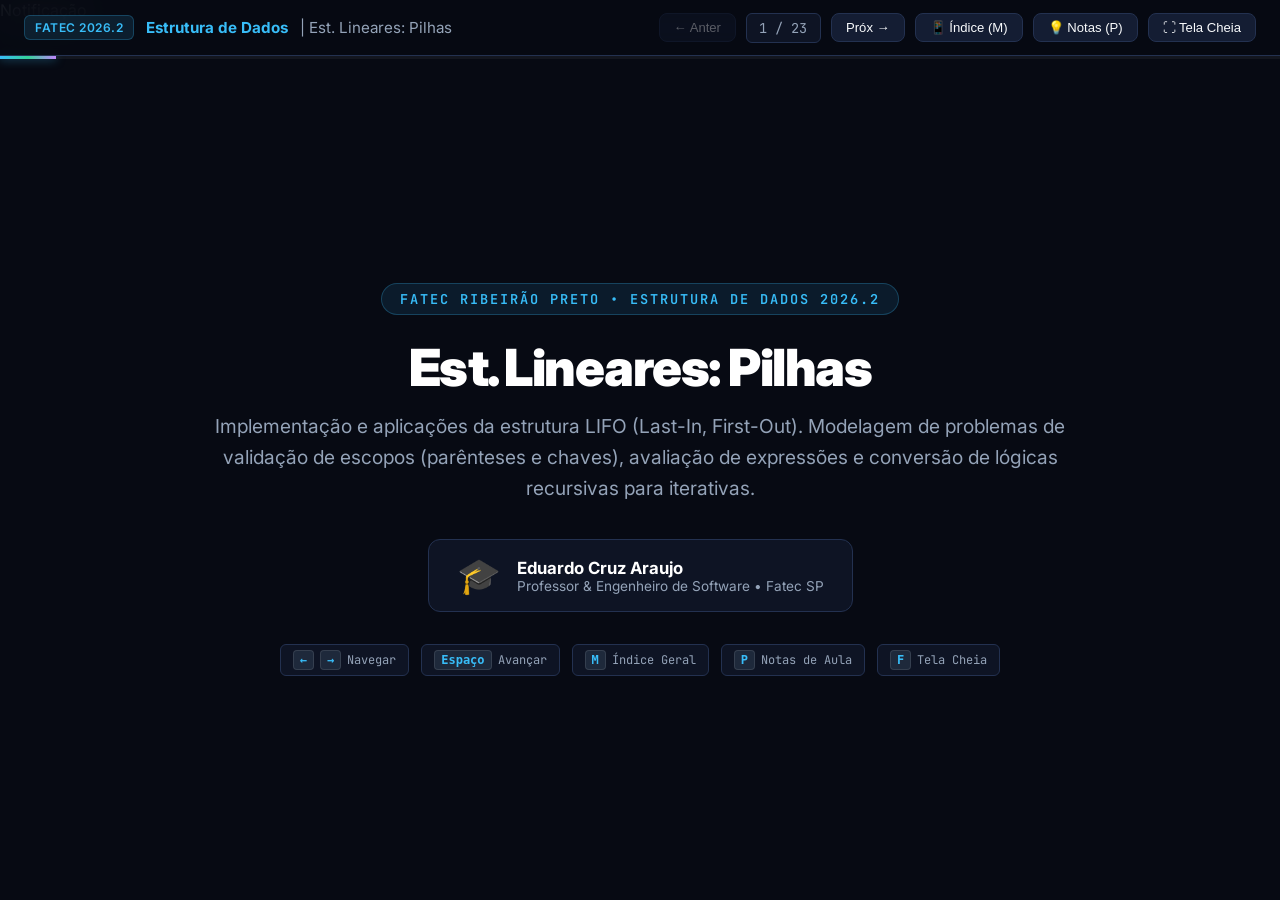
<file: 04-ed-est-lineares-pilhas/src/demo/index.html>
<!DOCTYPE html>
<html lang="pt-BR">
<head>
  <meta charset="UTF-8">
  <meta name="viewport" content="width=device-width, initial-scale=1.0">
  <title>Est. Lineares: Pilhas | Estrutura de Dados | Fatec</title>
  <link rel="preconnect" href="https://fonts.googleapis.com">
  <link rel="preconnect" href="https://fonts.gstatic.com" crossorigin>
  <link href="https://fonts.googleapis.com/css2?family=Fira+Code:wght@400;600&family=Inter:wght@400;500;600;700;800;900&family=JetBrains+Mono:wght@400;600;700&display=swap" rel="stylesheet">
  <link rel="stylesheet" href="styles.css">
</head>
<body>

  <!-- Top Application Navigation Bar -->
  <header class="app-header">
    <div class="brand">
      <span class="brand-badge">FATEC 2026.2</span>
      <span>Estrutura de Dados</span>
      <span style="color: var(--text-muted); font-weight: 400;">| Est. Lineares: Pilhas</span>
    </div>
    
    <div class="header-controls">
      <button class="btn-nav" id="btn-prev" title="Slide Anterior (Seta Esquerda)">← Anter</button>
      <span class="slide-counter" id="slide-counter">1 / 23</span>
      <button class="btn-nav" id="btn-next" title="Próximo Slide (Seta Direita / Espaço)">Próx →</button>
      <button class="btn-nav" id="btn-overview" title="Menu de Navegação (Teclas M)">📱 Índice (M)</button>
      <button class="btn-nav" id="btn-notes" title="Notas do Apresentador (Tecla P)">💡 Notas (P)</button>
      <button class="btn-nav" id="btn-fullscreen" title="Modo Tela Cheia (Tecla F)">⛶ Tela Cheia</button>
    </div>
  </header>

  <!-- Top Progress Bar -->
  <div class="progress-bar-container">
    <div class="progress-bar" id="progress-bar"></div>
  </div>

  <!-- Slides Viewport -->
  <main class="slides-viewport">

    <!-- SLIDE 1: CAPA -->
    <section class="slide slide-cover active">
      <span class="cover-badge">FATEC RIBEIRÃO PRETO • ESTRUTURA DE DADOS 2026.2</span>
      <h1 class="cover-title">Est. Lineares: Pilhas</h1>
      <p class="cover-subtitle">Implementação e aplicações da estrutura LIFO (Last-In, First-Out). Modelagem de problemas de validação de escopos (parênteses e chaves), avaliação de expressões e conversão de lógicas recursivas para iterativas.</p>
      
      <div class="author-box">
        <div style="font-size: 2.2rem;">🎓</div>
        <div class="author-info">
          <div class="author-name">Eduardo Cruz Araujo</div>
          <div class="author-meta">Professor & Engenheiro de Software • Fatec SP</div>
        </div>
      </div>

      <div class="keyboard-hints">
        <div class="kbd-pill"><kbd>←</kbd> <kbd>→</kbd> Navegar</div>
        <div class="kbd-pill"><kbd>Espaço</kbd> Avançar</div>
        <div class="kbd-pill"><kbd>M</kbd> Índice Geral</div>
        <div class="kbd-pill"><kbd>P</kbd> Notas de Aula</div>
        <div class="kbd-pill"><kbd>F</kbd> Tela Cheia</div>
      </div>
    </section>

    <!-- SLIDE 2: O CONCEITO DE PILHA E O LIFO -->
    <section class="slide">
      <div class="slide-header">
        <span class="slide-tag">Fundamentos</span>
        <h2 class="slide-title">O Conceito de Pilha e o Princípio LIFO</h2>
        <p class="slide-subtitle">A estrutura linear restrita fundamental: o último a entrar é o primeiro a sair.</p>
      </div>

      <div class="grid-2">
        <div class="card card-highlight">
          <div class="card-title">🥞 Princípio LIFO (Last-In, First-Out)</div>
          <div class="card-body">
            <p>Uma <strong>Pilha (Stack)</strong> é uma coleção ordenada onde todas as inserções e remoções ocorrem exclusivamente em uma extremidade chamada <strong>Topo (Top)</strong>.</p>
            <ul class="bullet-list" style="margin-top: 12px;">
              <li><strong>Ponto Único de Acesso:</strong> Você só enxerga e só toca no elemento do topo.</li>
              <li><strong>Base (Bottom):</strong> O primeiro item inserido fica no fundo e só sai se todos os demais forem removidos.</li>
              <li><strong>Analogias:</strong> Pilha de pratos, pilha de livros, baralho de cartas virado para baixo.</li>
            </ul>
          </div>
        </div>

        <div class="card">
          <div class="card-title">💻 Onde a Pilha é Usada em Sistemas?</div>
          <div class="card-body">
            <ul class="bullet-list">
              <li><strong>Desfazer / Refazer (Ctrl+Z):</strong> Cada edição é empilhada; desfazer desempilha o último comando.</li>
              <li><strong>Histórico do Navegador:</strong> O botão "Voltar" desempilha a URL atual.</li>
              <li><strong>Call Stack da CPU:</strong> Grava o endereço de retorno e variáveis locais de cada chamada de função.</li>
              <li><strong>Compiladores:</strong> Checagem de sintaxe de delimitadores <code>{ } ( ) [ ]</code> e tags HTML.</li>
            </ul>
          </div>
        </div>
      </div>
    </section>

    <!-- SLIDE 3: OPERAÇÕES FUNDAMENTAIS -->
    <section class="slide">
      <div class="slide-header">
        <span class="slide-tag">Operações & Complexidade</span>
        <h2 class="slide-title">Operações Primitivas e Análise Assintótica</h2>
        <p class="slide-subtitle">Tempo estrito <i>O(1)</i> em todas as manipulações no topo.</p>
      </div>

      <div class="grid-2">
        <div class="card">
          <div class="card-title">⚡ Primitivas do TAD Pilha</div>
          <div class="card-body">
            <table class="data-table" style="font-size: 0.88rem;">
              <thead>
                <tr>
                  <th>Operação</th>
                  <th>Efeito</th>
                  <th>Custo</th>
                </tr>
              </thead>
              <tbody>
                <tr>
                  <td><code>push(x)</code></td>
                  <td>Insere item <i>x</i> sobre o topo</td>
                  <td><span class="badge-o-tag o-excellent">O(1)</span></td>
                </tr>
                <tr>
                  <td><code>pop()</code></td>
                  <td>Remove e retorna o topo</td>
                  <td><span class="badge-o-tag o-excellent">O(1)</span></td>
                </tr>
                <tr>
                  <td><code>peek()</code> / <code>top()</code></td>
                  <td>Consulta o topo sem remover</td>
                  <td><span class="badge-o-tag o-excellent">O(1)</span></td>
                </tr>
                <tr>
                  <td><code>is_empty()</code></td>
                  <td>Verifica se tamanho == 0</td>
                  <td><span class="badge-o-tag o-excellent">O(1)</span></td>
                </tr>
                <tr>
                  <td><code>size()</code></td>
                  <td>Retorna contagem total de itens</td>
                  <td><span class="badge-o-tag o-excellent">O(1)</span></td>
                </tr>
              </tbody>
            </table>
          </div>
        </div>

        <div class="card card-highlight">
          <div class="card-title">⚠️ Estados Críticos de Erro</div>
          <div class="card-body">
            <div style="margin-bottom: 14px; padding: 12px; background: rgba(244, 63, 94, 0.1); border-left: 3px solid var(--accent-rose); border-radius: 6px;">
              <strong style="color: var(--accent-rose);">Stack Underflow:</strong><br>
              Tentativa de executar <code>pop()</code> ou <code>peek()</code> em uma pilha vazia. Dispara <code>IndexError</code>.
            </div>
            <div style="padding: 12px; background: rgba(251, 191, 36, 0.1); border-left: 3px solid var(--accent-amber); border-radius: 6px;">
              <strong style="color: var(--accent-amber);">Stack Overflow:</strong><br>
              Tentativa de executar <code>push()</code> em uma pilha com limite de capacidade esgotado (ou estouro de memória da CPU).
            </div>
          </div>
        </div>
      </div>
    </section>

    <!-- SLIDE 4: SIMULADOR INTERATIVO LIFO CORE -->
    <section class="slide">
      <div class="slide-header">
        <span class="slide-tag">Laboratório Visual</span>
        <h2 class="slide-title">Simulador Interativo: Núcleo LIFO</h2>
        <p class="slide-subtitle">Experimente inserções (Push), remoções (Pop), inspeção (Peek) e tratamento de Underflow/Overflow.</p>
      </div>

      <div class="interactive-widget">
        <div class="widget-toolbar">
          <div class="toolbar-title">🧪 SIMULADOR LIFO: CONTROLE DE PILHA</div>
          <div class="toolbar-controls">
            <input type="text" id="sim1-input" class="input-tool" placeholder="Valor (ex: 42)" style="width: 120px;">
            <button class="btn-tool btn-tool-primary" id="sim1-btn-push">➕ Push</button>
            <button class="btn-tool btn-tool-secondary" id="sim1-btn-pop">➖ Pop</button>
            <button class="btn-tool btn-tool-secondary" id="sim1-btn-peek">👁️ Peek</button>
            <button class="btn-tool btn-tool-secondary" id="sim1-btn-clear">🧹 Clear</button>
            <button class="btn-tool btn-tool-secondary" id="sim1-btn-toggle-cap" title="Alternar limite de capacidade">Capacidade: 6</button>
          </div>
        </div>

        <div class="stack-arena">
          <!-- Stack Visual Column -->
          <div class="stack-column">
            <div style="font-family: var(--font-mono); font-size: 0.8rem; color: var(--accent-cyan); margin-bottom: 8px;">TOPO DA PILHA ↑</div>
            <div class="stack-bucket" id="sim1-bucket">
              <!-- Stack Items dynamically rendered here -->
            </div>
            <div style="font-family: var(--font-mono); font-size: 0.8rem; color: var(--text-dim); margin-top: 8px;">BASE DA PILHA ═</div>
            <div class="stack-top-pointer" id="sim1-pointer" style="display: none;">
              ← TOPO (<span id="sim1-top-val">-</span>)
            </div>
          </div>

          <!-- Stack Status & Log Dashboard -->
          <div style="flex: 1; display: flex; flex-direction: column; gap: 14px; max-width: 420px;">
            <div class="card" style="margin: 0; padding: 14px;">
              <div class="card-title" style="font-size: 0.9rem;">📊 Estado do Objeto Pilha</div>
              <div style="font-family: var(--font-mono); font-size: 0.85rem; line-height: 1.8;">
                <div>Tamanho Atual (<code>size()</code>): <strong id="sim1-stat-size" style="color: var(--accent-cyan);">0</strong></div>
                <div>Vazia? (<code>is_empty()</code>): <strong id="sim1-stat-empty" style="color: var(--accent-emerald);">True</strong></div>
                <div>Elemento Topo: <strong id="sim1-stat-top" style="color: var(--accent-amber);">Nenhum</strong></div>
                <div>Capacidade Máxima: <strong id="sim1-stat-cap" style="color: var(--text-muted);">6 itens</strong></div>
              </div>
            </div>

            <div class="card" style="margin: 0; padding: 14px; flex: 1;">
              <div class="card-title" style="font-size: 0.9rem;">📝 Console de Operações</div>
              <div id="sim1-log" style="font-family: var(--font-mono); font-size: 0.8rem; color: var(--text-muted); max-height: 140px; overflow-y: auto;">
                > Pilha inicializada vazia.<br>
                > Aguardando comandos...
              </div>
            </div>
          </div>
        </div>
      </div>
    </section>

    <!-- SLIDE 5: TAD E POR QUE CRIAR NOSSA CLASSE -->
    <section class="slide">
      <div class="slide-header">
        <span class="slide-tag">Engenharia de Software</span>
        <h2 class="slide-title">Por que Criar Nossa Própria Classe de Pilha?</h2>
        <p class="slide-subtitle">O valor da abstração, encapsulamento e proteção de invariantes de código.</p>
      </div>

      <div class="grid-2">
        <div class="card card-highlight">
          <div class="card-title">🛡️ O Princípio do Encapsulamento</div>
          <div class="card-body">
            <p>Em Python, listas nativas expõem métodos que <strong>violam totalmente o contrato de uma Pilha</strong>:</p>
            <ul class="bullet-list" style="margin-top: 10px;">
              <li><code>minha_lista.insert(0, x)</code>: Custa <strong style="color: var(--accent-rose);">O(N)</strong> por deslocar toda a memória.</li>
              <li><code>minha_lista[2] = 99</code>: Acesso indexado no meio da pilha, quebrando o LIFO!</li>
              <li><code>minha_lista.sort()</code>: Modifica a ordem temporal dos elementos inseridos.</li>
            </ul>
            <p style="margin-top: 12px; color: var(--accent-cyan);">A classe <code>Pilha</code> oculta esses perigos e expõe apenas o contrato formal do TAD.</p>
          </div>
        </div>

        <div class="card">
          <div class="card-title">🧩 O Conceito de TAD (Tipo Abstrato de Dados)</div>
          <div class="card-body">
            <p>Um <strong>TAD</strong> é um modelo matemático que especifica:</p>
            <ul class="bullet-list" style="margin-top: 10px;">
              <li><strong>O QUE faz:</strong> O conjunto de operações permitidas e seus comportamentos esperados (interface pública).</li>
              <li><strong>COMO faz (oculto):</strong> A estrutura interna de armazenamento (array, nós encadeados, memória persistente).</li>
            </ul>
            <p style="margin-top: 12px;">Se trocarmos internamente uma lista por nós encadeados, <strong>nenhum código cliente é quebrado</strong>!</p>
          </div>
        </div>
      </div>
    </section>

    <!-- SLIDE 6: NOSSA CLASSE PILHA (SIMPLES, DIRETA, SEM IMPORTS) -->
    <section class="slide">
      <div class="slide-header">
        <span class="slide-tag">Implementação Autossuficiente</span>
        <h2 class="slide-title">A Nossa Classe Pilha em Python</h2>
        <p class="slide-subtitle">Apenas ~20 linhas, sem imports, pronta para ser copiada em qualquer problema.</p>
      </div>

      <div class="grid-2">
        <div class="card" style="padding: 14px;">
          <div class="card-title">📦 Código Puro e Autossuficiente</div>
          <pre class="code-block" style="font-size: 0.82rem; margin-top: 8px;"><code>class Pilha:
    def __init__(self):
        self._elementos = []

    def push(self, item):
        self._elementos.append(item)  # O(1) amortizado

    def pop(self):
        if self.is_empty():
            raise IndexError("Stack Underflow: pilha vazia!")
        return self._elementos.pop()  # O(1) no final

    def peek(self):
        if self.is_empty():
            raise IndexError("Stack Underflow: pilha vazia!")
        return self._elementos[-1]    # O(1)

    def is_empty(self):
        return len(self._elementos) == 0

    def size(self):
        return len(self._elementos)</code></pre>
        </div>

        <div class="card card-highlight" style="padding: 14px;">
          <div class="card-title">💡 Vantagens Desta Abordagem</div>
          <ul class="bullet-list" style="margin-top: 10px; line-height: 1.7;">
            <li><strong>Zero Imports:</strong> Não precisa importar módulos externos (como <code>typing</code>).</li>
            <li><strong>Portabilidade Total:</strong> Pode ser declarada diretamente no topo do seu código para envio imediato no <strong>LeetCode</strong> ou <strong>Beecrowd</strong>!</li>
            <li><strong>Didática Clara:</strong> Toda a lógica de LIFO em apenas alguns métodos intuitivos.</li>
          </ul>
        </div>
      </div>
    </section>

    <!-- SLIDE 7: PILHA ENCADEADA -->
    <section class="slide">
      <div class="slide-header">
        <span class="slide-tag">Arquitetura de Dados</span>
        <h2 class="slide-title">Pilha Encadeada (Node-Based) vs Pilha em Array</h2>
        <p class="slide-subtitle">Como implementar LIFO sem alocação contígua de buffers.</p>
      </div>

      <div class="grid-2">
        <div class="card">
          <div class="card-title">🔗 Implementação com Nós Encadeados</div>
          <pre class="code-block" style="font-size: 0.8rem; margin-top: 8px;"><code>class Node:
    def __init__(self, dado, proximo=None):
        self.dado = dado
        self.proximo = proximo

class PilhaEncadeada:
    def __init__(self):
        self._topo = None
        self._tamanho = 0

    def push(self, item):
        self._topo = Node(item, proximo=self._topo)
        self._tamanho += 1

    def pop(self):
        if not self._topo:
            raise IndexError("Pilha Vazia!")
        item = self._topo.dado
        self._topo = self._topo.proximo
        self._tamanho -= 1
        return item</code></pre>
        </div>

        <div class="card card-highlight">
          <div class="card-title">⚖️ Comparativo Arquitetural</div>
          <table class="data-table" style="font-size: 0.86rem; margin-top: 10px;">
            <thead>
              <tr>
                <th>Critério</th>
                <th>Pilha em Array</th>
                <th>Pilha Encadeada</th>
              </tr>
            </thead>
            <tbody>
              <tr>
                <td><strong>Push / Pop</strong></td>
                <td><i>O(1)</i> amortizado</td>
                <td><strong><i>O(1)</i> estrito</strong></td>
              </tr>
              <tr>
                <td><strong>Localidade de Cache</strong></td>
                <td>Excelente (RAM contígua)</td>
                <td>Baixa (ponteiros dispersos)</td>
              </tr>
              <tr>
                <td><strong>Overhead de Memória</strong></td>
                <td>Baixo (apenas referências)</td>
                <td>Maior (guarda nó + ponteiro)</td>
              </tr>
            </tbody>
          </table>
        </div>
      </div>
    </section>

    <!-- SLIDE 8: DESAFIO LEETCODE 20 & BEECROWD 1068 -->
    <section class="slide">
      <div class="slide-header">
        <span class="slide-tag">Aplicação Prática 1</span>
        <h2 class="slide-title">🎯 Desafio: Validação de Escopos</h2>
        <p class="slide-subtitle">LeetCode #20 (Valid Parentheses) & Beecrowd #1068 (Balanço de Parênteses I)</p>
      </div>

      <div class="grid-2">
        <div class="card card-highlight">
          <div class="card-title">📋 O Enunciado</div>
          <div class="card-body">
            <p>Dada uma sequência de delimitadores <code>( ) [ ] { }</code>, verifique se a cadeia é bem formada:</p>
            <ul class="bullet-list" style="margin-top: 10px;">
              <li>Todo delimitador de abertura deve ser fechado pelo mesmo tipo correspondente.</li>
              <li>A ordem de fechamento deve respeitar estritamente a ordem de aninhamento.</li>
            </ul>
            <div style="margin-top: 14px; font-family: var(--font-mono); font-size: 0.9rem;">
              <span style="color: var(--accent-emerald);">"()[]{}"</span> → Válido (True)<br>
              <span style="color: var(--accent-emerald);">"{[]}"</span> → Válido (True)<br>
              <span style="color: var(--accent-rose);">(]</span> → Inválido (False)<br>
              <span style="color: var(--accent-rose);">([)]</span> → Inválido (False)
            </div>
          </div>
        </div>

        <div class="card">
          <div class="card-title">🤔 Reflexão: Por que Contar Caracteres Falha?</div>
          <div class="card-body">
            <p>Se contarmos apenas a quantidade:</p>
            <p>Na string <code>"([)]"</code>: temos exatamente 1 <code>(</code>, 1 <code>)</code>, 1 <code>[</code>, 1 <code>]</code>.</p>
            <p>A contagem de cada par é idêntica! Mas a cadeia é <strong>completamente inválida</strong> porque o colchete abriu por último e deveria fechar antes do parêntese!</p>
            <div style="margin-top: 12px; padding: 10px; background: rgba(56, 189, 248, 0.1); border-radius: 6px; border-left: 3px solid var(--accent-cyan); font-weight: 500;">
              💡 O aninhamento é estritamente <strong>temporal</strong>: o último escopo aberto DEVE ser o primeiro a fechar. Isso é a essência do <strong>LIFO</strong>!
            </div>
          </div>
        </div>
      </div>
    </section>

    <!-- SLIDE 9: MODELAGEM COM PILHA -->
    <section class="slide">
      <div class="slide-header">
        <span class="slide-tag">Algoritmo</span>
        <h2 class="slide-title">A Mecânica da Pilha na Validação de Escopos</h2>
        <p class="slide-subtitle">Como mapear aberturas e fechamentos em tempo linear <i>O(N)</i>.</p>
      </div>

      <div class="card">
        <div class="card-title">⚙️ Regras do Algoritmo</div>
        <div class="grid-3" style="margin-top: 12px;">
          <div style="background: var(--bg-surface); padding: 14px; border-radius: 8px; border: 1px solid var(--border-color);">
            <div style="color: var(--accent-cyan); font-weight: 700; margin-bottom: 6px;">1. Encontrou Abertura</div>
            <p style="font-size: 0.88rem;">Empilhe o caractere (<code>push(ch)</code>). Representa uma promessa pendente de fechamento futuro.</p>
          </div>
          <div style="background: var(--bg-surface); padding: 14px; border-radius: 8px; border: 1px solid var(--border-color);">
            <div style="color: var(--accent-amber); font-weight: 700; margin-bottom: 6px;">2. Encontrou Fechamento</div>
            <p style="font-size: 0.88rem;">Se a pilha estiver vazia ou o <code>pop()</code> não for o par correspondente → <strong>Inválido imediato!</strong></p>
          </div>
          <div style="background: var(--bg-surface); padding: 14px; border-radius: 8px; border: 1px solid var(--border-color);">
            <div style="color: var(--accent-emerald); font-weight: 700; margin-bottom: 6px;">3. Fim da String</div>
            <p style="font-size: 0.88rem;">Se a pilha estiver vazia (<code>is_empty()</code>) → <strong>Válido!</strong> Se sobrou item pendente → <strong>Inválido!</strong></p>
          </div>
        </div>
      </div>
    </section>

    <!-- SLIDE 10: SIMULADOR INTERATIVO VALIDADOR DE PARÊNTESES -->
    <section class="slide">
      <div class="slide-header">
        <span class="slide-tag">Laboratório Visual</span>
        <h2 class="slide-title">Simulador Interativo: Validação de Escopos</h2>
        <p class="slide-subtitle">Acompanhe a pilha reagindo passo a passo a cada caractere da cadeia.</p>
      </div>

      <div class="interactive-widget">
        <div class="widget-toolbar">
          <div class="toolbar-title">🧪 SIMULADOR: BRACKET MATCHER</div>
          <div class="toolbar-controls">
            <input type="text" id="sim2-input" class="input-tool" value="{[()]}" style="width: 150px;">
            <button class="btn-tool btn-tool-secondary" id="sim2-btn-preset1">Ex: {[()]}</button>
            <button class="btn-tool btn-tool-secondary" id="sim2-btn-preset2">Ex: ([)]</button>
            <button class="btn-tool btn-tool-secondary" id="sim2-btn-preset3">Ex: (((</button>
            <button class="btn-tool btn-tool-primary" id="sim2-btn-step">▶ Passo a Passo</button>
            <button class="btn-tool btn-tool-secondary" id="sim2-btn-reset">🔄 Reset</button>
          </div>
        </div>

        <div style="padding: 18px; background: var(--bg-surface); border-radius: 12px; border: 1px solid var(--border-color);">
          <!-- Character Tape -->
          <div style="margin-bottom: 14px;">
            <div style="font-size: 0.8rem; font-family: var(--font-mono); color: var(--text-muted); margin-bottom: 6px;">FITA DE CARACTERES:</div>
            <div class="tape-container" id="sim2-tape">
              <!-- Tape cells rendered via JS -->
            </div>
          </div>

          <div style="display: flex; gap: 24px; align-items: flex-start;">
            <!-- Mini Stack for Validator -->
            <div class="stack-column" style="width: 140px;">
              <div style="font-family: var(--font-mono); font-size: 0.75rem; color: var(--accent-cyan); margin-bottom: 6px;">PILHA ↑</div>
              <div class="stack-bucket" id="sim2-bucket" style="width: 130px; height: 180px;"></div>
            </div>

            <!-- Validation Status Box -->
            <div style="flex: 1; display: flex; flex-direction: column; gap: 10px;">
              <div class="card" style="margin: 0; padding: 12px;">
                <div class="card-title" style="font-size: 0.85rem;">Status da Validação</div>
                <div id="sim2-status" style="font-size: 1.1rem; font-weight: 700; color: var(--accent-cyan);">Pronto para iniciar</div>
                <p id="sim2-explanation" style="font-size: 0.85rem; color: var(--text-muted); margin-top: 4px;">Clique em "Passo a Passo" para analisar o primeiro caractere.</p>
              </div>
            </div>
          </div>
        </div>
      </div>
    </section>

    <!-- SLIDE 11: CÓDIGO PYTHON VALIDAÇÃO COM NOSSA CLASSE -->
    <section class="slide">
      <div class="slide-header">
        <span class="slide-tag">Código-Fonte Autossuficiente</span>
        <h2 class="slide-title">Solução Completa: Classe Pilha Embutida</h2>
        <p class="slide-subtitle">Declarada diretamente no próprio problema para facilitar testes e submissão.</p>
      </div>

      <div class="grid-2">
        <div class="card">
          <div class="card-title">🐍 Implementação em Python</div>
          <pre class="code-block" style="font-size: 0.78rem; margin-top: 8px;"><code>class Pilha:
    def __init__(self): self._elementos = []
    def push(self, item): self._elementos.append(item)
    def pop(self): return self._elementos.pop() if self._elementos else None
    def is_empty(self): return len(self._elementos) == 0

def validar_escopos(s: str) -> bool:
    pilha = Pilha()
    mapa = {')': '(', ']': '[', '}': '{'}

    for char in s:
        if char in mapa.values():
            pilha.push(char)
        elif char in mapa:
            if pilha.is_empty() or pilha.pop() != mapa[char]:
                return False

    return pilha.is_empty()</code></pre>
        </div>

        <div class="card card-highlight">
          <div class="card-title">📊 Análise de Complexidade</div>
          <ul class="bullet-list" style="margin-top: 10px;">
            <li><strong>Complexidade de Tempo:</strong> <span class="badge-o-tag o-excellent">O(N)</span><br>
            A string é percorrida exatamente uma vez. Cada caractere faz no máximo 1 operação de tempo <i>O(1)</i> (push ou pop).</li>
            <li style="margin-top: 12px;"><strong>Complexidade de Espaço Auxiliar:</strong> <span class="badge-o-tag o-good">O(N)</span><br>
            No pior caso (ex: <code>"(((((("</code>), armazenamos até <i>N</i> delimitadores na pilha.</li>
            <li style="margin-top: 12px;"><strong>Casos de Borda:</strong>
              <br>• Fechar antes de abrir: <code>")("</code>
              <br>• String ímpar: impossível formar pares completos.
              <br>• Aberturas sem fechamento: <code>"(()"</code>
            </li>
          </ul>
        </div>
      </div>
    </section>

    <!-- SLIDE 12: NOTAÇÃO INFIXA VS RPN -->
    <section class="slide">
      <div class="slide-header">
        <span class="slide-tag">Aplicação Prática 2</span>
        <h2 class="slide-title">Notação Infixa vs Polonesa Reversa (RPN)</h2>
        <p class="slide-subtitle">Como computadores e calculadoras avaliam expressões aritméticas sem ambiguidade.</p>
      </div>

      <div class="grid-2">
        <div class="card">
          <div class="card-title">📝 Notação Infixa (Humana)</div>
          <div class="card-body">
            <p>O operador fica <strong>no meio</strong> dos operandos:</p>
            <div style="font-family: var(--font-mono); font-size: 1.1rem; color: var(--accent-cyan); margin: 10px 0;">(3 + 4) * 5</div>
            <ul class="bullet-list">
              <li>Exige regras de precedência (<code>*</code> e <code>/</code> antes de <code>+</code> e <code>-</code>).</li>
              <li>Exige parênteses para alterar a ordem natural.</li>
              <li>Difícil para a CPU avaliar em um único passe linear.</li>
            </ul>
          </div>
        </div>

        <div class="card card-highlight">
          <div class="card-title">🚀 Notação Pós-fixa / RPN (Computacional)</div>
          <div class="card-body">
            <p>O operador vem <strong>após</strong> os operandos:</p>
            <div style="font-family: var(--font-mono); font-size: 1.1rem; color: var(--accent-emerald); margin: 10px 0;">3 4 + 5 *</div>
            <ul class="bullet-list">
              <li><strong>Zero Ambiguidade:</strong> Não precisa de parênteses!</li>
              <li>Avaliação linear inequívoca da esquerda para a direita.</li>
              <li>Usada nas calculadoras <strong>HP</strong>, na <strong>JVM (Java)</strong> e no interpretador Python.</li>
            </ul>
          </div>
        </div>
      </div>
    </section>

    <!-- SLIDE 13: DESAFIO LEETCODE 150 -->
    <section class="slide">
      <div class="slide-header">
        <span class="slide-tag">Aplicação Prática 2</span>
        <h2 class="slide-title">🎯 Desafio: LeetCode #150</h2>
        <p class="slide-subtitle">Evaluate Reverse Polish Notation (Avaliação de Notação Polonesa Reversa)</p>
      </div>

      <div class="grid-2">
        <div class="card card-highlight">
          <div class="card-title">📋 O Enunciado</div>
          <div class="card-body">
            <p>Dado um array de strings <code>tokens</code> representando uma expressão em RPN, calcule seu valor numérico.</p>
            <ul class="bullet-list" style="margin-top: 8px;">
              <li>Operadores válidos: <code>+</code>, <code>-</code>, <code>*</code>, <code>/</code>.</li>
              <li>A divisão entre dois inteiros deve sempre truncar em direção a zero.</li>
            </ul>
            <div style="margin-top: 14px; font-family: var(--font-mono); font-size: 0.88rem;">
              <strong>Exemplo 1:</strong> <code>["2", "1", "+", "3", "*"]</code><br>
              ((2 + 1) * 3) = 9<br><br>
              <strong>Exemplo 2:</strong> <code>["4", "13", "5", "/", "+"]</code><br>
              (4 + (13 / 5)) = (4 + 2) = 6
            </div>
          </div>
        </div>

        <div class="card">
          <div class="card-title">⚠️ O Ponto de Atenção Crucial</div>
          <div class="card-body">
            <p>Ao encontrar um operador na pilha:</p>
            <div style="background: var(--bg-surface); padding: 12px; border-radius: 8px; font-family: var(--font-mono); font-size: 0.88rem; margin: 10px 0;">
              b = pilha.pop()  # <span style="color: var(--accent-rose);">Segundo operando (DIREITA)</span><br>
              a = pilha.pop()  # <span style="color: var(--accent-cyan);">Primeiro operando (ESQUERDA)</span><br>
              resultado = a op b  # <span style="color: var(--accent-emerald);">a - b (NUNCA b - a!)</span>
            </div>
            <p>Na divisão inteira com números negativos em Python, usamos <code>int(a / b)</code> para truncar para zero!</p>
          </div>
        </div>
      </div>
    </section>

    <!-- SLIDE 14: SIMULADOR INTERATIVO RPN -->
    <section class="slide">
      <div class="slide-header">
        <span class="slide-tag">Laboratório Visual</span>
        <h2 class="slide-title">Simulador Interativo: Avaliação RPN</h2>
        <p class="slide-subtitle">Acompanhe operandos sendo empilhados e operações consumindo o topo da pilha.</p>
      </div>

      <div class="interactive-widget">
        <div class="widget-toolbar">
          <div class="toolbar-title">🧪 SIMULADOR: AVALIADOR RPN</div>
          <div class="toolbar-controls">
            <button class="btn-tool btn-tool-secondary" id="sim3-btn-ex1">2 1 + 3 *</button>
            <button class="btn-tool btn-tool-secondary" id="sim3-btn-ex2">4 13 5 / +</button>
            <button class="btn-tool btn-tool-primary" id="sim3-btn-step">▶ Próximo Token</button>
            <button class="btn-tool btn-tool-secondary" id="sim3-btn-reset">🔄 Reset</button>
          </div>
        </div>

        <div style="padding: 18px; background: var(--bg-surface); border-radius: 12px; border: 1px solid var(--border-color);">
          <!-- Token Tape -->
          <div style="margin-bottom: 14px;">
            <div style="font-size: 0.8rem; font-family: var(--font-mono); color: var(--text-muted); margin-bottom: 6px;">TOKENS DA EXPRESSÃO:</div>
            <div class="tape-container" id="sim3-tape">
              <!-- Tokens rendered via JS -->
            </div>
          </div>

          <div style="display: flex; gap: 28px; align-items: flex-start;">
            <!-- Stack Column -->
            <div class="stack-column" style="width: 140px;">
              <div style="font-family: var(--font-mono); font-size: 0.75rem; color: var(--accent-cyan); margin-bottom: 6px;">PILHA DE NÚMEROS ↑</div>
              <div class="stack-bucket" id="sim3-bucket" style="width: 130px; height: 180px;"></div>
            </div>

            <!-- Calculation Display -->
            <div style="flex: 1; display: flex; flex-direction: column; gap: 10px;">
              <div class="card" style="margin: 0; padding: 14px;">
                <div class="card-title" style="font-size: 0.85rem;">Operação em Execução</div>
                <div id="sim3-op-display" style="font-family: var(--font-mono); font-size: 1.2rem; font-weight: 700; color: var(--accent-cyan);">Aguardando início...</div>
                <p id="sim3-explanation" style="font-size: 0.85rem; color: var(--text-muted); margin-top: 6px;">Clique em "Próximo Token" para empilhar ou operar.</p>
              </div>
            </div>
          </div>
        </div>
      </div>
    </section>

    <!-- SLIDE 15: CÓDIGO PYTHON AVALIAÇÃO RPN -->
    <section class="slide">
      <div class="slide-header">
        <span class="slide-tag">Código-Fonte Autossuficiente</span>
        <h2 class="slide-title">Implementação da Avaliação RPN</h2>
        <p class="slide-subtitle">Código limpo em Python utilizando a classe Pilha sem imports.</p>
      </div>

      <div class="grid-2">
        <div class="card">
          <div class="card-title">🐍 Código Completo com Classe Pilha</div>
          <pre class="code-block" style="font-size: 0.78rem; margin-top: 8px;"><code>def avaliar_rpn(tokens: list[str]) -> int:
    pilha = Pilha()
    operadores = {'+', '-', '*', '/'}

    for token in tokens:
        if token not in operadores:
            pilha.push(int(token))
        else:
            b = pilha.pop()  # operando da direita
            a = pilha.pop()  # operando da esquerda

            if token == '+': pilha.push(a + b)
            elif token == '-': pilha.push(a - b)
            elif token == '*': pilha.push(a * b)
            elif token == '/': pilha.push(int(a / b))

    return pilha.pop()</code></pre>
        </div>

        <div class="card card-highlight">
          <div class="card-title">📊 Análise de Desempenho</div>
          <ul class="bullet-list" style="margin-top: 10px;">
            <li><strong>Tempo de Execução:</strong> <span class="badge-o-tag o-excellent">O(N)</span><br>
            Cada token da lista de tamanho <i>N</i> realiza apenas operações em tempo constante <i>O(1)</i>.</li>
            <li style="margin-top: 14px;"><strong>Memória Auxiliar:</strong> <span class="badge-o-tag o-good">O(N)</span><br>
            No pior caso, a pilha armazena até aproximadamente $N/2$ números antes de encontrar operadores.</li>
            <li style="margin-top: 14px;"><strong>Divisão Truncada para Zero:</strong><br>
            <code>int(a / b)</code> garante conformidade estrita com a semântica de linguagens tipadas (como C e Java).</li>
          </ul>
        </div>
      </div>
    </section>

    <!-- SLIDE 16: COMO A CPU EXECUTA FUNÇÕES (CALL STACK) -->
    <section class="slide">
      <div class="slide-header">
        <span class="slide-tag">Arquitetura de Sistemas</span>
        <h2 class="slide-title">A Call Stack e o Limite de Recursão</h2>
        <p class="slide-subtitle">Como o Sistema Operacional e o interpretador executam chamadas de função.</p>
      </div>

      <div class="grid-2">
        <div class="card">
          <div class="card-title">🧱 Anatomia de um Stack Frame</div>
          <div class="card-body">
            <p>A cada chamada de função, um <strong>Quadro de Ativação</strong> é empilhado na memória Stack da CPU contendo:</p>
            <ul class="bullet-list" style="margin-top: 10px;">
              <li>Endereço de retorno na instrução anterior.</li>
              <li>Argumentos passados por parâmetro.</li>
              <li>Variáveis locais declaradas na função.</li>
            </ul>
            <p style="margin-top: 12px;">Quando a função faz <code>return</code>, seu quadro é desempilhado e a CPU volta ao chamador.</p>
          </div>
        </div>

        <div class="card card-highlight">
          <div class="card-title">💥 O Perigo: RecursionError</div>
          <div class="card-body">
            <p>A pilha de execução da CPU possui tamanho muito limitado para proteger a integridade do sistema operacional:</p>
            <div style="background: var(--bg-surface); padding: 10px; border-radius: 6px; font-family: var(--font-mono); font-size: 0.85rem; margin: 10px 0; border-left: 3px solid var(--accent-rose);">
              import sys<br>
              print(sys.getrecursionlimit())  # Padrão: 1000
            </div>
            <p style="color: var(--accent-rose);">Se uma árvore ou grafo tiver profundidade > 1000, o programa aborta com falha crítica!</p>
          </div>
        </div>
      </div>
    </section>

    <!-- SLIDE 17: CONVERSÃO RECURSÃO -> ITERAÇÃO -->
    <section class="slide">
      <div class="slide-header">
        <span class="slide-tag">Engenharia Algorítmica</span>
        <h2 class="slide-title">Conversão de Recursão para Iteração</h2>
        <p class="slide-subtitle">Substituindo a Call Stack do SO por uma Pilha Explícita na memória Heap.</p>
      </div>

      <div class="grid-2">
        <div class="card">
          <div class="card-title">🔁 Versão Recursiva (Vulnerável)</div>
          <pre class="code-block" style="font-size: 0.8rem; margin-top: 8px;"><code>def dfs_recursivo(no, visitados=None):
    if visitados is None: visitados = []
    if not no: return visitados

    visitados.append(no.valor)
    dfs_recursivo(no.esq, visitados)
    dfs_recursivo(no.dir, visitados)

    return visitados</code></pre>
          <p style="font-size: 0.82rem; color: var(--accent-rose); margin-top: 8px;">Estoura com mais de 1000 níveis!</p>
        </div>

        <div class="card card-highlight">
          <div class="card-title">🛡️ Versão Iterativa com Pilha (Blindada)</div>
          <pre class="code-block" style="font-size: 0.8rem; margin-top: 8px;"><code>def dfs_iterativo(raiz):
    if not raiz: return []
    visitados = []
    pilha = Pilha()
    pilha.push(raiz)

    while not pilha.is_empty():
        no = pilha.pop()
        visitados.append(no.valor)

        if no.dir: pilha.push(no.dir) # Direita entra antes
        if no.esq: pilha.push(no.esq) # Esquerda entra depois (Topo!)

    return visitados</code></pre>
          <p style="font-size: 0.82rem; color: var(--accent-emerald); margin-top: 8px;">Suporta milhões de nós na memória RAM!</p>
        </div>
      </div>
    </section>

    <!-- SLIDE 18: SIMULADOR RECURSÃO VS ITERAÇÃO -->
    <section class="slide">
      <div class="slide-header">
        <span class="slide-tag">Laboratório Visual</span>
        <h2 class="slide-title">Simulador Interativo: DFS com Pilha Explícita</h2>
        <p class="slide-subtitle">Veja a pilha explícita governando a ordem de visitação dos nós em profundidade.</p>
      </div>

      <div class="interactive-widget">
        <div class="widget-toolbar">
          <div class="toolbar-title">🧪 SIMULADOR: DFS TRAVERSAL VIA PILHA</div>
          <div class="toolbar-controls">
            <button class="btn-tool btn-tool-primary" id="sim4-btn-step">▶ Avançar Passo DFS</button>
            <button class="btn-tool btn-tool-secondary" id="sim4-btn-reset">🔄 Resetar Árvore</button>
          </div>
        </div>

        <div style="padding: 18px; background: var(--bg-surface); border-radius: 12px; border: 1px solid var(--border-color); display: flex; gap: 32px;">
          <!-- Tree Visualization -->
          <div style="flex: 1;">
            <div style="font-size: 0.85rem; font-family: var(--font-mono); color: var(--accent-cyan); margin-bottom: 12px;">ESTRUTURA HIERÁRQUICA:</div>
            <div style="background: var(--bg-card); padding: 16px; border-radius: 8px; font-family: var(--font-mono); font-size: 0.95rem; line-height: 1.8;" id="sim4-tree-ascii">
              &nbsp;&nbsp;&nbsp;&nbsp;&nbsp;&nbsp;[A]<br>
              &nbsp;&nbsp;&nbsp;&nbsp;&nbsp;/&nbsp;&nbsp;&nbsp;\<br>
              &nbsp;&nbsp;&nbsp;[B]&nbsp;&nbsp;&nbsp;[C]<br>
              &nbsp;&nbsp;&nbsp;/&nbsp;&nbsp;\&nbsp;&nbsp;&nbsp;&nbsp;&nbsp;\<br>
              &nbsp;[D]&nbsp;&nbsp;[E]&nbsp;&nbsp;&nbsp;[F]
            </div>
            <div style="margin-top: 14px; font-family: var(--font-mono); font-size: 0.85rem;">
              Nós Visitados: <strong id="sim4-visited" style="color: var(--accent-emerald);">[]</strong>
            </div>
          </div>

          <!-- Explicit Stack Display -->
          <div class="stack-column" style="width: 160px;">
            <div style="font-family: var(--font-mono); font-size: 0.75rem; color: var(--accent-cyan); margin-bottom: 6px;">PILHA EXPLÍCITA ↑</div>
            <div class="stack-bucket" id="sim4-bucket" style="width: 150px; height: 180px;"></div>
          </div>
        </div>
      </div>
    </section>

    <!-- SLIDE 19: PILHAS NATIVAS COM LIST E DEQUE -->
    <section class="slide">
      <div class="slide-header">
        <span class="slide-tag">Python Idiomático</span>
        <h2 class="slide-title">Simulando Pilhas com Recursos Nativos do Python</h2>
        <p class="slide-subtitle">Como utilizar <code>list</code> e <code>collections.deque</code> de forma correta e veloz.</p>
      </div>

      <div class="grid-2">
        <div class="card">
          <div class="card-title">📝 Usando <code>list</code> Nativa</div>
          <div class="card-body">
            <p>A lista nativa funciona perfeitamente como pilha se você respeitar as regras:</p>
            <ul class="bullet-list" style="margin-top: 10px;">
              <li><code>stack.append(x)</code>: <i>O(1)</i> amortizado (push)</li>
              <li><code>stack.pop()</code>: <i>O(1)</i> (pop no final)</li>
              <li><code>stack[-1]</code>: <i>O(1)</i> (peek)</li>
              <li><code>not stack</code>: <i>O(1)</i> (is_empty)</li>
            </ul>
            <div style="margin-top: 10px; color: var(--accent-rose); font-size: 0.85rem;">
              ⚠️ NUNCA use <code>pop(0)</code> ou <code>insert(0, x)</code>! Custa <i>O(N)</i>.
            </div>
          </div>
        </div>

        <div class="card card-highlight">
          <div class="card-title">⚡ Usando <code>collections.deque</code></div>
          <div class="card-body">
            <p>Uma Fila de Duas Pontas (Double-Ended Queue) baseada em blocos encadeados:</p>
            <pre class="code-block" style="font-size: 0.8rem; margin: 8px 0;"><code>from collections import deque
stack = deque()
stack.append(10)     # O(1) estrito
topo = stack.pop()   # O(1) estrito</code></pre>
            <p>Vantagem: Garante <i>O(1)</i> estrito em ambas as pontas sem realocação contígua de buffer!</p>
          </div>
        </div>
      </div>
    </section>

    <!-- SLIDE 20: TABELA COMPARATIVA -->
    <section class="slide">
      <div class="slide-header">
        <span class="slide-tag">Guia de Escolha</span>
        <h2 class="slide-title">Tabela Comparativa de Abordagens</h2>
        <p class="slide-subtitle">Quando usar nossa classe customizada, <code>list</code> nativa ou <code>deque</code>.</p>
      </div>

      <div class="card">
        <table class="data-table">
          <thead>
            <tr>
              <th>Critério</th>
              <th>Nossa Classe <code>Pilha</code></th>
              <th><code>list</code> Nativa</th>
              <th><code>collections.deque</code></th>
            </tr>
          </thead>
          <tbody>
            <tr>
              <td><strong>Encapsulamento LIFO</strong></td>
              <td>⭐ <strong>Total (Blindado)</strong></td>
              <td>⚠️ Inexistente (Permite tudo)</td>
              <td>⚠️ Inexistente (Permite ambas pontas)</td>
            </tr>
            <tr>
              <td><strong>Tempo de Push / Pop</strong></td>
              <td><i>O(1)</i> amortizado</td>
              <td><i>O(1)</i> amortizado</td>
              <td><strong><i>O(1)</i> estrito</strong></td>
            </tr>
            <tr>
              <td><strong>Risco de Deslocamento O(N)</strong></td>
              <td>Zero (sem métodos inválidos)</td>
              <td>Alto (se usar <code>insert(0)</code> ou <code>pop(0)</code>)</td>
              <td>Zero nas extremidades</td>
            </tr>
            <tr>
              <td><strong>Cenário de Aplicação</strong></td>
              <td>Sistemas corporativos e TADs</td>
              <td>Entrevistas e desafios rápidos</td>
              <td>Sistemas de altíssimo throughput</td>
            </tr>
          </tbody>
        </table>
      </div>
    </section>

    <!-- SLIDE 21: REFERÊNCIA AVANÇADA COM TIPAGEM ESTÁTICA -->
    <section class="slide">
      <div class="slide-header">
        <span class="slide-tag">Referência Avançada</span>
        <h2 class="slide-title">🔍 Para ir além: Tipagem Estática e Genéricos</h2>
        <p class="slide-subtitle">Como tipar pilhas em projetos corporativos utilizando <code>Generic[T]</code>.</p>
      </div>

      <div class="grid-2">
        <div class="card">
          <div class="card-title">📦 Pilha com <code>Generic[T]</code></div>
          <pre class="code-block" style="font-size: 0.78rem; margin-top: 8px;"><code>from typing import Generic, TypeVar, Optional

T = TypeVar('T')

class PilhaGenerica(Generic[T]):
    def __init__(self):
        self._elementos: list[T] = []

    def push(self, item: T) -> None:
        self._elementos.append(item)

    def pop(self) -> T:
        if not self._elementos:
            raise IndexError("Stack Underflow")
        return self._elementos.pop()

    def peek(self) -> T:
        return self._elementos[-1]

    def is_empty(self) -> bool:
        return len(self._elementos) == 0</code></pre>
        </div>

        <div class="card card-highlight">
          <div class="card-title">💡 Quando usar cada versão?</div>
          <div class="card-body">
            <p><strong>Em Juízes Online & Maratonas:</strong> Use a versão simples sem genéricos da aula (apenas 20 linhas e zero dependências).</p>
            <p style="margin-top: 12px;"><strong>Em Bibliotecas & Ambientes de Produção:</strong> Adicione <code>Generic[T]</code> para permitir que o <code>mypy</code> e a IDE validem tipos em tempo de compilação.</p>
          </div>
        </div>
      </div>
    </section>

    <!-- SLIDE 22: RESUMO DOS PONTOS-CHAVE -->
    <section class="slide">
      <div class="slide-header">
        <span class="slide-tag">Revisão</span>
        <h2 class="slide-title">Resumo dos Pontos-Chave 💡</h2>
        <p class="slide-subtitle">Conceitos indispensáveis para guardar desta aula.</p>
      </div>

      <div class="grid-2">
        <div class="card">
          <ul class="bullet-list" style="line-height: 1.8;">
            <li><strong>LIFO é a Lei:</strong> Inserção, remoção e consulta acontecem exclusivamente no <strong>Topo</strong> em <i>O(1)</i>.</li>
            <li><strong>Trate Exceções:</strong> Sempre proteja contra <i>Stack Underflow</i> (pop em pilha vazia).</li>
            <li><strong>Validação de Escopos:</strong> O último delimitador a abrir deve ser o primeiro a fechar.</li>
          </ul>
        </div>

        <div class="card card-highlight">
          <ul class="bullet-list" style="line-height: 1.8;">
            <li><strong>Notação Polonesa Reversa (RPN):</strong> Dispensa parênteses. Ao operar, <code>b = pop()</code> e <code>a = pop()</code>, calcule <code>a op b</code>.</li>
            <li><strong>Eliminação de Recursão:</strong> Use uma Pilha Explícita em memória Heap para evitar o limite de 1000 chamadas da CPU.</li>
            <li><strong>Em Python:</strong> <code>list</code> com <code>append()</code> e <code>pop()</code> é a simulação padrão em competições.</li>
          </ul>
        </div>
      </div>
    </section>

    <!-- SLIDE 23: ENCERRAMENTO -->
    <section class="slide slide-cover">
      <span class="cover-badge">FATEC RIBEIRÃO PRETO • ESTRUTURA DE DADOS</span>
      <h1 class="cover-title">Obrigado! 🤘</h1>
      <p class="cover-subtitle">Próxima Aula: <strong>Estruturas Lineares — Filas (FIFO) e Deques</strong>.</p>

      <div class="author-box" style="margin-top: 28px;">
        <div style="font-size: 2.2rem;">🎓</div>
        <div class="author-info">
          <div class="author-name">Eduardo Cruz Araujo</div>
          <div class="author-meta">
            E-mail: <a href="mailto:eduardo.araujo@cps.sp.gov.br" style="color: var(--accent-cyan);">eduardo.araujo@cps.sp.gov.br</a><br>
            GitHub: <a href="https://github.com/edcaraujo" target="_blank" style="color: var(--accent-cyan);">github.com/edcaraujo</a><br>
            LinkedIn: <a href="https://www.linkedin.com/in/edcaraujo/" target="_blank" style="color: var(--accent-cyan);">linkedin.com/in/edcaraujo</a>
          </div>
        </div>
      </div>
    </section>

  </main>

  <!-- Overview Navigation Modal -->
  <div class="modal-overlay" id="overview-modal">
    <div class="modal-card">
      <div class="modal-header">
        <h3 class="modal-title">Índice da Apresentação</h3>
        <button class="modal-close" id="modal-close">×</button>
      </div>
      <div class="slide-grid" id="slide-grid-nav">
        <!-- Grid items generated by JS -->
      </div>
    </div>
  </div>

  <!-- Presenter Notes Drawer -->
  <div class="notes-drawer" id="notes-drawer">
    <div class="notes-header">
      <div class="notes-title">💡 Notas do Apresentador</div>
      <button class="notes-close" id="notes-close">×</button>
    </div>
    <div class="notes-content" id="notes-content">
      <!-- Injected by JS -->
    </div>
  </div>

  <!-- Toast Notification -->
  <div class="toast-msg" id="toast-msg">Notificação</div>

  <script src="app.js"></script>
</body>
</html>
</file>
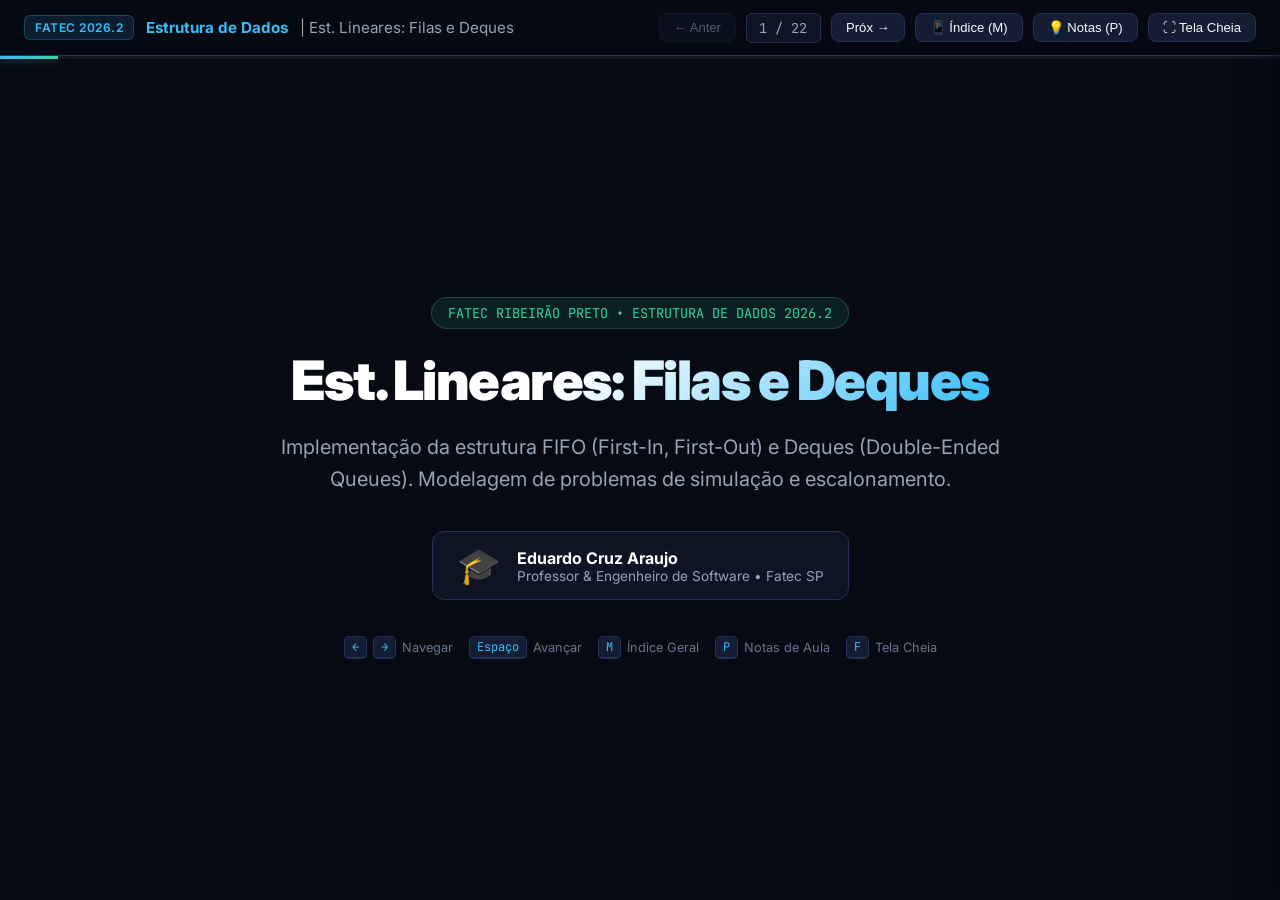
<file: 05-ed-est-lineares-filas-e-deques/src/demo/index.html>
<!DOCTYPE html>
<html lang="pt-BR">
<head>
  <meta charset="UTF-8">
  <meta name="viewport" content="width=device-width, initial-scale=1.0">
  <title>Est. Lineares: Filas e Deques | Estrutura de Dados | Fatec</title>
  <link rel="preconnect" href="https://fonts.googleapis.com">
  <link rel="preconnect" href="https://fonts.gstatic.com" crossorigin>
  <link href="https://fonts.googleapis.com/css2?family=Fira+Code:wght@400;600&family=Inter:wght@400;500;600;700;800;900&family=JetBrains+Mono:wght@400;600;700&display=swap" rel="stylesheet">
  <link rel="stylesheet" href="styles.css">
</head>
<body>

  <!-- Top Application Navigation Bar -->
  <header class="app-header">
    <div class="brand">
      <span class="brand-badge">FATEC 2026.2</span>
      <span>Estrutura de Dados</span>
      <span style="color: var(--text-muted); font-weight: 400;">| Est. Lineares: Filas e Deques</span>
    </div>
    
    <div class="header-controls">
      <button class="btn-nav" id="btn-prev" title="Slide Anterior (Seta Esquerda)">← Anter</button>
      <span class="slide-counter" id="slide-counter">1 / 22</span>
      <button class="btn-nav" id="btn-next" title="Próximo Slide (Seta Direita / Espaço)">Próx →</button>
      <button class="btn-nav" id="btn-overview" title="Menu de Navegação (Tecla M)">📱 Índice (M)</button>
      <button class="btn-nav" id="btn-notes" title="Notas do Apresentador (Tecla P)">💡 Notas (P)</button>
      <button class="btn-nav" id="btn-fullscreen" title="Modo Tela Cheia (Tecla F)">⛶ Tela Cheia</button>
    </div>
  </header>

  <!-- Top Progress Bar -->
  <div class="progress-bar-container">
    <div class="progress-bar" id="progress-bar"></div>
  </div>

  <!-- Slides Viewport -->
  <main class="slides-viewport">

    <!-- SLIDE 1: CAPA -->
    <section class="slide slide-cover active">
      <span class="cover-badge">FATEC RIBEIRÃO PRETO • ESTRUTURA DE DADOS 2026.2</span>
      <h1 class="cover-title">Est. Lineares: Filas e Deques</h1>
      <p class="cover-subtitle">Implementação da estrutura FIFO (First-In, First-Out) e Deques (Double-Ended Queues). Modelagem de problemas de simulação e escalonamento.</p>
      
      <div class="author-box">
        <div style="font-size: 2.2rem;">🎓</div>
        <div class="author-info">
          <div class="author-name">Eduardo Cruz Araujo</div>
          <div class="author-meta">Professor & Engenheiro de Software • Fatec SP</div>
        </div>
      </div>

      <div class="keyboard-hints">
        <div class="kbd-pill"><kbd>←</kbd> <kbd>→</kbd> Navegar</div>
        <div class="kbd-pill"><kbd>Espaço</kbd> Avançar</div>
        <div class="kbd-pill"><kbd>M</kbd> Índice Geral</div>
        <div class="kbd-pill"><kbd>P</kbd> Notas de Aula</div>
        <div class="kbd-pill"><kbd>F</kbd> Tela Cheia</div>
      </div>
    </section>

    <!-- SLIDE 2: O CONCEITO DE FILA E O FIFO -->
    <section class="slide">
      <div class="slide-header">
        <span class="slide-tag">Fundamentos</span>
        <h2 class="slide-title">O Conceito de Fila e o Princípio FIFO</h2>
        <p class="slide-subtitle">A ordem de chegada governa a ordem de atendimento: o primeiro a entrar é o primeiro a sair.</p>
      </div>

      <div class="grid-2">
        <div class="card card-highlight">
          <div class="card-title">🚶‍♂️ Princípio FIFO (First-In, First-Out)</div>
          <div class="card-body">
            <p>Uma <strong>Fila (Queue)</strong> é uma estrutura de dados linear e justa que opera com duas extremidades distintas:</p>
            <ul class="bullet-list" style="margin-top: 12px;">
              <li><strong>Início / Frente (Front):</strong> Onde os elementos são consultados e removidos (<i>Dequeue</i>).</li>
              <li><strong>Fim / Cauda (Rear):</strong> Onde novos elementos chegam e são inseridos (<i>Enqueue</i>).</li>
              <li><strong>Analogias:</strong> Fila do caixa de banco, túnel de pedágio, fila de impressão (*print spooler*).</li>
            </ul>
          </div>
        </div>

        <div class="card">
          <div class="card-title">💻 Aplicações Cruciais na Computação</div>
          <div class="card-body">
            <ul class="bullet-list">
              <li><strong>Escalonamento de CPU:</strong> O escalonador do SO mantém uma fila de processos prontos para execução.</li>
              <li><strong>Sistemas de Mensageria:</strong> RabbitMQ, Kafka e SQS como filas corporativas assíncronas.</li>
              <li><strong>Roteadores e Redes:</strong> Buffers de pacotes IP para controle de congestionamento.</li>
              <li><strong>Algoritmos de Grafos:</strong> A Busca em Largura (BFS - Breadth-First Search) utiliza filas FIFO.</li>
            </ul>
          </div>
        </div>
      </div>
    </section>

    <!-- SLIDE 3: OPERAÇÕES FUNDAMENTAIS -->
    <section class="slide">
      <div class="slide-header">
        <span class="slide-tag">Operações & Complexidade</span>
        <h2 class="slide-title">Operações Primitivas do TAD Fila</h2>
        <p class="slide-subtitle">Tempo estrito <i>O(1)</i> nas duas extremidades sem deslocamento de memória.</p>
      </div>

      <div class="grid-2">
        <div class="card">
          <div class="card-title">⚡ Primitivas do TAD Fila</div>
          <div class="card-body">
            <table class="data-table" style="font-size: 0.88rem;">
              <thead>
                <tr>
                  <th>Operação</th>
                  <th>Efeito</th>
                  <th>Custo Ideal</th>
                </tr>
              </thead>
              <tbody>
                <tr>
                  <td><code>enqueue(x)</code></td>
                  <td>Insere item <i>x</i> no final da fila</td>
                  <td><span class="badge-o-tag o-excellent">O(1)</span></td>
                </tr>
                <tr>
                  <td><code>dequeue()</code></td>
                  <td>Remove e retorna o item do início</td>
                  <td><span class="badge-o-tag o-excellent">O(1)</span></td>
                </tr>
                <tr>
                  <td><code>front()</code> / <code>peek()</code></td>
                  <td>Consulta o item da frente sem remover</td>
                  <td><span class="badge-o-tag o-excellent">O(1)</span></td>
                </tr>
                <tr>
                  <td><code>is_empty()</code></td>
                  <td>Verifica se a fila está vazia</td>
                  <td><span class="badge-o-tag o-excellent">O(1)</span></td>
                </tr>
                <tr>
                  <td><code>size()</code></td>
                  <td>Retorna contagem total de itens</td>
                  <td><span class="badge-o-tag o-excellent">O(1)</span></td>
                </tr>
              </tbody>
            </table>
          </div>
        </div>

        <div class="card card-highlight">
          <div class="card-title">⚠️ Estados de Erro e Exceções</div>
          <div class="card-body">
            <div style="margin-bottom: 14px; padding: 12px; background: rgba(244, 63, 94, 0.1); border-left: 3px solid var(--accent-rose); border-radius: 6px;">
              <strong style="color: var(--accent-rose);">Queue Underflow:</strong><br>
              Tentativa de executar <code>dequeue()</code> ou <code>front()</code> em uma fila vazia. Dispara <code>IndexError</code>.
            </div>
            <div style="padding: 12px; background: rgba(251, 191, 36, 0.1); border-left: 3px solid var(--accent-amber); border-radius: 6px;">
              <strong style="color: var(--accent-amber);">Queue Overflow:</strong><br>
              Tentativa de executar <code>enqueue()</code> em um buffer com capacidade esgotada.
            </div>
          </div>
        </div>
      </div>
    </section>

    <!-- SLIDE 4: SIMULADOR INTERATIVO FIFO CORE & CIRCULAR BUFFER -->
    <section class="slide">
      <div class="slide-header">
        <span class="slide-tag">Laboratório Visual</span>
        <h2 class="slide-title">Simulador Interativo: Núcleo FIFO & Buffer Circular</h2>
        <p class="slide-subtitle">Acompanhe inserções (Enqueue no fim), remoções (Dequeue na frente) e o comportamento circular do array.</p>
      </div>

      <div class="interactive-widget">
        <div class="widget-toolbar">
          <div class="toolbar-title">🧪 SIMULADOR FIFO: CONTROLE DE FILA</div>
          <div class="toolbar-controls">
            <input type="text" id="sim1-input" class="input-tool" placeholder="Valor (ex: C1)" style="width: 110px;">
            <button class="btn-tool btn-tool-primary" id="sim1-btn-enqueue">📥 Enqueue (Fim)</button>
            <button class="btn-tool btn-tool-secondary" id="sim1-btn-dequeue">📤 Dequeue (Início)</button>
            <button class="btn-tool btn-tool-secondary" id="sim1-btn-front">👁️ Front</button>
            <button class="btn-tool btn-tool-secondary" id="sim1-btn-clear">🧹 Limpar</button>
          </div>
        </div>

        <div class="queue-arena">
          <!-- Horizontal Pipeline View -->
          <div class="queue-track-container">
            <div class="queue-labels">
              <span style="color: var(--accent-emerald);">← SAÍDA (Início / Front)</span>
              <span style="color: var(--accent-cyan); font-family: var(--font-mono);">FLUXO FIFO</span>
              <span style="color: var(--accent-amber);">ENTRADA (Fim / Rear) ←</span>
            </div>
            <div class="queue-track" id="sim1-track">
              <!-- Dynamically populated queue items -->
            </div>
          </div>

          <!-- Circular Buffer Slot View -->
          <div>
            <div style="font-family: var(--font-mono); font-size: 0.78rem; color: var(--text-muted); margin-bottom: 6px;">
              REPRESENTAÇÃO INTERNA EM MEMÓRIA (BUFFER CIRCULAR):
            </div>
            <div class="circular-slots-grid" id="sim1-circular-slots">
              <!-- Slots populated by JS -->
            </div>
          </div>

          <!-- Queue Status Board -->
          <div class="grid-3" style="font-family: var(--font-mono); font-size: 0.85rem; margin-top: 4px;">
            <div class="card" style="padding: 10px; margin: 0;">
              <div>Tamanho (<code>size()</code>): <strong id="sim1-stat-size" style="color: var(--accent-cyan);">0</strong></div>
              <div>Capacidade: <strong id="sim1-stat-cap" style="color: var(--text-muted);">6 slots</strong></div>
            </div>
            <div class="card" style="padding: 10px; margin: 0;">
              <div>Elemento Front: <strong id="sim1-stat-front" style="color: var(--accent-emerald);">-</strong></div>
              <div>Elemento Rear: <strong id="sim1-stat-rear" style="color: var(--accent-amber);">-</strong></div>
            </div>
            <div class="card" style="padding: 10px; margin: 0;">
              <div>Vazia? <strong id="sim1-stat-empty" style="color: var(--accent-emerald);">True</strong></div>
              <div>Cheia? <strong id="sim1-stat-full" style="color: var(--text-muted);">False</strong></div>
            </div>
          </div>
        </div>
      </div>
    </section>

    <!-- SLIDE 5: A ARMADILHA DO LIST.POP(0) -->
    <section class="slide">
      <div class="slide-header">
        <span class="slide-tag">Performance em Python</span>
        <h2 class="slide-title">A Grande Armadilha do <code>list.pop(0)</code></h2>
        <p class="slide-subtitle">Por que usar uma lista comum como fila degrada catastrophicamente seu software.</p>
      </div>

      <div class="grid-2">
        <div class="card card-highlight">
          <div class="card-title">🚨 O Deslocamento O(N) na RAM</div>
          <div class="card-body">
            <p>Uma <code>list</code> em Python é um array contíguo de ponteiros em C. Ao executar <code>fila.pop(0)</code>:</p>
            <ul class="bullet-list" style="margin-top: 10px;">
              <li>O primeiro item é removido do índice <code>0</code>.</li>
              <li>Todos os <strong>$N-1$ elementos restantes são deslocados uma posição para a esquerda</strong> para cobrir o buraco!</li>
              <li>Isso exige $N-1$ operações de cópia de ponteiros na memória a <strong>CADA dequeue</strong>.</li>
            </ul>
            <div style="margin-top: 12px; padding: 10px; background: rgba(244, 63, 94, 0.1); border-radius: 6px; border-left: 3px solid var(--accent-rose); font-family: var(--font-mono); font-size: 0.85rem;">
              Para 100.000 requisições: 100.000 × 50.000 = ~5 bilhões de operações inúteis de cópia!
            </div>
          </div>
        </div>

        <div class="card">
          <div class="card-title">⚖️ Comparação de Tempo Real</div>
          <table class="data-table" style="font-size: 0.88rem; margin-top: 8px;">
            <thead>
              <tr>
                <th>Operação</th>
                <th><code>list.pop(0)</code></th>
                <th>Fila Circular / Deque</th>
              </tr>
            </thead>
            <tbody>
              <tr>
                <td>10.000 dequeues</td>
                <td>~0.045 s</td>
                <td><strong>~0.001 s</strong> (45x mais rápido)</td>
              </tr>
              <tr>
                <td>100.000 dequeues</td>
                <td>~4.820 s</td>
                <td><strong>~0.012 s</strong> (400x mais rápido)</td>
              </tr>
              <tr>
                <td>1.000.000 dequeues</td>
                <td><span class="badge-o-tag o-horrible">Trava / Minutos</span></td>
                <td><span class="badge-o-tag o-excellent">~0.120 s</span></td>
              </tr>
            </tbody>
          </table>
        </div>
      </div>
    </section>

    <!-- SLIDE 6: FILA CIRCULAR EM ARRAY -->
    <section class="slide">
      <div class="slide-header">
        <span class="slide-tag">Engenharia de Algoritmos</span>
        <h2 class="slide-title">Buffer Circular: Aritmética Modular</h2>
        <p class="slide-subtitle">Como garantir <i>O(1)</i> estrito em arrays contíguos sem deslocar memória.</p>
      </div>

      <div class="grid-2">
        <div class="card">
          <div class="card-title">🔄 A Lógica do Módulo (%)</div>
          <div class="card-body">
            <p>Em vez de mover os elementos para a esquerda, movemos os <strong>ponteiros de índice</strong>:</p>
            <pre class="code-block" style="font-size: 0.82rem; margin: 10px 0;"><code># Avanço circular dos índices:
self._fim = (self._fim + 1) % self._capacidade
self._inicio = (self._inicio + 1) % self._capacidade</code></pre>
            <p>Quando o índice alcança a capacidade máxima $C$, a operação módulo faz o índice voltar ao índice $0$ aproveitando os espaços já desocupados!</p>
          </div>
        </div>

        <div class="card card-highlight">
          <div class="card-title">💡 Vantagens da Fila Circular</div>
          <ul class="bullet-list" style="line-height: 1.7;">
            <li><strong>Zero Deslocamentos:</strong> Elementos permanecem imóveis na memória física até serem substituídos.</li>
            <li><strong>Localidade de Cache Máxima:</strong> Utiliza um array contíguo em RAM, altamente amigável para o hardware da CPU.</li>
            <li><strong>Uso Extensivo na Indústria:</strong> Buffers de áudio/vídeo, drivers de rede e ring buffers do kernel Linux.</li>
          </ul>
        </div>
      </div>
    </section>

    <!-- SLIDE 7: NOSSA CLASSE FILA EM PYTHON -->
    <section class="slide">
      <div class="slide-header">
        <span class="slide-tag">Implementação Autossuficiente</span>
        <h2 class="slide-title">Nossa Classe Fila Circular em Python</h2>
        <p class="slide-subtitle">Pronta para copiar e colar em qualquer problema ou juiz online sem imports.</p>
      </div>

      <div class="grid-2">
        <div class="card">
          <div class="card-title">📦 Código Limpo e Autossuficiente</div>
          <pre class="code-block" style="font-size: 0.78rem;"><code>class Fila:
    def __init__(self, capacidade: int = 100):
        self._capacidade = capacidade
        self._elementos = [None] * capacidade
        self._inicio = 0
        self._fim = 0
        self._tamanho = 0

    def enqueue(self, item):
        if self._tamanho == self._capacidade:
            raise OverflowError("Queue Overflow!")
        self._elementos[self._fim] = item
        self._fim = (self._fim + 1) % self._capacidade
        self._tamanho += 1

    def dequeue(self):
        if self.is_empty():
            raise IndexError("Queue Underflow!")
        item = self._elementos[self._inicio]
        self._elementos[self._inicio] = None
        self._inicio = (self._inicio + 1) % self._capacidade
        self._tamanho -= 1
        return item</code></pre>
        </div>

        <div class="card card-highlight">
          <div class="card-title">📊 Métodos Auxiliares</div>
          <pre class="code-block" style="font-size: 0.78rem;"><code>    def front(self):
        if self.is_empty():
            raise IndexError("Queue Underflow!")
        return self._elementos[self._inicio]

    def is_empty(self) -> bool:
        return self._tamanho == 0

    def size(self) -> int:
        return self._tamanho

    def __len__(self) -> int:
        return self._tamanho</code></pre>
          <p style="font-size: 0.85rem; color: var(--accent-emerald); margin-top: 10px;">
            Totalmente blindada contra operações inválidas no meio da fila e com tempo estrito <i>O(1)</i>.
          </p>
        </div>
      </div>
    </section>

    <!-- SLIDE 8: FILA ENCADEADA (NODE-BASED) -->
    <section class="slide">
      <div class="slide-header">
        <span class="slide-tag">Arquitetura de Dados</span>
        <h2 class="slide-title">Fila Encadeada: Ponteiros Head e Tail</h2>
        <p class="slide-subtitle">Crescimento dinâmico sob demanda na memória Heap sem capacidade pré-alocada.</p>
      </div>

      <div class="grid-2">
        <div class="card">
          <div class="card-title">🔗 Implementação com Nós</div>
          <pre class="code-block" style="font-size: 0.78rem;"><code>class Node:
    def __init__(self, dado):
        self.dado = dado
        self.proximo = None

class FilaEncadeada:
    def __init__(self):
        self._head = None  # Dequeue aqui
        self._tail = None  # Enqueue aqui
        self._tamanho = 0

    def enqueue(self, item):
        novo = Node(item)
        if not self._tail:
            self._head = self._tail = novo
        else:
            self._tail.proximo = novo
            self._tail = novo
        self._tamanho += 1</code></pre>
        </div>

        <div class="card card-highlight">
          <div class="card-title">⚖️ Buffer Circular vs Fila Encadeada</div>
          <table class="data-table" style="font-size: 0.85rem; margin-top: 8px;">
            <thead>
              <tr>
                <th>Critério</th>
                <th>Buffer Circular</th>
                <th>Fila Encadeada</th>
              </tr>
            </thead>
            <tbody>
              <tr>
                <td><strong>Enqueue / Dequeue</strong></td>
                <td><i>O(1)</i></td>
                <td><strong><i>O(1)</i></strong></td>
              </tr>
              <tr>
                <td><strong>Capacidade</strong></td>
                <td>Fixa (ou redimensionável)</td>
                <td><strong>Dinâmica ilimitada</strong></td>
              </tr>
              <tr>
                <td><strong>Overhead RAM</strong></td>
                <td><strong>Mínimo</strong> (apenas array)</td>
                <td>Ponteiros por nó</td>
              </tr>
            </tbody>
          </table>
        </div>
      </div>
    </section>

    <!-- SLIDE 9: INTRODUÇÃO AOS DEQUES -->
    <section class="slide">
      <div class="slide-header">
        <span class="slide-tag">Superestrutura Linear</span>
        <h2 class="slide-title">Deques: Double-Ended Queues</h2>
        <p class="slide-subtitle">A unificação de Pilhas e Filas com acesso simultâneo <i>O(1)</i> em ambas as pontas.</p>
      </div>

      <div class="grid-2">
        <div class="card card-highlight">
          <div class="card-title">🔄 O que é um Deque?</div>
          <div class="card-body">
            <p>Um <strong>Deque</strong> permite inserções, remoções e inspeções em ambas as extremidades:</p>
            <ul class="bullet-list" style="margin-top: 10px;">
              <li><code>append_front()</code> e <code>pop_front()</code> no Início.</li>
              <li><code>append_rear()</code> e <code>pop_rear()</code> no Fim.</li>
              <li>Se usarmos apenas um lado: comporta-se como uma <strong>Pilha (LIFO)</strong>.</li>
              <li>Se usarmos lados opostos: comporta-se como uma <strong>Fila (FIFO)</strong>.</li>
            </ul>
          </div>
        </div>

        <div class="card">
          <div class="card-title">⚡ O Padrão Python: <code>collections.deque</code></div>
          <div class="card-body">
            <pre class="code-block" style="font-size: 0.8rem; margin-bottom: 10px;"><code>from collections import deque

d = deque()
d.append(10)       # Inserir no fim
d.appendleft(20)   # Inserir no início
item = d.popleft() # Remover do início
final = d.pop()    # Remover do fim</code></pre>
            <p style="font-size: 0.85rem; color: var(--text-muted);">
              Implementado em C como uma lista duplamente encadeada de blocos de 64 itens. Garante <i>O(1)</i> estrito!
            </p>
          </div>
        </div>
      </div>
    </section>

    <!-- SLIDE 10: SIMULADOR INTERATIVO DEQUE -->
    <section class="slide">
      <div class="slide-header">
        <span class="slide-tag">Laboratório Visual</span>
        <h2 class="slide-title">Simulador Interativo: Laboratório Deque</h2>
        <p class="slide-subtitle">Experimente manipulações bilaterais em tempo real: frente e cauda independentes.</p>
      </div>

      <div class="interactive-widget">
        <div class="widget-toolbar">
          <div class="toolbar-title">🧪 SIMULADOR DEQUE (DUAS PONTAS)</div>
          <div class="toolbar-controls">
            <input type="text" id="sim2-input" class="input-tool" placeholder="Valor (ex: X)" style="width: 100px;">
            <button class="btn-tool btn-tool-primary" id="sim2-btn-push-front">➕ Início</button>
            <button class="btn-tool btn-tool-secondary" id="sim2-btn-pop-front">➖ Início</button>
            <button class="btn-tool btn-tool-primary" id="sim2-btn-push-rear">➕ Fim</button>
            <button class="btn-tool btn-tool-secondary" id="sim2-btn-pop-rear">➖ Fim</button>
            <button class="btn-tool btn-tool-secondary" id="sim2-btn-clear">🧹 Clear</button>
          </div>
        </div>

        <div class="queue-arena">
          <div class="queue-track-container">
            <div class="queue-labels">
              <span style="color: var(--accent-emerald);">FRENTE (Front) ⟷</span>
              <span style="color: var(--accent-purple); font-family: var(--font-mono);">DEQUE BILATERAL</span>
              <span style="color: var(--accent-amber);">⟷ FUNDO (Rear)</span>
            </div>
            <div class="queue-track" id="sim2-track" style="justify-content: center;">
              <!-- Deque items -->
            </div>
          </div>

          <div class="grid-2">
            <div class="card" style="margin: 0; padding: 12px;">
              <div class="card-title" style="font-size: 0.88rem;">📊 Estado do Deque</div>
              <div style="font-family: var(--font-mono); font-size: 0.85rem; line-height: 1.8;">
                <div>Tamanho Atual: <strong id="sim2-stat-size" style="color: var(--accent-cyan);">0</strong></div>
                <div>Primeiro Elemento (Front): <strong id="sim2-stat-front" style="color: var(--accent-emerald);">-</strong></div>
                <div>Último Elemento (Rear): <strong id="sim2-stat-rear" style="color: var(--accent-amber);">-</strong></div>
              </div>
            </div>

            <div class="card" style="margin: 0; padding: 12px;">
              <div class="card-title" style="font-size: 0.88rem;">📝 Log de Operações</div>
              <div id="sim2-log" style="font-family: var(--font-mono); font-size: 0.78rem; color: var(--text-muted); max-height: 90px; overflow-y: auto;">
                > Deque inicializado vazio.
              </div>
            </div>
          </div>
        </div>
      </div>
    </section>

    <!-- SLIDE 11: IMPLEMENTANDO O TAD DEQUE -->
    <section class="slide">
      <div class="slide-header">
        <span class="slide-tag">Código-Fonte Autossuficiente</span>
        <h2 class="slide-title">Nossa Classe Deque em Python</h2>
        <p class="slide-subtitle">Lista Duplamente Encadeada garantindo <i>O(1)</i> estrito em todas as 4 extremidades.</p>
      </div>

      <div class="grid-2">
        <div class="card">
          <div class="card-title">🐍 Implementação com Nós Duplos O(1)</div>
          <pre class="code-block" style="font-size: 0.74rem;"><code>class Node:
    def __init__(self, dado, ant=None, prox=None):
        self.dado, self.ant, self.prox = dado, ant, prox

class Deque:
    def __init__(self):
        self._head = self._tail = None
        self._tamanho = 0

    def append_front(self, item):  # O(1) estrito
        novo = Node(item, prox=self._head)
        if not self._head: self._head = self._tail = novo
        else: self._head.ant = novo; self._head = novo
        self._tamanho += 1

    def append_rear(self, item):   # O(1) estrito
        novo = Node(item, ant=self._tail)
        if not self._tail: self._head = self._tail = novo
        else: self._tail.prox = novo; self._tail = novo
        self._tamanho += 1

    def pop_front(self):           # O(1) estrito
        if not self._head: raise IndexError("Vazio!")
        val = self._head.dado
        self._head = self._head.prox
        if not self._head: self._tail = None
        else: self._head.ant = None
        self._tamanho -= 1
        return val

    def pop_rear(self):            # O(1) estrito
        if not self._tail: raise IndexError("Vazio!")
        val = self._tail.dado
        self._tail = self._tail.ant
        if not self._tail: self._head = None
        else: self._tail.prox = None
        self._tamanho -= 1
        return val</code></pre>
        </div>

        <div class="card card-highlight">
          <div class="card-title">💡 Por que NÃO usar list com insert(0)/pop(0)?</div>
          <div class="card-body">
            <p>Se usássemos <code>list</code> comum:</p>
            <ul class="bullet-list" style="margin-top: 6px; font-size: 0.85rem;">
              <li><code>insert(0, x)</code> e <code>pop(0)</code> custam <strong style="color: var(--accent-rose);">O(N)</strong> por mover toda a memória RAM.</li>
              <li>Isso destruiria a promessa assintótica do TAD Deque!</li>
            </ul>
            <p style="margin-top: 10px; font-weight: 600; color: var(--accent-emerald);">Com Lista Duplamente Encadeada:</p>
            <p style="font-size: 0.85rem; color: var(--text-muted);">
              Apenas 2 ou 3 atualizações de ponteiros são feitas, garantindo <strong>O(1) puro e real</strong> sem nenhum deslocamento.
            </p>
          </div>
        </div>
      </div>
    </section>

    <!-- SLIDE 12: MODELAGEM DE ATENDIMENTO (FILA DE BANCO) -->
    <section class="slide">
      <div class="slide-header">
        <span class="slide-tag">Aplicação Prática 1</span>
        <h2 class="slide-title">Simulação de Atendimento em Fila de Banco</h2>
        <p class="slide-subtitle">Teoria das Filas e modelagem de eventos discretos na tomada de decisões.</p>
      </div>

      <div class="grid-2">
        <div class="card card-highlight">
          <div class="card-title">🏦 O Cenário Real</div>
          <div class="card-body">
            <p>Clientes chegam ao banco em instantes aleatórios de tempo. Cada cliente necessita de $D$ minutos no guichê.</p>
            <ul class="bullet-list" style="margin-top: 10px;">
              <li>Uma única fila organizada por ordem de chegada (FIFO).</li>
              <li>Um ou mais caixas atendem o cliente da frente assim que ficam desocupados.</li>
              <li><strong>Métrica Principal:</strong> Tempo médio de espera na fila!</li>
            </ul>
          </div>
        </div>

        <div class="card">
          <div class="card-title">⚙️ Regra de Transição Temporal</div>
          <div class="card-body">
            <div style="background: var(--bg-surface); padding: 12px; border-radius: 8px; font-family: var(--font-mono); font-size: 0.85rem;">
              inicio = max(tempo_chegada, caixa_livre)<br>
              espera = inicio - tempo_chegada<br>
              caixa_livre = inicio + duracao_servico
            </div>
            <p style="margin-top: 10px; font-size: 0.88rem;">
              Se o cliente chega e o caixa já está vago, espera é 0. Caso contrário, ele aguarda o caixa terminar.
            </p>
          </div>
        </div>
      </div>
    </section>

    <!-- SLIDE 13: SIMULADOR INTERATIVO ATENDIMENTO BANCO -->
    <section class="slide">
      <div class="slide-header">
        <span class="slide-tag">Laboratório Visual</span>
        <h2 class="slide-title">Simulador Interativo: Atendimento Bancário</h2>
        <p class="slide-subtitle">Acompanhe clientes saindo da fila e liberando caixas com métricas de tempo em tempo real.</p>
      </div>

      <div class="interactive-widget">
        <div class="widget-toolbar">
          <div class="toolbar-title">🧪 SIMULADOR DE ATENDIMENTO DE BANCO</div>
          <div class="toolbar-controls">
            <button class="btn-tool btn-tool-primary" id="sim3-btn-step">▶ Atender Próximo Cliente</button>
            <button class="btn-tool btn-tool-secondary" id="sim3-btn-toggle-cashiers">Caixas: 1</button>
            <button class="btn-tool btn-tool-secondary" id="sim3-btn-reset">🔄 Reiniciar Simulação</button>
          </div>
        </div>

        <div style="padding: 16px; background: var(--bg-surface); border-radius: 12px; border: 1px solid var(--border-color); display: flex; flex-direction: column; gap: 14px;">
          <!-- Waiting Queue Track -->
          <div>
            <div style="font-family: var(--font-mono); font-size: 0.8rem; color: var(--accent-cyan); margin-bottom: 6px;">FILA DE ESPERA (FIFO):</div>
            <div class="queue-track" id="sim3-queue-track" style="height: 65px;"></div>
          </div>

          <!-- Cashiers Stations -->
          <div class="grid-2" id="sim3-cashiers-container">
            <!-- Rendered by JS -->
          </div>

          <!-- Live Metrics -->
          <div class="grid-3" style="font-family: var(--font-mono); font-size: 0.85rem;">
            <div class="card" style="padding: 10px; margin: 0;">
              <div>Clientes Atendidos: <strong id="sim3-stat-count" style="color: var(--accent-emerald);">0</strong></div>
            </div>
            <div class="card" style="padding: 10px; margin: 0;">
              <div>Tempo Médio de Espera: <strong id="sim3-stat-avg" style="color: var(--accent-amber);">0.00 min</strong></div>
            </div>
            <div class="card" style="padding: 10px; margin: 0;">
              <div>Tempo Global do Banco: <strong id="sim3-stat-clock" style="color: var(--accent-cyan);">0 min</strong></div>
            </div>
          </div>
        </div>
      </div>
    </section>

    <!-- SLIDE 14: ESCALONAMENTO ROUND-ROBIN -->
    <section class="slide">
      <div class="slide-header">
        <span class="slide-tag">Aplicação Prática 2</span>
        <h2 class="slide-title">Escalonamento de Processos: Round-Robin</h2>
        <p class="slide-subtitle">Como o kernel do Sistema Operacional compartilha o núcleo de processador entre múltiplos programas.</p>
      </div>

      <div class="grid-2">
        <div class="card card-highlight">
          <div class="card-title">⏱️ O Conceito de Quantum</div>
          <div class="card-body">
            <p>O <strong>Round-Robin (RR)</strong> é um algoritmo de escalonamento preemptivo baseado em fila FIFO:</p>
            <ul class="bullet-list" style="margin-top: 10px;">
              <li>Cada processo recebe uma fatia de tempo ininterrupto chamada <strong>Quantum</strong> ($q$).</li>
              <li>O processo roda na CPU por até $q$ milissegundos.</li>
              <li>Se não terminar, é <strong>preempcionado</strong> (interrompido) e reenfileirado no final da fila de prontos.</li>
              <li>Se terminar antes ou igual a $q$, ele finaliza e sai do sistema.</li>
            </ul>
          </div>
        </div>

        <div class="card">
          <div class="card-title">🛡️ Por que Round-Robin é Justo?</div>
          <div class="card-body">
            <p>Impede que um processo longo monopolize a CPU (evita o problema de *Starvation* / Inanição).</p>
            <p style="margin-top: 12px; color: var(--accent-cyan);">
              Garante tempo de resposta ágil para sistemas interativos e de janelas gráficas.
            </p>
          </div>
        </div>
      </div>
    </section>

    <!-- SLIDE 15: SIMULADOR INTERATIVO ROUND-ROBIN -->
    <section class="slide">
      <div class="slide-header">
        <span class="slide-tag">Laboratório Visual</span>
        <h2 class="slide-title">Simulador Interativo: Escalonador Round-Robin</h2>
        <p class="slide-subtitle">Assista aos processos alternando na CPU e retornando ao final da fila a cada fatia de tempo.</p>
      </div>

      <div class="interactive-widget">
        <div class="widget-toolbar">
          <div class="toolbar-title">🧪 SIMULADOR CPU ROUND-ROBIN (QUANTUM = 3 ms)</div>
          <div class="toolbar-controls">
            <button class="btn-tool btn-tool-primary" id="sim4-btn-step">▶ Avançar Fatia de Tempo</button>
            <button class="btn-tool btn-tool-secondary" id="sim4-btn-reset">🔄 Resetar Processos</button>
          </div>
        </div>

        <div style="padding: 16px; background: var(--bg-surface); border-radius: 12px; border: 1px solid var(--border-color); display: flex; flex-direction: column; gap: 14px;">
          <div style="display: flex; gap: 24px; align-items: stretch;">
            <!-- CPU Active Box -->
            <div class="cpu-box" style="width: 220px;">
              <div style="font-size: 0.75rem; font-family: var(--font-mono); color: var(--accent-purple); margin-bottom: 4px;">NÚCLEO CPU ATIVO</div>
              <div id="sim4-cpu-proc" style="font-size: 1.5rem; font-weight: 800; color: #fff;">Aguardando...</div>
              <div id="sim4-cpu-detail" style="font-family: var(--font-mono); font-size: 0.8rem; color: var(--text-muted); margin-top: 4px;">-</div>
            </div>

            <!-- Ready Queue Track -->
            <div style="flex: 1;">
              <div style="font-family: var(--font-mono); font-size: 0.8rem; color: var(--accent-cyan); margin-bottom: 6px;">FILA DE PRONTOS (READY QUEUE - FIFO):</div>
              <div class="queue-track" id="sim4-ready-track" style="height: 90px;"></div>
            </div>
          </div>

          <!-- Gantt Timeline -->
          <div>
            <div style="font-family: var(--font-mono); font-size: 0.8rem; color: var(--accent-amber); margin-bottom: 4px;">DIAGRAMA DE GANTT (LINHA DO TEMPO DA CPU):</div>
            <div class="gantt-chart" id="sim4-gantt"></div>
          </div>
        </div>
      </div>
    </section>

    <!-- SLIDE 16: VERIFICAÇÃO DE PALÍNDROMOS COM DEQUE -->
    <section class="slide">
      <div class="slide-header">
        <span class="slide-tag">Aplicação Prática 3</span>
        <h2 class="slide-title">Verificação de Palíndromos com Deque</h2>
        <p class="slide-subtitle">Comparações simétricas em tempo <i>O(N)</i> sem alocação de strings invertidas.</p>
      </div>

      <div class="grid-2">
        <div class="card">
          <div class="card-title">🎯 Algoritmo com Deque</div>
          <pre class="code-block" style="font-size: 0.78rem;"><code>from collections import deque

def eh_palindromo(texto: str) -> bool:
    d = deque()
    for ch in texto.lower():
        if ch.isalnum():
            d.append(ch)

    while len(d) > 1:
        if d.popleft() != d.pop():
            return False

    return True</code></pre>
        </div>

        <div class="card card-highlight">
          <div class="card-title">🔍 Rastreamento: "radar"</div>
          <table class="data-table" style="font-size: 0.85rem; margin-top: 8px;">
            <thead>
              <tr>
                <th>Passo</th>
                <th>popleft()</th>
                <th>pop()</th>
                <th>Comparação</th>
              </tr>
            </thead>
            <tbody>
              <tr>
                <td>1</td>
                <td>'r'</td>
                <td>'r'</td>
                <td>'r' == 'r' ✅</td>
              </tr>
              <tr>
                <td>2</td>
                <td>'a'</td>
                <td>'a'</td>
                <td>'a' == 'a' ✅</td>
              </tr>
              <tr>
                <td>3</td>
                <td colspan="3">Resta apenas 'd' (tamanho 1) → <strong>Palíndromo!</strong></td>
              </tr>
            </tbody>
          </table>
        </div>
      </div>
    </section>

    <!-- SLIDE 17: O JOGO DA BATATA QUENTE -->
    <section class="slide">
      <div class="slide-header">
        <span class="slide-tag">Aplicação Prática 4</span>
        <h2 class="slide-title">O Jogo da Batata Quente (Josephus)</h2>
        <p class="slide-subtitle">Como modelar círculos dinâmicos através da circulação na fila.</p>
      </div>

      <div class="grid-2">
        <div class="card card-highlight">
          <div class="card-title">🔄 Circulação Contínua</div>
          <div class="card-body">
            <p>Para simular uma roda:</p>
            <ul class="bullet-list" style="margin-top: 10px;">
              <li>Desenfileira da frente: <code>p = fila.popleft()</code>.</li>
              <li>Reenfileira no final: <code>fila.append(p)</code>.</li>
              <li>Após $K$ rotações, quem está na frente é eliminado com <code>fila.popleft()</code>!</li>
              <li>O processo se repete até restar apenas 1 sobrevivente.</li>
            </ul>
          </div>
        </div>

        <div class="card">
          <div class="card-title">🐍 Código em Python</div>
          <pre class="code-block" style="font-size: 0.8rem;"><code>def batata_quente(nomes, k):
    fila = deque(nomes)
    while len(fila) > 1:
        for _ in range(k):
            fila.append(fila.popleft())
        eliminado = fila.popleft()
    return fila.popleft() # Vencedor</code></pre>
        </div>
      </div>
    </section>

    <!-- SLIDE 18: FILA COM DUAS PILHAS -->
    <section class="slide">
      <div class="slide-header">
        <span class="slide-tag">Desafio Técnico</span>
        <h2 class="slide-title">🎯 Fila com Duas Pilhas (LeetCode #232)</h2>
        <p class="slide-subtitle">A matemática da inversão dupla: duas operações LIFO resultam em FIFO!</p>
      </div>

      <div class="grid-2">
        <div class="card">
          <div class="card-title">📦 Código: Fila com Duas Pilhas</div>
          <pre class="code-block" style="font-size: 0.78rem;"><code>class FilaComPilhas:
    def __init__(self):
        self.entrada = []
        self.saida = []

    def push(self, x: int) -> None:
        self.entrada.append(x)

    def pop(self) -> int:
        self._despejar()
        return self.saida.pop()

    def _despejar(self):
        if not self.saida:
            while self.entrada:
                self.saida.append(self.entrada.pop())</code></pre>
        </div>

        <div class="card card-highlight">
          <div class="card-title">💡 Por que é O(1) Amortizado?</div>
          <div class="card-body">
            <p>Cada elemento passa por exatamente:</p>
            <ul class="bullet-list" style="margin-top: 8px;">
              <li>1 push na pilha de entrada.</li>
              <li>1 pop na pilha de entrada.</li>
              <li>1 push na pilha de saída.</li>
              <li>1 pop na pilha de saída.</li>
            </ul>
            <p style="margin-top: 10px; color: var(--accent-emerald);">
              Cada item é tocado no máximo 4 vezes em toda sua existência. Custo médio por item: <strong>$O(1)$ amortizado</strong>!
            </p>
          </div>
        </div>
      </div>
    </section>

    <!-- SLIDE 19: TABELA COMPARATIVA -->
    <section class="slide">
      <div class="slide-header">
        <span class="slide-tag">Guia de Escolha</span>
        <h2 class="slide-title">Tabela Comparativa de Abordagens</h2>
        <p class="slide-subtitle">Qual estrutura utilizar em cada cenário da sua carreira.</p>
      </div>

      <div class="card">
        <table class="data-table">
          <thead>
            <tr>
              <th>Critério</th>
              <th>Fila Circular (Array)</th>
              <th>Fila Encadeada (Nodes)</th>
              <th><code>collections.deque</code></th>
              <th><code>list</code> Nativa</th>
            </tr>
          </thead>
          <tbody>
            <tr>
              <td><strong>Enqueue (Fim)</strong></td>
              <td><i>O(1)</i></td>
              <td><i>O(1)</i></td>
              <td><strong><i>O(1)</i> estrito</strong></td>
              <td><i>O(1)</i> amortizado</td>
            </tr>
            <tr>
              <td><strong>Dequeue (Início)</strong></td>
              <td><strong><i>O(1)</i></strong></td>
              <td><strong><i>O(1)</i></strong></td>
              <td><strong><i>O(1)</i> estrito</strong></td>
              <td><span class="badge-o-tag o-horrible">O(N) Catastrófico</span></td>
            </tr>
            <tr>
              <td><strong>Localidade de Cache</strong></td>
              <td>Excelente</td>
              <td>Baixa</td>
              <td>Muito Alta (blocos de 64)</td>
              <td>Alta (destruída no shift)</td>
            </tr>
            <tr>
              <td><strong>Cenário Indicado</strong></td>
              <td>Sistemas embarcados</td>
              <td>TADs didáticos</td>
              <td><strong>Padrão de produção</strong></td>
              <td><strong>NUNCA usar para filas!</strong></td>
            </tr>
          </tbody>
        </table>
      </div>
    </section>

    <!-- SLIDE 20: REFERÊNCIA AVANÇADA -->
    <section class="slide">
      <div class="slide-header">
        <span class="slide-tag">Referência Avançada</span>
        <h2 class="slide-title">🔍 Para ir além: Concorrência e Tipagem</h2>
        <p class="slide-subtitle">Filas seguras para múltiplas threads e checagem estática com <code>Generic[T]</code>.</p>
      </div>

      <div class="grid-2">
        <div class="card">
          <div class="card-title">🧵 Filas Concorrentes com <code>queue.Queue</code></div>
          <div class="card-body">
            <p>Para sistemas multi-threaded onde várias threads consomem simultaneamente:</p>
            <pre class="code-block" style="font-size: 0.8rem; margin: 8px 0;"><code>import queue

q = queue.Queue(maxsize=10)
q.put("Tarefa")   # Bloqueia se cheia
item = q.get()    # Bloqueia se vazia
q.task_done()</code></pre>
            <p style="font-size: 0.85rem; color: var(--accent-emerald);">
              Garante exclusão mútua (Thread-Safety) com travas e semáforos.
            </p>
          </div>
        </div>

        <div class="card card-highlight">
          <div class="card-title">📦 Tipagem Estática: <code>Generic[T]</code></div>
          <pre class="code-block" style="font-size: 0.8rem;"><code>from typing import Generic, TypeVar

T = TypeVar('T')

class FilaGenerica(Generic[T]):
    def __init__(self) -> None:
        self._elementos: list[T] = []

    def enqueue(self, item: T) -> None:
        self._elementos.append(item)</code></pre>
          <p style="font-size: 0.85rem; color: var(--accent-cyan); margin-top: 8px;">
            Permite validação de tipos em tempo de edição pelo <code>mypy</code>.
          </p>
        </div>
      </div>
    </section>

    <!-- SLIDE 21: RESUMO DOS PONTOS-CHAVE -->
    <section class="slide">
      <div class="slide-header">
        <span class="slide-tag">Revisão</span>
        <h2 class="slide-title">Resumo dos Pontos-Chave 💡</h2>
        <p class="slide-subtitle">Conceitos fundamentais para guardar desta aula.</p>
      </div>

      <div class="grid-2">
        <div class="card">
          <ul class="bullet-list" style="line-height: 1.8;">
            <li><strong>FIFO é a Regra:</strong> O primeiro que entra é o primeiro a sair. Inserção no fim, remoção no início.</li>
            <li><strong>Fuja do <code>list.pop(0)</code>:</strong> Custa <i>O(N)</i> e degrada a aplicação com cópias contínuas de memória.</li>
            <li><strong>Buffer Circular:</strong> Aritmética modular <code>(i + 1) % C</code> atinge <i>O(1)</i> em arrays estáticos.</li>
          </ul>
        </div>

        <div class="card card-highlight">
          <ul class="bullet-list" style="line-height: 1.8;">
            <li><strong>Deques Unificam Tudo:</strong> Permitem inserção e remoção nas duas pontas em <i>O(1)</i>.</li>
            <li><strong>Padrão da Indústria:</strong> Em Python, use <code>collections.deque</code> para altíssimo throughput.</li>
            <li><strong>Aplicações Reais:</strong> Modelagem de simulação bancária e escalonadores de CPU (Round-Robin).</li>
          </ul>
        </div>
      </div>
    </section>

    <!-- SLIDE 22: ENCERRAMENTO -->
    <section class="slide slide-cover">
      <span class="cover-badge">FATEC RIBEIRÃO PRETO • ESTRUTURA DE DADOS</span>
      <h1 class="cover-title">Obrigado! 🤘</h1>
      <p class="cover-subtitle">Próxima Aula: <strong>Estruturas Encadeadas: Listas Simples e Duplamente Encadeadas</strong>.</p>

      <div class="author-box" style="margin-top: 28px;">
        <div style="font-size: 2.2rem;">🎓</div>
        <div class="author-info">
          <div class="author-name">Eduardo Cruz Araujo</div>
          <div class="author-meta">
            E-mail: <a href="mailto:eduardo.araujo@cps.sp.gov.br" style="color: var(--accent-cyan);">eduardo.araujo@cps.sp.gov.br</a><br>
            GitHub: <a href="https://github.com/edcaraujo" target="_blank" style="color: var(--accent-cyan);">github.com/edcaraujo</a><br>
            LinkedIn: <a href="https://www.linkedin.com/in/edcaraujo/" target="_blank" style="color: var(--accent-cyan);">linkedin.com/in/edcaraujo</a>
          </div>
        </div>
      </div>
    </section>

  </main>

  <!-- Overview Navigation Modal -->
  <div class="modal-overlay" id="overview-modal">
    <div class="modal-card">
      <div class="modal-header">
        <h3 class="modal-title">Índice da Apresentação</h3>
        <button class="modal-close" id="modal-close">×</button>
      </div>
      <div class="slide-grid" id="slide-grid-nav">
        <!-- Grid items generated by JS -->
      </div>
    </div>
  </div>

  <!-- Presenter Notes Drawer -->
  <div class="notes-drawer" id="notes-drawer">
    <div class="notes-header">
      <div class="notes-title">💡 Notas do Apresentador</div>
      <button class="notes-close" id="notes-close">×</button>
    </div>
    <div class="notes-content" id="notes-content">
      <!-- Injected by JS -->
    </div>
  </div>

  <!-- Toast Notification -->
  <div class="toast-msg" id="toast-msg">Notificação</div>

  <script src="app.js"></script>
</body>
</html>
</file>
<file: 02-ed-fundamentos-introducao-e-big-o/src/demo/styles.css>
/* ==========================================================================
   ESTRUTURA DE DADOS — FATEC RIBEIRÃO PRETO 2026.2
   Apresentação Interativa: Fundamentos: Introdução e Big-O
   ========================================================================== */

:root {
  /* Core Colors */
  --bg-main: #070a13;
  --bg-surface: #0e1424;
  --bg-card: #141d33;
  --bg-card-hover: #1c2744;
  --bg-card-active: #243256;
  --border-color: #233150;
  --border-highlight: #38bdf8;
  
  /* Text Colors */
  --text-main: #f8fafc;
  --text-muted: #94a3b8;
  --text-dim: #64748b;
  
  /* Accent Colors */
  --accent-cyan: #38bdf8;
  --accent-emerald: #34d399;
  --accent-purple: #c084fc;
  --accent-amber: #fbbf24;
  --accent-rose: #f43f5e;
  --accent-blue: #60a5fa;
  --accent-indigo: #818cf8;
  
  /* Big-O Grade Colors */
  --o-excellent: #34d399;
  --o-good: #38bdf8;
  --o-fair: #fbbf24;
  --o-bad: #fb923c;
  --o-horrible: #f43f5e;

  /* Typography */
  --font-sans: 'Inter', system-ui, -apple-system, BlinkMacSystemFont, 'Segoe UI', Roboto, sans-serif;
  --font-mono: 'JetBrains Mono', 'Fira Code', Consolas, monospace;

  /* Dimensions */
  --header-height: 56px;
}

* {
  box-sizing: border-box;
  margin: 0;
  padding: 0;
}

html, body {
  width: 100%;
  height: 100%;
  overflow: hidden;
  background-color: var(--bg-main);
  color: var(--text-main);
  font-family: var(--font-sans);
  -webkit-font-smoothing: antialiased;
}

/* ==========================================================================
   App Header & Navigation
   ========================================================================== */
.app-header {
  position: fixed;
  top: 0;
  left: 0;
  right: 0;
  height: var(--header-height);
  background: rgba(7, 10, 19, 0.9);
  backdrop-filter: blur(16px);
  border-bottom: 1px solid var(--border-color);
  display: flex;
  align-items: center;
  justify-content: space-between;
  padding: 0 24px;
  z-index: 1000;
}

.brand {
  display: flex;
  align-items: center;
  gap: 12px;
  font-weight: 700;
  font-size: 0.95rem;
  color: var(--accent-cyan);
}

.brand-badge {
  background: rgba(56, 189, 248, 0.12);
  color: var(--accent-cyan);
  padding: 4px 10px;
  border-radius: 6px;
  font-size: 0.75rem;
  font-weight: 600;
  letter-spacing: 0.5px;
  border: 1px solid rgba(56, 189, 248, 0.25);
}

.header-controls {
  display: flex;
  align-items: center;
  gap: 10px;
}

.slide-counter {
  font-family: var(--font-mono);
  font-size: 0.85rem;
  color: var(--text-muted);
  background: var(--bg-surface);
  padding: 5px 12px;
  border-radius: 6px;
  border: 1px solid var(--border-color);
  min-width: 75px;
  text-align: center;
}

.btn-nav {
  background: var(--bg-card);
  border: 1px solid var(--border-color);
  color: var(--text-main);
  padding: 6px 14px;
  border-radius: 8px;
  font-size: 0.82rem;
  font-weight: 500;
  cursor: pointer;
  display: inline-flex;
  align-items: center;
  gap: 6px;
  transition: all 0.2s ease;
  user-select: none;
}

.btn-nav:hover:not(:disabled) {
  background: var(--bg-card-hover);
  border-color: var(--accent-cyan);
  color: #fff;
  transform: translateY(-1px);
}

.btn-nav:active:not(:disabled) {
  transform: translateY(0);
}

.btn-nav.active {
  background: rgba(56, 189, 248, 0.18);
  border-color: var(--accent-cyan);
  color: var(--accent-cyan);
  font-weight: 600;
}

.btn-nav:disabled {
  opacity: 0.35;
  cursor: not-allowed;
}

.progress-bar-container {
  position: fixed;
  top: var(--header-height);
  left: 0;
  right: 0;
  height: 3px;
  background: rgba(255, 255, 255, 0.05);
  z-index: 999;
}

.progress-bar {
  height: 100%;
  width: 0%;
  background: linear-gradient(90deg, var(--accent-cyan), var(--accent-emerald));
  transition: width 0.3s cubic-bezier(0.4, 0, 0.2, 1);
  box-shadow: 0 0 10px rgba(56, 189, 248, 0.6);
}

/* ==========================================================================
   Slide Viewport & Containers
   ========================================================================== */
.slides-viewport {
  position: absolute;
  top: calc(var(--header-height) + 3px);
  bottom: 0;
  left: 0;
  right: 0;
  overflow-y: auto;
  overflow-x: hidden;
  scroll-behavior: smooth;
}

.slide {
  display: none;
  min-height: calc(100vh - var(--header-height) - 3px);
  padding: 36px 48px 60px;
  max-width: 1400px;
  margin: 0 auto;
  opacity: 0;
  transform: translateY(12px);
  transition: opacity 0.35s ease, transform 0.35s ease;
}

.slide.active {
  display: block;
  opacity: 1;
  transform: translateY(0);
}

/* Slide Header Elements */
.slide-header {
  margin-bottom: 24px;
}

.slide-tag {
  display: inline-block;
  font-family: var(--font-mono);
  font-size: 0.78rem;
  font-weight: 600;
  text-transform: uppercase;
  letter-spacing: 1px;
  color: var(--accent-cyan);
  background: rgba(56, 189, 248, 0.1);
  padding: 3px 10px;
  border-radius: 4px;
  margin-bottom: 8px;
  border: 1px solid rgba(56, 189, 248, 0.2);
}

.slide-title {
  font-size: 1.85rem;
  font-weight: 800;
  letter-spacing: -0.5px;
  color: #fff;
  line-height: 1.25;
}

.slide-subtitle {
  font-size: 0.98rem;
  color: var(--text-muted);
  margin-top: 6px;
  line-height: 1.5;
}

/* ==========================================================================
   Cover Slide
   ========================================================================== */
.slide-cover {
  display: none;
  flex-direction: column;
  justify-content: center;
  align-items: center;
  text-align: center;
  min-height: calc(100vh - var(--header-height) - 3px);
  padding: 40px 20px;
}

.slide-cover.active {
  display: flex;
}

.cover-badge {
  font-family: var(--font-mono);
  font-size: 0.85rem;
  font-weight: 600;
  letter-spacing: 2px;
  color: var(--accent-cyan);
  background: rgba(56, 189, 248, 0.1);
  padding: 6px 18px;
  border-radius: 999px;
  border: 1px solid rgba(56, 189, 248, 0.25);
  margin-bottom: 24px;
}

.cover-title {
  font-size: 3.2rem;
  font-weight: 900;
  letter-spacing: -1.5px;
  line-height: 1.1;
  color: #ffffff;
  margin-bottom: 16px;
  max-width: 950px;
}

.cover-subtitle {
  font-size: 1.2rem;
  color: var(--text-muted);
  max-width: 800px;
  line-height: 1.6;
  margin-bottom: 36px;
}

.author-box {
  display: flex;
  align-items: center;
  gap: 16px;
  background: var(--bg-surface);
  border: 1px solid var(--border-color);
  padding: 14px 28px;
  border-radius: 12px;
  text-align: left;
}

.author-info .author-name {
  font-weight: 700;
  font-size: 1.05rem;
  color: #fff;
}

.author-info .author-meta {
  font-size: 0.85rem;
  color: var(--text-muted);
}

.keyboard-hints {
  display: flex;
  gap: 12px;
  margin-top: 32px;
  flex-wrap: wrap;
  justify-content: center;
}

.kbd-pill {
  font-family: var(--font-mono);
  font-size: 0.75rem;
  color: var(--text-muted);
  background: var(--bg-surface);
  border: 1px solid var(--border-color);
  padding: 5px 12px;
  border-radius: 6px;
  display: flex;
  align-items: center;
  gap: 6px;
}

kbd {
  background: #1e293b;
  color: var(--accent-cyan);
  padding: 2px 6px;
  border-radius: 4px;
  font-weight: 700;
  border: 1px solid rgba(255, 255, 255, 0.1);
}

/* ==========================================================================
   Grids & Card Components
   ========================================================================== */
.grid-2 {
  display: grid;
  grid-template-columns: 1fr 1fr;
  gap: 24px;
  margin-top: 16px;
}

.grid-3 {
  display: grid;
  grid-template-columns: repeat(3, 1fr);
  gap: 20px;
  margin-top: 16px;
}

.grid-4 {
  display: grid;
  grid-template-columns: repeat(4, 1fr);
  gap: 16px;
  margin-top: 16px;
}

@media (max-width: 1024px) {
  .grid-2, .grid-3, .grid-4 {
    grid-template-columns: 1fr;
  }
}

.card {
  background: var(--bg-surface);
  border: 1px solid var(--border-color);
  border-radius: 12px;
  padding: 20px;
  position: relative;
  transition: border-color 0.2s ease, transform 0.2s ease;
}

.card:hover {
  border-color: rgba(56, 189, 248, 0.4);
}

.card-title {
  font-size: 1.05rem;
  font-weight: 700;
  color: #fff;
  margin-bottom: 12px;
  display: flex;
  align-items: center;
  gap: 8px;
}

.card-body {
  font-size: 0.9rem;
  color: var(--text-muted);
  line-height: 1.6;
}

.card-highlight {
  border-left: 4px solid var(--accent-cyan);
}

.bullet-list {
  list-style: none;
  display: flex;
  flex-direction: column;
  gap: 10px;
}

.bullet-list li {
  position: relative;
  padding-left: 20px;
  line-height: 1.5;
}

.bullet-list li::before {
  content: "▹";
  position: absolute;
  left: 0;
  color: var(--accent-cyan);
  font-weight: 700;
}

/* ==========================================================================
   Code Snippets & Blocks
   ========================================================================== */
.code-box {
  background: #090d16;
  border: 1px solid var(--border-color);
  border-radius: 10px;
  overflow: hidden;
  font-family: var(--font-mono);
  font-size: 0.85rem;
}

.code-header {
  background: #0f172a;
  padding: 8px 16px;
  border-bottom: 1px solid var(--border-color);
  display: flex;
  justify-content: space-between;
  align-items: center;
  font-size: 0.78rem;
  color: var(--text-muted);
}

.code-lang {
  color: var(--accent-cyan);
  font-weight: 600;
  text-transform: uppercase;
}

pre.code-content {
  padding: 16px;
  overflow-x: auto;
  line-height: 1.55;
  color: #e2e8f0;
}

/* Custom Syntax Highlight Classes */
.kw { color: #f43f5e; font-weight: 600; }     /* def, return, for, in, if, while */
.fn { color: #38bdf8; font-weight: 600; }     /* function names */
.var { color: #e2e8f0; }                     /* variables */
.num { color: #fbbf24; }                     /* numbers */
.str { color: #34d399; }                     /* strings */
.com { color: #64748b; font-style: italic; } /* comments */
.op { color: #c084fc; }                      /* operators */
.typ { color: #60a5fa; }                     /* types/classes */

/* ==========================================================================
   Interactive Widgets & Simulators
   ========================================================================== */
.interactive-widget {
  background: var(--bg-surface);
  border: 1px solid var(--border-color);
  border-radius: 12px;
  overflow: hidden;
  margin-top: 16px;
}

.widget-toolbar {
  background: #0d1527;
  padding: 12px 18px;
  border-bottom: 1px solid var(--border-color);
  display: flex;
  justify-content: space-between;
  align-items: center;
  flex-wrap: wrap;
  gap: 12px;
}

.toolbar-title {
  font-size: 0.88rem;
  font-weight: 700;
  color: #fff;
  display: flex;
  align-items: center;
  gap: 8px;
}

.toolbar-controls {
  display: flex;
  align-items: center;
  gap: 8px;
  flex-wrap: wrap;
}

.widget-body {
  padding: 20px;
}

/* Range Sliders */
.range-slider-group {
  display: flex;
  align-items: center;
  gap: 12px;
  font-size: 0.85rem;
  color: var(--text-muted);
}

.range-slider-group input[type="range"] {
  accent-color: var(--accent-cyan);
  cursor: pointer;
}

.slider-val {
  font-family: var(--font-mono);
  color: var(--accent-cyan);
  font-weight: 700;
  min-width: 60px;
}

/* ==========================================================================
   Big-O Curve Visualizer & Custom Elements
   ========================================================================== */
.complexity-tag {
  display: inline-block;
  padding: 3px 8px;
  border-radius: 4px;
  font-family: var(--font-mono);
  font-weight: 700;
  font-size: 0.8rem;
}

.tag-excellent { background: rgba(52, 211, 153, 0.15); color: var(--o-excellent); border: 1px solid rgba(52, 211, 153, 0.3); }
.tag-good { background: rgba(56, 189, 248, 0.15); color: var(--o-good); border: 1px solid rgba(56, 189, 248, 0.3); }
.tag-fair { background: rgba(251, 191, 36, 0.15); color: var(--o-fair); border: 1px solid rgba(251, 191, 36, 0.3); }
.tag-bad { background: rgba(251, 146, 60, 0.15); color: var(--o-bad); border: 1px solid rgba(251, 146, 60, 0.3); }
.tag-horrible { background: rgba(244, 63, 94, 0.15); color: var(--o-horrible); border: 1px solid rgba(244, 63, 94, 0.3); }

/* Table Styles */
.data-table {
  width: 100%;
  border-collapse: collapse;
  font-size: 0.85rem;
  margin-top: 12px;
  background: var(--bg-surface);
  border-radius: 8px;
  overflow: hidden;
}

.data-table th, .data-table td {
  padding: 10px 14px;
  text-align: left;
  border-bottom: 1px solid var(--border-color);
}

.data-table th {
  background: #111a30;
  color: #fff;
  font-weight: 600;
}

.data-table tr:hover td {
  background: rgba(56, 189, 248, 0.04);
}

.data-table td code {
  font-family: var(--font-mono);
  background: #090d16;
  padding: 2px 6px;
  border-radius: 4px;
  color: var(--accent-cyan);
  border: 1px solid rgba(255, 255, 255, 0.06);
}

/* ==========================================================================
   Visual Array / Step Visualizer Items
   ========================================================================== */
.array-container {
  display: flex;
  gap: 6px;
  overflow-x: auto;
  padding: 12px 0;
  justify-content: center;
  align-items: center;
}

.array-cell {
  width: 44px;
  height: 48px;
  display: flex;
  flex-direction: column;
  align-items: center;
  justify-content: center;
  background: var(--bg-card);
  border: 2px solid var(--border-color);
  border-radius: 6px;
  font-family: var(--font-mono);
  font-weight: 700;
  font-size: 0.95rem;
  color: #fff;
  transition: all 0.25s ease;
  position: relative;
}

.array-cell .cell-idx {
  position: absolute;
  top: -18px;
  font-size: 0.65rem;
  color: var(--text-dim);
  font-weight: normal;
}

.array-cell.active-inspect {
  border-color: var(--accent-cyan);
  background: rgba(56, 189, 248, 0.2);
  transform: scale(1.08);
}

.array-cell.active-target {
  border-color: var(--accent-emerald);
  background: rgba(52, 211, 153, 0.25);
  color: var(--accent-emerald);
  transform: scale(1.1);
}

.array-cell.discarded {
  opacity: 0.25;
  background: #0a0e1a;
  border-color: #1e293b;
}

.array-cell.pointer-left::after {
  content: "L";
  position: absolute;
  bottom: -20px;
  color: var(--accent-cyan);
  font-size: 0.75rem;
  font-weight: 800;
}

.array-cell.pointer-right::after {
  content: "R";
  position: absolute;
  bottom: -20px;
  color: var(--accent-purple);
  font-size: 0.75rem;
  font-weight: 800;
}

/* ==========================================================================
   Quiz / Challenge Cards
   ========================================================================== */
.challenge-card {
  background: var(--bg-surface);
  border: 1px solid var(--border-color);
  border-radius: 12px;
  padding: 20px;
  margin-top: 14px;
}

.challenge-header {
  display: flex;
  justify-content: space-between;
  align-items: center;
  margin-bottom: 12px;
}

.challenge-title {
  font-size: 1.05rem;
  font-weight: 700;
  color: #fff;
}

.solution-box {
  display: none;
  margin-top: 14px;
  background: #090e1c;
  border: 1px solid var(--accent-emerald);
  border-radius: 8px;
  padding: 16px;
  animation: fadeIn 0.3s ease;
}

.solution-box.visible {
  display: block;
}

@keyframes fadeIn {
  from { opacity: 0; transform: translateY(6px); }
  to { opacity: 1; transform: translateY(0); }
}

/* ==========================================================================
   Slide Overview Modal
   ========================================================================== */
.modal-overlay {
  position: fixed;
  top: 0;
  left: 0;
  right: 0;
  bottom: 0;
  background: rgba(4, 6, 12, 0.85);
  backdrop-filter: blur(12px);
  z-index: 2000;
  display: none;
  align-items: center;
  justify-content: center;
  padding: 40px;
}

.modal-overlay.open {
  display: flex;
}

.modal-content {
  background: var(--bg-surface);
  border: 1px solid var(--border-color);
  border-radius: 16px;
  width: 100%;
  max-width: 1100px;
  max-height: 85vh;
  display: flex;
  flex-direction: column;
  overflow: hidden;
  box-shadow: 0 24px 60px rgba(0, 0, 0, 0.6);
}

.modal-header {
  padding: 20px 24px;
  border-bottom: 1px solid var(--border-color);
  display: flex;
  justify-content: space-between;
  align-items: center;
}

.modal-title {
  font-size: 1.25rem;
  font-weight: 800;
  color: #fff;
}

.modal-close {
  background: transparent;
  border: none;
  color: var(--text-muted);
  font-size: 1.5rem;
  cursor: pointer;
  padding: 4px 8px;
  border-radius: 6px;
}

.modal-close:hover {
  color: #fff;
  background: var(--bg-card);
}

.slide-grid-nav {
  padding: 24px;
  overflow-y: auto;
  display: grid;
  grid-template-columns: repeat(auto-fill, minmax(220px, 1fr));
  gap: 16px;
}

.grid-nav-item {
  background: var(--bg-card);
  border: 1px solid var(--border-color);
  padding: 14px;
  border-radius: 10px;
  cursor: pointer;
  transition: all 0.2s ease;
  display: flex;
  flex-direction: column;
  gap: 6px;
}

.grid-nav-item:hover {
  border-color: var(--accent-cyan);
  transform: translateY(-2px);
  background: var(--bg-card-hover);
}

.grid-nav-item.active {
  border-color: var(--accent-cyan);
  background: rgba(56, 189, 248, 0.15);
}

.nav-item-num {
  font-family: var(--font-mono);
  font-size: 0.72rem;
  color: var(--accent-cyan);
  font-weight: 600;
}

.nav-item-title {
  font-size: 0.88rem;
  font-weight: 600;
  color: #fff;
  line-height: 1.3;
}

/* ==========================================================================
   Presenter Notes Drawer
   ========================================================================== */
.notes-drawer {
  position: fixed;
  bottom: 0;
  left: 0;
  right: 0;
  max-height: 220px;
  background: #080d1a;
  border-top: 2px solid var(--accent-cyan);
  padding: 16px 28px;
  z-index: 1500;
  display: none;
  overflow-y: auto;
  box-shadow: 0 -10px 30px rgba(0, 0, 0, 0.5);
}

.notes-drawer.open {
  display: block;
}

.notes-header {
  font-size: 0.8rem;
  font-family: var(--font-mono);
  color: var(--accent-cyan);
  font-weight: 700;
  margin-bottom: 6px;
  display: flex;
  justify-content: space-between;
  align-items: center;
}

.notes-content {
  font-size: 0.9rem;
  color: #cbd5e1;
  line-height: 1.6;
}

/* Toast Message */
.toast-msg {
  position: fixed;
  bottom: 24px;
  right: 24px;
  background: #1e293b;
  color: #fff;
  border: 1px solid var(--border-color);
  padding: 10px 18px;
  border-radius: 8px;
  font-size: 0.85rem;
  z-index: 3000;
  opacity: 0;
  pointer-events: none;
  transform: translateY(10px);
  transition: all 0.25s ease;
}

.toast-msg.show {
  opacity: 1;
  transform: translateY(0);
}

/* Benchmark Simulator Card States */
.card-winner {
  border-color: var(--accent-emerald) !important;
  box-shadow: 0 0 24px rgba(52, 211, 153, 0.28) !important;
  background: rgba(52, 211, 153, 0.05) !important;
}

.card-loser {
  border-color: rgba(244, 63, 94, 0.5) !important;
  background: rgba(244, 63, 94, 0.03) !important;
}

.badge-winner {
  background: rgba(52, 211, 153, 0.2);
  color: var(--accent-emerald);
  border: 1px solid var(--accent-emerald);
  padding: 2px 8px;
  border-radius: 4px;
  font-size: 0.72rem;
  font-weight: 700;
}

.badge-loser {
  background: rgba(244, 63, 94, 0.2);
  color: var(--accent-rose);
  border: 1px solid var(--accent-rose);
  padding: 2px 8px;
  border-radius: 4px;
  font-size: 0.72rem;
  font-weight: 700;
}
</file>
<file: 03-ed-fundamentos-arrays-e-strings/src/demo/styles.css>
/* ==========================================================================
   ESTRUTURA DE DADOS — FATEC RIBEIRÃO PRETO 2026.2
   Apresentação Interativa: Fundamentos: Arrays e Strings
   ========================================================================== */

:root {
  /* Core Colors */
  --bg-main: #070a13;
  --bg-surface: #0e1424;
  --bg-card: #141d33;
  --bg-card-hover: #1c2744;
  --bg-card-active: #243256;
  --border-color: #233150;
  --border-highlight: #38bdf8;
  
  /* Text Colors */
  --text-main: #f8fafc;
  --text-muted: #94a3b8;
  --text-dim: #64748b;
  
  /* Accent Colors */
  --accent-cyan: #38bdf8;
  --accent-emerald: #34d399;
  --accent-purple: #c084fc;
  --accent-amber: #fbbf24;
  --accent-orange: #fb923c;
  --accent-rose: #f43f5e;
  --accent-blue: #60a5fa;
  --accent-indigo: #818cf8;
  --accent-teal: #2dd4bf;
  
  /* Big-O Grade Colors */
  --o-excellent: #34d399;
  --o-good: #38bdf8;
  --o-fair: #fbbf24;
  --o-bad: #fb923c;
  --o-horrible: #f43f5e;

  /* Typography */
  --font-sans: 'Inter', system-ui, -apple-system, BlinkMacSystemFont, 'Segoe UI', Roboto, sans-serif;
  --font-mono: 'JetBrains Mono', 'Fira Code', Consolas, monospace;

  /* Dimensions */
  --header-height: 56px;
}

* {
  box-sizing: border-box;
  margin: 0;
  padding: 0;
}

html, body {
  width: 100%;
  height: 100%;
  overflow: hidden;
  background-color: var(--bg-main);
  color: var(--text-main);
  font-family: var(--font-sans);
  -webkit-font-smoothing: antialiased;
}

/* ==========================================================================
   App Header & Navigation
   ========================================================================== */
.app-header {
  position: fixed;
  top: 0;
  left: 0;
  right: 0;
  height: var(--header-height);
  background: rgba(7, 10, 19, 0.92);
  backdrop-filter: blur(16px);
  border-bottom: 1px solid var(--border-color);
  display: flex;
  align-items: center;
  justify-content: space-between;
  padding: 0 24px;
  z-index: 1000;
}

.brand {
  display: flex;
  align-items: center;
  gap: 12px;
  font-weight: 700;
  font-size: 0.95rem;
  color: var(--accent-cyan);
}

.brand-badge {
  background: rgba(56, 189, 248, 0.12);
  color: var(--accent-cyan);
  padding: 4px 10px;
  border-radius: 6px;
  font-size: 0.75rem;
  font-weight: 600;
  letter-spacing: 0.5px;
  border: 1px solid rgba(56, 189, 248, 0.25);
}

.header-controls {
  display: flex;
  align-items: center;
  gap: 10px;
}

.slide-counter {
  font-family: var(--font-mono);
  font-size: 0.85rem;
  color: var(--text-muted);
  background: var(--bg-surface);
  padding: 5px 12px;
  border-radius: 6px;
  border: 1px solid var(--border-color);
  min-width: 75px;
  text-align: center;
}

.btn-nav {
  background: var(--bg-card);
  border: 1px solid var(--border-color);
  color: var(--text-main);
  padding: 6px 14px;
  border-radius: 8px;
  font-size: 0.82rem;
  font-weight: 500;
  cursor: pointer;
  display: inline-flex;
  align-items: center;
  gap: 6px;
  transition: all 0.2s ease;
  user-select: none;
}

.btn-nav:hover:not(:disabled) {
  background: var(--bg-card-hover);
  border-color: var(--accent-cyan);
  color: #fff;
  transform: translateY(-1px);
}

.btn-nav:active:not(:disabled) {
  transform: translateY(0);
}

.btn-nav.active {
  background: rgba(56, 189, 248, 0.18);
  border-color: var(--accent-cyan);
  color: var(--accent-cyan);
  font-weight: 600;
}

.btn-nav:disabled {
  opacity: 0.35;
  cursor: not-allowed;
}

.progress-bar-container {
  position: fixed;
  top: var(--header-height);
  left: 0;
  right: 0;
  height: 3px;
  background: rgba(255, 255, 255, 0.05);
  z-index: 999;
}

.progress-bar {
  height: 100%;
  width: 0%;
  background: linear-gradient(90deg, var(--accent-cyan), var(--accent-emerald), var(--accent-purple));
  transition: width 0.3s cubic-bezier(0.4, 0, 0.2, 1);
  box-shadow: 0 0 10px rgba(56, 189, 248, 0.6);
}

/* ==========================================================================
   Slide Viewport & Containers
   ========================================================================== */
.slides-viewport {
  position: absolute;
  top: calc(var(--header-height) + 3px);
  bottom: 0;
  left: 0;
  right: 0;
  overflow-y: auto;
  overflow-x: hidden;
  scroll-behavior: smooth;
}

.slide {
  display: none;
  min-height: calc(100vh - var(--header-height) - 3px);
  padding: 36px 48px 60px;
  max-width: 1400px;
  margin: 0 auto;
  opacity: 0;
  transform: translateY(12px);
  transition: opacity 0.35s ease, transform 0.35s ease;
}

.slide.active {
  display: block;
  opacity: 1;
  transform: translateY(0);
}

/* Slide Header Elements */
.slide-header {
  margin-bottom: 24px;
}

.slide-tag {
  display: inline-block;
  font-family: var(--font-mono);
  font-size: 0.78rem;
  font-weight: 600;
  text-transform: uppercase;
  letter-spacing: 1px;
  color: var(--accent-cyan);
  background: rgba(56, 189, 248, 0.1);
  padding: 3px 10px;
  border-radius: 4px;
  margin-bottom: 8px;
  border: 1px solid rgba(56, 189, 248, 0.2);
}

.slide-title {
  font-size: 1.85rem;
  font-weight: 800;
  letter-spacing: -0.5px;
  color: #fff;
  line-height: 1.25;
}

.slide-subtitle {
  font-size: 0.98rem;
  color: var(--text-muted);
  margin-top: 6px;
  line-height: 1.5;
}

/* ==========================================================================
   Cover Slide
   ========================================================================== */
.slide-cover {
  display: none;
  flex-direction: column;
  justify-content: center;
  align-items: center;
  text-align: center;
  min-height: calc(100vh - var(--header-height) - 3px);
  padding: 40px 20px;
}

.slide-cover.active {
  display: flex;
}

.cover-badge {
  font-family: var(--font-mono);
  font-size: 0.85rem;
  font-weight: 600;
  letter-spacing: 2px;
  color: var(--accent-cyan);
  background: rgba(56, 189, 248, 0.1);
  padding: 6px 18px;
  border-radius: 999px;
  border: 1px solid rgba(56, 189, 248, 0.25);
  margin-bottom: 24px;
}

.cover-title {
  font-size: 3.2rem;
  font-weight: 900;
  letter-spacing: -1.5px;
  line-height: 1.1;
  color: #ffffff;
  margin-bottom: 16px;
  max-width: 950px;
}

.cover-subtitle {
  font-size: 1.2rem;
  color: var(--text-muted);
  max-width: 850px;
  line-height: 1.6;
  margin-bottom: 36px;
}

.author-box {
  display: flex;
  align-items: center;
  gap: 16px;
  background: var(--bg-surface);
  border: 1px solid var(--border-color);
  padding: 14px 28px;
  border-radius: 12px;
  text-align: left;
}

.author-info .author-name {
  font-weight: 700;
  font-size: 1.05rem;
  color: #fff;
}

.author-info .author-meta {
  font-size: 0.85rem;
  color: var(--text-muted);
}

.keyboard-hints {
  display: flex;
  gap: 12px;
  margin-top: 32px;
  flex-wrap: wrap;
  justify-content: center;
}

.kbd-pill {
  font-family: var(--font-mono);
  font-size: 0.75rem;
  color: var(--text-muted);
  background: var(--bg-surface);
  border: 1px solid var(--border-color);
  padding: 5px 12px;
  border-radius: 6px;
  display: flex;
  align-items: center;
  gap: 6px;
}

kbd {
  background: #1e293b;
  color: var(--accent-cyan);
  padding: 2px 6px;
  border-radius: 4px;
  font-weight: 700;
  border: 1px solid rgba(255, 255, 255, 0.1);
}

/* ==========================================================================
   Grids & Card Components
   ========================================================================== */
.grid-2 {
  display: grid;
  grid-template-columns: 1fr 1fr;
  gap: 24px;
  margin-top: 16px;
}

.grid-3 {
  display: grid;
  grid-template-columns: repeat(3, 1fr);
  gap: 20px;
  margin-top: 16px;
}

.grid-4 {
  display: grid;
  grid-template-columns: repeat(4, 1fr);
  gap: 16px;
  margin-top: 16px;
}

@media (max-width: 1024px) {
  .grid-2, .grid-3, .grid-4 {
    grid-template-columns: 1fr;
  }
}

.card {
  background: var(--bg-surface);
  border: 1px solid var(--border-color);
  border-radius: 12px;
  padding: 20px;
  position: relative;
  transition: border-color 0.2s ease, transform 0.2s ease;
}

.card:hover {
  border-color: rgba(56, 189, 248, 0.4);
}

.card-title {
  font-size: 1.05rem;
  font-weight: 700;
  color: #fff;
  margin-bottom: 12px;
  display: flex;
  align-items: center;
  gap: 8px;
}

.card-body {
  font-size: 0.9rem;
  color: var(--text-muted);
  line-height: 1.6;
}

.card-highlight {
  border-left: 4px solid var(--accent-cyan);
}

.card-emerald {
  border-left: 4px solid var(--accent-emerald);
}

.card-purple {
  border-left: 4px solid var(--accent-purple);
}

.card-amber {
  border-left: 4px solid var(--accent-amber);
}

.card-orange {
  border-left: 4px solid var(--accent-orange);
}

.bullet-list {
  list-style: none;
  display: flex;
  flex-direction: column;
  gap: 10px;
}

.bullet-list li {
  position: relative;
  padding-left: 20px;
  line-height: 1.5;
}

.bullet-list li::before {
  content: "▹";
  position: absolute;
  left: 0;
  color: var(--accent-cyan);
  font-weight: 700;
}

/* ==========================================================================
   LeetCode Problem Cards & Badges
   ========================================================================== */
.problem-card {
  background: #090e1c;
  border: 1px solid #233554;
  border-radius: 14px;
  padding: 24px;
  margin-top: 14px;
  box-shadow: 0 12px 30px rgba(0, 0, 0, 0.35);
}

.problem-header {
  display: flex;
  justify-content: space-between;
  align-items: center;
  flex-wrap: wrap;
  gap: 12px;
  margin-bottom: 16px;
  padding-bottom: 14px;
  border-bottom: 1px solid var(--border-color);
}

.problem-badges {
  display: flex;
  align-items: center;
  gap: 10px;
}

.leetcode-badge {
  background: rgba(251, 146, 60, 0.15);
  color: #fb923c;
  border: 1px solid rgba(251, 146, 60, 0.35);
  padding: 4px 12px;
  border-radius: 6px;
  font-family: var(--font-mono);
  font-size: 0.82rem;
  font-weight: 700;
  display: inline-flex;
  align-items: center;
  gap: 6px;
  text-decoration: none;
  transition: all 0.2s ease;
}

.leetcode-badge:hover {
  background: rgba(251, 146, 60, 0.25);
  border-color: #fb923c;
}

.diff-pill {
  padding: 3px 10px;
  border-radius: 999px;
  font-size: 0.75rem;
  font-weight: 700;
  font-family: var(--font-mono);
  text-transform: uppercase;
}

.diff-easy {
  background: rgba(52, 211, 153, 0.15);
  color: #34d399;
  border: 1px solid rgba(52, 211, 153, 0.3);
}

.diff-med {
  background: rgba(251, 191, 36, 0.15);
  color: #fbbf24;
  border: 1px solid rgba(251, 191, 36, 0.3);
}

.problem-statement {
  font-size: 1.05rem;
  color: #e2e8f0;
  line-height: 1.65;
  margin-bottom: 18px;
}

.example-box {
  background: #050811;
  border: 1px solid var(--border-color);
  border-radius: 8px;
  padding: 14px 18px;
  font-family: var(--font-mono);
  font-size: 0.88rem;
  color: #cbd5e1;
  margin-bottom: 18px;
  line-height: 1.6;
}

.reflection-box {
  background: rgba(56, 189, 248, 0.08);
  border-left: 4px solid var(--accent-cyan);
  border-radius: 8px;
  padding: 16px 20px;
  margin-top: 16px;
}

.reflection-title {
  font-weight: 700;
  color: var(--accent-cyan);
  font-size: 0.95rem;
  margin-bottom: 8px;
  display: flex;
  align-items: center;
  gap: 8px;
}

.reflection-body {
  font-size: 0.92rem;
  color: #f1f5f9;
  line-height: 1.55;
}

/* ==========================================================================
   Code Snippets & Blocks
   ========================================================================== */
.code-box {
  background: #090d16;
  border: 1px solid var(--border-color);
  border-radius: 10px;
  overflow: hidden;
  font-family: var(--font-mono);
  font-size: 0.85rem;
}

.code-header {
  background: #0f172a;
  padding: 8px 16px;
  border-bottom: 1px solid var(--border-color);
  display: flex;
  justify-content: space-between;
  align-items: center;
  font-size: 0.78rem;
  color: var(--text-muted);
}

.code-lang {
  color: var(--accent-cyan);
  font-weight: 600;
  text-transform: uppercase;
}

pre.code-content {
  padding: 16px;
  overflow-x: auto;
  line-height: 1.55;
  color: #e2e8f0;
}

/* Custom Syntax Highlight Classes */
.kw { color: #f43f5e; font-weight: 600; }     /* def, return, for, in, if, while */
.fn { color: #38bdf8; font-weight: 600; }     /* function names */
.var { color: #e2e8f0; }                     /* variables */
.num { color: #fbbf24; }                     /* numbers */
.str { color: #34d399; }                     /* strings */
.com { color: #64748b; font-style: italic; } /* comments */
.op { color: #c084fc; }                      /* operators */
.typ { color: #60a5fa; }                     /* types/classes */

/* ==========================================================================
   Interactive Widgets & Simulators
   ========================================================================== */
.interactive-widget {
  background: var(--bg-surface);
  border: 1px solid var(--border-color);
  border-radius: 12px;
  overflow: hidden;
  margin-top: 16px;
}

.widget-toolbar {
  background: #0d1527;
  padding: 12px 18px;
  border-bottom: 1px solid var(--border-color);
  display: flex;
  justify-content: space-between;
  align-items: center;
  flex-wrap: wrap;
  gap: 12px;
}

.toolbar-title {
  font-size: 0.88rem;
  font-weight: 700;
  color: #fff;
  display: flex;
  align-items: center;
  gap: 8px;
}

.toolbar-controls {
  display: flex;
  align-items: center;
  gap: 8px;
  flex-wrap: wrap;
}

.widget-body {
  padding: 20px;
}

/* Inputs & Form Controls */
.input-dark {
  background: #090d16;
  border: 1px solid var(--border-color);
  color: #fff;
  padding: 6px 12px;
  border-radius: 6px;
  font-family: var(--font-mono);
  font-size: 0.85rem;
  outline: none;
  transition: border-color 0.2s;
}

.input-dark:focus {
  border-color: var(--accent-cyan);
}

.range-slider-group {
  display: flex;
  align-items: center;
  gap: 12px;
  font-size: 0.85rem;
  color: var(--text-muted);
}

.range-slider-group input[type="range"] {
  accent-color: var(--accent-cyan);
  cursor: pointer;
}

.slider-val {
  font-family: var(--font-mono);
  color: var(--accent-cyan);
  font-weight: 700;
  min-width: 40px;
}

/* Complexity Tags */
.complexity-tag {
  display: inline-block;
  padding: 3px 8px;
  border-radius: 4px;
  font-family: var(--font-mono);
  font-weight: 700;
  font-size: 0.8rem;
}

.tag-excellent { background: rgba(52, 211, 153, 0.15); color: var(--o-excellent); border: 1px solid rgba(52, 211, 153, 0.3); }
.tag-good { background: rgba(56, 189, 248, 0.15); color: var(--o-good); border: 1px solid rgba(56, 189, 248, 0.3); }
.tag-fair { background: rgba(251, 191, 36, 0.15); color: var(--o-fair); border: 1px solid rgba(251, 191, 36, 0.3); }
.tag-bad { background: rgba(251, 146, 60, 0.15); color: var(--o-bad); border: 1px solid rgba(251, 146, 60, 0.3); }
.tag-horrible { background: rgba(244, 63, 94, 0.15); color: var(--o-horrible); border: 1px solid rgba(244, 63, 94, 0.3); }

/* Table Styles */
.data-table {
  width: 100%;
  border-collapse: collapse;
  font-size: 0.85rem;
  margin-top: 12px;
  background: var(--bg-surface);
  border-radius: 8px;
  overflow: hidden;
}

.data-table th, .data-table td {
  padding: 10px 14px;
  text-align: left;
  border-bottom: 1px solid var(--border-color);
}

.data-table th {
  background: #111a30;
  color: #fff;
  font-weight: 600;
}

.data-table tr:hover td {
  background: rgba(56, 189, 248, 0.04);
}

.data-table td code {
  font-family: var(--font-mono);
  background: #090d16;
  padding: 2px 6px;
  border-radius: 4px;
  color: var(--accent-cyan);
  border: 1px solid rgba(255, 255, 255, 0.06);
}

/* ==========================================================================
   Visual Array / Step Visualizer Items
   ========================================================================== */
.array-container {
  display: flex;
  gap: 8px;
  overflow-x: auto;
  padding: 24px 8px 30px;
  justify-content: center;
  align-items: center;
  min-height: 120px;
}

.array-cell {
  width: 52px;
  height: 56px;
  display: flex;
  flex-direction: column;
  align-items: center;
  justify-content: center;
  background: var(--bg-card);
  border: 2px solid var(--border-color);
  border-radius: 8px;
  font-family: var(--font-mono);
  font-weight: 700;
  font-size: 1.1rem;
  color: #fff;
  transition: all 0.25s ease;
  position: relative;
}

.array-cell .cell-idx {
  position: absolute;
  top: -20px;
  font-size: 0.7rem;
  color: var(--text-dim);
  font-weight: normal;
}

.array-cell .cell-mem {
  position: absolute;
  bottom: -22px;
  font-size: 0.65rem;
  color: var(--text-dim);
  font-weight: normal;
}

.array-cell.active-inspect {
  border-color: var(--accent-cyan);
  background: rgba(56, 189, 248, 0.2);
  transform: scale(1.08);
}

.array-cell.active-target {
  border-color: var(--accent-emerald);
  background: rgba(52, 211, 153, 0.25);
  color: var(--accent-emerald);
  transform: scale(1.1);
}

.array-cell.window-active {
  border-color: var(--accent-amber);
  background: rgba(251, 191, 36, 0.18);
  box-shadow: 0 0 12px rgba(251, 191, 36, 0.25);
}

.array-cell.window-in {
  border-color: var(--accent-emerald);
  background: rgba(52, 211, 153, 0.3);
  animation: pulseIn 0.5s ease;
}

.array-cell.window-out {
  border-color: var(--accent-rose);
  background: rgba(244, 63, 94, 0.25);
  animation: pulseOut 0.5s ease;
}

.array-cell.discarded {
  opacity: 0.25;
  background: #0a0e1a;
  border-color: #1e293b;
}

/* Pointer Badges */
.pointer-badge {
  position: absolute;
  bottom: -26px;
  font-size: 0.72rem;
  font-weight: 800;
  padding: 1px 6px;
  border-radius: 4px;
}

.badge-left {
  background: var(--accent-cyan);
  color: #070a13;
  left: 50%;
  transform: translateX(-50%);
}

.badge-right {
  background: var(--accent-purple);
  color: #070a13;
  left: 50%;
  transform: translateX(-50%);
}

@keyframes pulseIn {
  0% { transform: scale(1); }
  50% { transform: scale(1.2); }
  100% { transform: scale(1); }
}

@keyframes pulseOut {
  0% { transform: scale(1); }
  50% { transform: scale(0.85); opacity: 0.5; }
  100% { transform: scale(1); }
}

/* Status Console Box */
.status-box {
  background: #060913;
  border: 1px solid var(--border-color);
  padding: 12px 16px;
  border-radius: 8px;
  font-family: var(--font-mono);
  font-size: 0.85rem;
  color: var(--text-muted);
  line-height: 1.5;
  margin-top: 14px;
  min-height: 48px;
  display: flex;
  align-items: center;
  justify-content: space-between;
}

/* ==========================================================================
   Slide Overview Modal
   ========================================================================= */
.modal-overlay {
  position: fixed;
  top: 0;
  left: 0;
  right: 0;
  bottom: 0;
  background: rgba(4, 6, 12, 0.85);
  backdrop-filter: blur(12px);
  z-index: 2000;
  display: none;
  align-items: center;
  justify-content: center;
  padding: 40px;
}

.modal-overlay.open {
  display: flex;
}

.modal-content {
  background: var(--bg-surface);
  border: 1px solid var(--border-color);
  border-radius: 16px;
  width: 100%;
  max-width: 1100px;
  max-height: 85vh;
  display: flex;
  flex-direction: column;
  overflow: hidden;
  box-shadow: 0 24px 60px rgba(0, 0, 0, 0.6);
}

.modal-header {
  padding: 20px 24px;
  border-bottom: 1px solid var(--border-color);
  display: flex;
  justify-content: space-between;
  align-items: center;
}

.modal-title {
  font-size: 1.25rem;
  font-weight: 800;
  color: #fff;
}

.modal-close {
  background: transparent;
  border: none;
  color: var(--text-muted);
  font-size: 1.5rem;
  cursor: pointer;
  padding: 4px 8px;
  border-radius: 6px;
}

.modal-close:hover {
  color: #fff;
  background: var(--bg-card);
}

.slide-grid-nav {
  padding: 24px;
  overflow-y: auto;
  display: grid;
  grid-template-columns: repeat(auto-fill, minmax(220px, 1fr));
  gap: 16px;
}

.grid-nav-item {
  background: var(--bg-card);
  border: 1px solid var(--border-color);
  padding: 14px;
  border-radius: 10px;
  cursor: pointer;
  transition: all 0.2s ease;
  display: flex;
  flex-direction: column;
  gap: 6px;
}

.grid-nav-item:hover {
  border-color: var(--accent-cyan);
  transform: translateY(-2px);
  background: var(--bg-card-hover);
}

.grid-nav-item.active {
  border-color: var(--accent-cyan);
  background: rgba(56, 189, 248, 0.15);
}

.nav-item-num {
  font-family: var(--font-mono);
  font-size: 0.72rem;
  color: var(--accent-cyan);
  font-weight: 600;
}

.nav-item-title {
  font-size: 0.88rem;
  font-weight: 600;
  color: #fff;
  line-height: 1.3;
}

/* ==========================================================================
   Presenter Notes Drawer
   ========================================================================== */
.notes-drawer {
  position: fixed;
  bottom: 0;
  left: 0;
  right: 0;
  max-height: 220px;
  background: #080d1a;
  border-top: 2px solid var(--accent-cyan);
  padding: 16px 28px;
  z-index: 1500;
  display: none;
  overflow-y: auto;
  box-shadow: 0 -10px 30px rgba(0, 0, 0, 0.5);
}

.notes-drawer.open {
  display: block;
}

.notes-header {
  font-size: 0.8rem;
  font-family: var(--font-mono);
  color: var(--accent-cyan);
  font-weight: 700;
  margin-bottom: 6px;
  display: flex;
  justify-content: space-between;
  align-items: center;
}

.notes-content {
  font-size: 0.9rem;
  color: #cbd5e1;
  line-height: 1.5;
}

/* ==========================================================================
   Toast Notification
   ========================================================================== */
.toast-container {
  position: fixed;
  bottom: 24px;
  right: 24px;
  background: rgba(14, 20, 36, 0.95);
  border: 1px solid var(--border-highlight);
  color: #fff;
  padding: 10px 18px;
  border-radius: 8px;
  font-size: 0.85rem;
  font-family: var(--font-sans);
  z-index: 3000;
  transform: translateY(80px);
  opacity: 0;
  transition: all 0.3s cubic-bezier(0.4, 0, 0.2, 1);
  box-shadow: 0 10px 25px rgba(0, 0, 0, 0.4);
  pointer-events: none;
}

.toast-container.show {
  transform: translateY(0);
  opacity: 1;
}
</file>
<file: 04-ed-est-lineares-pilhas/src/demo/styles.css>
/* ==========================================================================
   ESTRUTURA DE DADOS — FATEC RIBEIRÃO PRETO 2026.2
   Apresentação Interativa: Fundamentos: Arrays e Strings
   ========================================================================== */

:root {
  /* Core Colors */
  --bg-main: #070a13;
  --bg-surface: #0e1424;
  --bg-card: #141d33;
  --bg-card-hover: #1c2744;
  --bg-card-active: #243256;
  --border-color: #233150;
  --border-highlight: #38bdf8;
  
  /* Text Colors */
  --text-main: #f8fafc;
  --text-muted: #94a3b8;
  --text-dim: #64748b;
  
  /* Accent Colors */
  --accent-cyan: #38bdf8;
  --accent-emerald: #34d399;
  --accent-purple: #c084fc;
  --accent-amber: #fbbf24;
  --accent-orange: #fb923c;
  --accent-rose: #f43f5e;
  --accent-blue: #60a5fa;
  --accent-indigo: #818cf8;
  --accent-teal: #2dd4bf;
  
  /* Big-O Grade Colors */
  --o-excellent: #34d399;
  --o-good: #38bdf8;
  --o-fair: #fbbf24;
  --o-bad: #fb923c;
  --o-horrible: #f43f5e;

  /* Typography */
  --font-sans: 'Inter', system-ui, -apple-system, BlinkMacSystemFont, 'Segoe UI', Roboto, sans-serif;
  --font-mono: 'JetBrains Mono', 'Fira Code', Consolas, monospace;

  /* Dimensions */
  --header-height: 56px;
}

* {
  box-sizing: border-box;
  margin: 0;
  padding: 0;
}

html, body {
  width: 100%;
  height: 100%;
  overflow: hidden;
  background-color: var(--bg-main);
  color: var(--text-main);
  font-family: var(--font-sans);
  -webkit-font-smoothing: antialiased;
}

/* ==========================================================================
   App Header & Navigation
   ========================================================================== */
.app-header {
  position: fixed;
  top: 0;
  left: 0;
  right: 0;
  height: var(--header-height);
  background: rgba(7, 10, 19, 0.92);
  backdrop-filter: blur(16px);
  border-bottom: 1px solid var(--border-color);
  display: flex;
  align-items: center;
  justify-content: space-between;
  padding: 0 24px;
  z-index: 1000;
}

.brand {
  display: flex;
  align-items: center;
  gap: 12px;
  font-weight: 700;
  font-size: 0.95rem;
  color: var(--accent-cyan);
}

.brand-badge {
  background: rgba(56, 189, 248, 0.12);
  color: var(--accent-cyan);
  padding: 4px 10px;
  border-radius: 6px;
  font-size: 0.75rem;
  font-weight: 600;
  letter-spacing: 0.5px;
  border: 1px solid rgba(56, 189, 248, 0.25);
}

.header-controls {
  display: flex;
  align-items: center;
  gap: 10px;
}

.slide-counter {
  font-family: var(--font-mono);
  font-size: 0.85rem;
  color: var(--text-muted);
  background: var(--bg-surface);
  padding: 5px 12px;
  border-radius: 6px;
  border: 1px solid var(--border-color);
  min-width: 75px;
  text-align: center;
}

.btn-nav {
  background: var(--bg-card);
  border: 1px solid var(--border-color);
  color: var(--text-main);
  padding: 6px 14px;
  border-radius: 8px;
  font-size: 0.82rem;
  font-weight: 500;
  cursor: pointer;
  display: inline-flex;
  align-items: center;
  gap: 6px;
  transition: all 0.2s ease;
  user-select: none;
}

.btn-nav:hover:not(:disabled) {
  background: var(--bg-card-hover);
  border-color: var(--accent-cyan);
  color: #fff;
  transform: translateY(-1px);
}

.btn-nav:active:not(:disabled) {
  transform: translateY(0);
}

.btn-nav.active {
  background: rgba(56, 189, 248, 0.18);
  border-color: var(--accent-cyan);
  color: var(--accent-cyan);
  font-weight: 600;
}

.btn-nav:disabled {
  opacity: 0.35;
  cursor: not-allowed;
}

.progress-bar-container {
  position: fixed;
  top: var(--header-height);
  left: 0;
  right: 0;
  height: 3px;
  background: rgba(255, 255, 255, 0.05);
  z-index: 999;
}

.progress-bar {
  height: 100%;
  width: 0%;
  background: linear-gradient(90deg, var(--accent-cyan), var(--accent-emerald), var(--accent-purple));
  transition: width 0.3s cubic-bezier(0.4, 0, 0.2, 1);
  box-shadow: 0 0 10px rgba(56, 189, 248, 0.6);
}

/* ==========================================================================
   Slide Viewport & Containers
   ========================================================================== */
.slides-viewport {
  position: absolute;
  top: calc(var(--header-height) + 3px);
  bottom: 0;
  left: 0;
  right: 0;
  overflow-y: auto;
  overflow-x: hidden;
  scroll-behavior: smooth;
}

.slide {
  display: none;
  min-height: calc(100vh - var(--header-height) - 3px);
  padding: 36px 48px 60px;
  max-width: 1400px;
  margin: 0 auto;
  opacity: 0;
  transform: translateY(12px);
  transition: opacity 0.35s ease, transform 0.35s ease;
}

.slide.active {
  display: block;
  opacity: 1;
  transform: translateY(0);
}

/* Slide Header Elements */
.slide-header {
  margin-bottom: 24px;
}

.slide-tag {
  display: inline-block;
  font-family: var(--font-mono);
  font-size: 0.78rem;
  font-weight: 600;
  text-transform: uppercase;
  letter-spacing: 1px;
  color: var(--accent-cyan);
  background: rgba(56, 189, 248, 0.1);
  padding: 3px 10px;
  border-radius: 4px;
  margin-bottom: 8px;
  border: 1px solid rgba(56, 189, 248, 0.2);
}

.slide-title {
  font-size: 1.85rem;
  font-weight: 800;
  letter-spacing: -0.5px;
  color: #fff;
  line-height: 1.25;
}

.slide-subtitle {
  font-size: 0.98rem;
  color: var(--text-muted);
  margin-top: 6px;
  line-height: 1.5;
}

/* ==========================================================================
   Cover Slide
   ========================================================================== */
.slide-cover {
  display: none;
  flex-direction: column;
  justify-content: center;
  align-items: center;
  text-align: center;
  min-height: calc(100vh - var(--header-height) - 3px);
  padding: 40px 20px;
}

.slide-cover.active {
  display: flex;
}

.cover-badge {
  font-family: var(--font-mono);
  font-size: 0.85rem;
  font-weight: 600;
  letter-spacing: 2px;
  color: var(--accent-cyan);
  background: rgba(56, 189, 248, 0.1);
  padding: 6px 18px;
  border-radius: 999px;
  border: 1px solid rgba(56, 189, 248, 0.25);
  margin-bottom: 24px;
}

.cover-title {
  font-size: 3.2rem;
  font-weight: 900;
  letter-spacing: -1.5px;
  line-height: 1.1;
  color: #ffffff;
  margin-bottom: 16px;
  max-width: 950px;
}

.cover-subtitle {
  font-size: 1.2rem;
  color: var(--text-muted);
  max-width: 850px;
  line-height: 1.6;
  margin-bottom: 36px;
}

.author-box {
  display: flex;
  align-items: center;
  gap: 16px;
  background: var(--bg-surface);
  border: 1px solid var(--border-color);
  padding: 14px 28px;
  border-radius: 12px;
  text-align: left;
}

.author-info .author-name {
  font-weight: 700;
  font-size: 1.05rem;
  color: #fff;
}

.author-info .author-meta {
  font-size: 0.85rem;
  color: var(--text-muted);
}

.keyboard-hints {
  display: flex;
  gap: 12px;
  margin-top: 32px;
  flex-wrap: wrap;
  justify-content: center;
}

.kbd-pill {
  font-family: var(--font-mono);
  font-size: 0.75rem;
  color: var(--text-muted);
  background: var(--bg-surface);
  border: 1px solid var(--border-color);
  padding: 5px 12px;
  border-radius: 6px;
  display: flex;
  align-items: center;
  gap: 6px;
}

kbd {
  background: #1e293b;
  color: var(--accent-cyan);
  padding: 2px 6px;
  border-radius: 4px;
  font-weight: 700;
  border: 1px solid rgba(255, 255, 255, 0.1);
}

/* ==========================================================================
   Grids & Card Components
   ========================================================================== */
.grid-2 {
  display: grid;
  grid-template-columns: 1fr 1fr;
  gap: 24px;
  margin-top: 16px;
}

.grid-3 {
  display: grid;
  grid-template-columns: repeat(3, 1fr);
  gap: 20px;
  margin-top: 16px;
}

.grid-4 {
  display: grid;
  grid-template-columns: repeat(4, 1fr);
  gap: 16px;
  margin-top: 16px;
}

@media (max-width: 1024px) {
  .grid-2, .grid-3, .grid-4 {
    grid-template-columns: 1fr;
  }
}

.card {
  background: var(--bg-surface);
  border: 1px solid var(--border-color);
  border-radius: 12px;
  padding: 20px;
  position: relative;
  transition: border-color 0.2s ease, transform 0.2s ease;
}

.card:hover {
  border-color: rgba(56, 189, 248, 0.4);
}

.card-title {
  font-size: 1.05rem;
  font-weight: 700;
  color: #fff;
  margin-bottom: 12px;
  display: flex;
  align-items: center;
  gap: 8px;
}

.card-body {
  font-size: 0.9rem;
  color: var(--text-muted);
  line-height: 1.6;
}

.card-highlight {
  border-left: 4px solid var(--accent-cyan);
}

.card-emerald {
  border-left: 4px solid var(--accent-emerald);
}

.card-purple {
  border-left: 4px solid var(--accent-purple);
}

.card-amber {
  border-left: 4px solid var(--accent-amber);
}

.card-orange {
  border-left: 4px solid var(--accent-orange);
}

.bullet-list {
  list-style: none;
  display: flex;
  flex-direction: column;
  gap: 10px;
}

.bullet-list li {
  position: relative;
  padding-left: 20px;
  line-height: 1.5;
}

.bullet-list li::before {
  content: "▹";
  position: absolute;
  left: 0;
  color: var(--accent-cyan);
  font-weight: 700;
}

/* ==========================================================================
   LeetCode Problem Cards & Badges
   ========================================================================== */
.problem-card {
  background: #090e1c;
  border: 1px solid #233554;
  border-radius: 14px;
  padding: 24px;
  margin-top: 14px;
  box-shadow: 0 12px 30px rgba(0, 0, 0, 0.35);
}

.problem-header {
  display: flex;
  justify-content: space-between;
  align-items: center;
  flex-wrap: wrap;
  gap: 12px;
  margin-bottom: 16px;
  padding-bottom: 14px;
  border-bottom: 1px solid var(--border-color);
}

.problem-badges {
  display: flex;
  align-items: center;
  gap: 10px;
}

.leetcode-badge {
  background: rgba(251, 146, 60, 0.15);
  color: #fb923c;
  border: 1px solid rgba(251, 146, 60, 0.35);
  padding: 4px 12px;
  border-radius: 6px;
  font-family: var(--font-mono);
  font-size: 0.82rem;
  font-weight: 700;
  display: inline-flex;
  align-items: center;
  gap: 6px;
  text-decoration: none;
  transition: all 0.2s ease;
}

.leetcode-badge:hover {
  background: rgba(251, 146, 60, 0.25);
  border-color: #fb923c;
}

.diff-pill {
  padding: 3px 10px;
  border-radius: 999px;
  font-size: 0.75rem;
  font-weight: 700;
  font-family: var(--font-mono);
  text-transform: uppercase;
}

.diff-easy {
  background: rgba(52, 211, 153, 0.15);
  color: #34d399;
  border: 1px solid rgba(52, 211, 153, 0.3);
}

.diff-med {
  background: rgba(251, 191, 36, 0.15);
  color: #fbbf24;
  border: 1px solid rgba(251, 191, 36, 0.3);
}

.problem-statement {
  font-size: 1.05rem;
  color: #e2e8f0;
  line-height: 1.65;
  margin-bottom: 18px;
}

.example-box {
  background: #050811;
  border: 1px solid var(--border-color);
  border-radius: 8px;
  padding: 14px 18px;
  font-family: var(--font-mono);
  font-size: 0.88rem;
  color: #cbd5e1;
  margin-bottom: 18px;
  line-height: 1.6;
}

.reflection-box {
  background: rgba(56, 189, 248, 0.08);
  border-left: 4px solid var(--accent-cyan);
  border-radius: 8px;
  padding: 16px 20px;
  margin-top: 16px;
}

.reflection-title {
  font-weight: 700;
  color: var(--accent-cyan);
  font-size: 0.95rem;
  margin-bottom: 8px;
  display: flex;
  align-items: center;
  gap: 8px;
}

.reflection-body {
  font-size: 0.92rem;
  color: #f1f5f9;
  line-height: 1.55;
}

/* ==========================================================================
   Code Snippets & Blocks
   ========================================================================== */
.code-box {
  background: #090d16;
  border: 1px solid var(--border-color);
  border-radius: 10px;
  overflow: hidden;
  font-family: var(--font-mono);
  font-size: 0.85rem;
}

.code-header {
  background: #0f172a;
  padding: 8px 16px;
  border-bottom: 1px solid var(--border-color);
  display: flex;
  justify-content: space-between;
  align-items: center;
  font-size: 0.78rem;
  color: var(--text-muted);
}

.code-lang {
  color: var(--accent-cyan);
  font-weight: 600;
  text-transform: uppercase;
}

pre.code-content {
  padding: 16px;
  overflow-x: auto;
  line-height: 1.55;
  color: #e2e8f0;
}

/* Custom Syntax Highlight Classes */
.kw { color: #f43f5e; font-weight: 600; }     /* def, return, for, in, if, while */
.fn { color: #38bdf8; font-weight: 600; }     /* function names */
.var { color: #e2e8f0; }                     /* variables */
.num { color: #fbbf24; }                     /* numbers */
.str { color: #34d399; }                     /* strings */
.com { color: #64748b; font-style: italic; } /* comments */
.op { color: #c084fc; }                      /* operators */
.typ { color: #60a5fa; }                     /* types/classes */

/* ==========================================================================
   Interactive Widgets & Simulators
   ========================================================================== */
.interactive-widget {
  background: var(--bg-surface);
  border: 1px solid var(--border-color);
  border-radius: 12px;
  overflow: hidden;
  margin-top: 16px;
}

.widget-toolbar {
  background: #0d1527;
  padding: 12px 18px;
  border-bottom: 1px solid var(--border-color);
  display: flex;
  justify-content: space-between;
  align-items: center;
  flex-wrap: wrap;
  gap: 12px;
}

.toolbar-title {
  font-size: 0.88rem;
  font-weight: 700;
  color: #fff;
  display: flex;
  align-items: center;
  gap: 8px;
}

.toolbar-controls {
  display: flex;
  align-items: center;
  gap: 8px;
  flex-wrap: wrap;
}

.widget-body {
  padding: 20px;
}

/* Inputs & Form Controls */
.input-dark {
  background: #090d16;
  border: 1px solid var(--border-color);
  color: #fff;
  padding: 6px 12px;
  border-radius: 6px;
  font-family: var(--font-mono);
  font-size: 0.85rem;
  outline: none;
  transition: border-color 0.2s;
}

.input-dark:focus {
  border-color: var(--accent-cyan);
}

.range-slider-group {
  display: flex;
  align-items: center;
  gap: 12px;
  font-size: 0.85rem;
  color: var(--text-muted);
}

.range-slider-group input[type="range"] {
  accent-color: var(--accent-cyan);
  cursor: pointer;
}

.slider-val {
  font-family: var(--font-mono);
  color: var(--accent-cyan);
  font-weight: 700;
  min-width: 40px;
}

/* Complexity Tags */
.complexity-tag {
  display: inline-block;
  padding: 3px 8px;
  border-radius: 4px;
  font-family: var(--font-mono);
  font-weight: 700;
  font-size: 0.8rem;
}

.tag-excellent { background: rgba(52, 211, 153, 0.15); color: var(--o-excellent); border: 1px solid rgba(52, 211, 153, 0.3); }
.tag-good { background: rgba(56, 189, 248, 0.15); color: var(--o-good); border: 1px solid rgba(56, 189, 248, 0.3); }
.tag-fair { background: rgba(251, 191, 36, 0.15); color: var(--o-fair); border: 1px solid rgba(251, 191, 36, 0.3); }
.tag-bad { background: rgba(251, 146, 60, 0.15); color: var(--o-bad); border: 1px solid rgba(251, 146, 60, 0.3); }
.tag-horrible { background: rgba(244, 63, 94, 0.15); color: var(--o-horrible); border: 1px solid rgba(244, 63, 94, 0.3); }

/* Table Styles */
.data-table {
  width: 100%;
  border-collapse: collapse;
  font-size: 0.85rem;
  margin-top: 12px;
  background: var(--bg-surface);
  border-radius: 8px;
  overflow: hidden;
}

.data-table th, .data-table td {
  padding: 10px 14px;
  text-align: left;
  border-bottom: 1px solid var(--border-color);
}

.data-table th {
  background: #111a30;
  color: #fff;
  font-weight: 600;
}

.data-table tr:hover td {
  background: rgba(56, 189, 248, 0.04);
}

.data-table td code {
  font-family: var(--font-mono);
  background: #090d16;
  padding: 2px 6px;
  border-radius: 4px;
  color: var(--accent-cyan);
  border: 1px solid rgba(255, 255, 255, 0.06);
}

/* ==========================================================================
   Visual Array / Step Visualizer Items
   ========================================================================== */
.array-container {
  display: flex;
  gap: 8px;
  overflow-x: auto;
  padding: 24px 8px 30px;
  justify-content: center;
  align-items: center;
  min-height: 120px;
}

.array-cell {
  width: 52px;
  height: 56px;
  display: flex;
  flex-direction: column;
  align-items: center;
  justify-content: center;
  background: var(--bg-card);
  border: 2px solid var(--border-color);
  border-radius: 8px;
  font-family: var(--font-mono);
  font-weight: 700;
  font-size: 1.1rem;
  color: #fff;
  transition: all 0.25s ease;
  position: relative;
}

.array-cell .cell-idx {
  position: absolute;
  top: -20px;
  font-size: 0.7rem;
  color: var(--text-dim);
  font-weight: normal;
}

.array-cell .cell-mem {
  position: absolute;
  bottom: -22px;
  font-size: 0.65rem;
  color: var(--text-dim);
  font-weight: normal;
}

.array-cell.active-inspect {
  border-color: var(--accent-cyan);
  background: rgba(56, 189, 248, 0.2);
  transform: scale(1.08);
}

.array-cell.active-target {
  border-color: var(--accent-emerald);
  background: rgba(52, 211, 153, 0.25);
  color: var(--accent-emerald);
  transform: scale(1.1);
}

.array-cell.window-active {
  border-color: var(--accent-amber);
  background: rgba(251, 191, 36, 0.18);
  box-shadow: 0 0 12px rgba(251, 191, 36, 0.25);
}

.array-cell.window-in {
  border-color: var(--accent-emerald);
  background: rgba(52, 211, 153, 0.3);
  animation: pulseIn 0.5s ease;
}

.array-cell.window-out {
  border-color: var(--accent-rose);
  background: rgba(244, 63, 94, 0.25);
  animation: pulseOut 0.5s ease;
}

.array-cell.discarded {
  opacity: 0.25;
  background: #0a0e1a;
  border-color: #1e293b;
}

/* Pointer Badges */
.pointer-badge {
  position: absolute;
  bottom: -26px;
  font-size: 0.72rem;
  font-weight: 800;
  padding: 1px 6px;
  border-radius: 4px;
}

.badge-left {
  background: var(--accent-cyan);
  color: #070a13;
  left: 50%;
  transform: translateX(-50%);
}

.badge-right {
  background: var(--accent-purple);
  color: #070a13;
  left: 50%;
  transform: translateX(-50%);
}

@keyframes pulseIn {
  0% { transform: scale(1); }
  50% { transform: scale(1.2); }
  100% { transform: scale(1); }
}

@keyframes pulseOut {
  0% { transform: scale(1); }
  50% { transform: scale(0.85); opacity: 0.5; }
  100% { transform: scale(1); }
}

/* Status Console Box */
.status-box {
  background: #060913;
  border: 1px solid var(--border-color);
  padding: 12px 16px;
  border-radius: 8px;
  font-family: var(--font-mono);
  font-size: 0.85rem;
  color: var(--text-muted);
  line-height: 1.5;
  margin-top: 14px;
  min-height: 48px;
  display: flex;
  align-items: center;
  justify-content: space-between;
}

/* ==========================================================================
   Slide Overview Modal
   ========================================================================= */
.modal-overlay {
  position: fixed;
  top: 0;
  left: 0;
  right: 0;
  bottom: 0;
  background: rgba(4, 6, 12, 0.85);
  backdrop-filter: blur(12px);
  z-index: 2000;
  display: none;
  align-items: center;
  justify-content: center;
  padding: 40px;
}

.modal-overlay.open {
  display: flex;
}

.modal-content {
  background: var(--bg-surface);
  border: 1px solid var(--border-color);
  border-radius: 16px;
  width: 100%;
  max-width: 1100px;
  max-height: 85vh;
  display: flex;
  flex-direction: column;
  overflow: hidden;
  box-shadow: 0 24px 60px rgba(0, 0, 0, 0.6);
}

.modal-header {
  padding: 20px 24px;
  border-bottom: 1px solid var(--border-color);
  display: flex;
  justify-content: space-between;
  align-items: center;
}

.modal-title {
  font-size: 1.25rem;
  font-weight: 800;
  color: #fff;
}

.modal-close {
  background: transparent;
  border: none;
  color: var(--text-muted);
  font-size: 1.5rem;
  cursor: pointer;
  padding: 4px 8px;
  border-radius: 6px;
}

.modal-close:hover {
  color: #fff;
  background: var(--bg-card);
}

.slide-grid-nav {
  padding: 24px;
  overflow-y: auto;
  display: grid;
  grid-template-columns: repeat(auto-fill, minmax(220px, 1fr));
  gap: 16px;
}

.grid-nav-item {
  background: var(--bg-card);
  border: 1px solid var(--border-color);
  padding: 14px;
  border-radius: 10px;
  cursor: pointer;
  transition: all 0.2s ease;
  display: flex;
  flex-direction: column;
  gap: 6px;
}

.grid-nav-item:hover {
  border-color: var(--accent-cyan);
  transform: translateY(-2px);
  background: var(--bg-card-hover);
}

.grid-nav-item.active {
  border-color: var(--accent-cyan);
  background: rgba(56, 189, 248, 0.15);
}

.nav-item-num {
  font-family: var(--font-mono);
  font-size: 0.72rem;
  color: var(--accent-cyan);
  font-weight: 600;
}

.nav-item-title {
  font-size: 0.88rem;
  font-weight: 600;
  color: #fff;
  line-height: 1.3;
}

/* ==========================================================================
   Presenter Notes Drawer
   ========================================================================== */
.notes-drawer {
  position: fixed;
  bottom: 0;
  left: 0;
  right: 0;
  max-height: 220px;
  background: #080d1a;
  border-top: 2px solid var(--accent-cyan);
  padding: 16px 28px;
  z-index: 1500;
  display: none;
  overflow-y: auto;
  box-shadow: 0 -10px 30px rgba(0, 0, 0, 0.5);
}

.notes-drawer.open {
  display: block;
}

.notes-header {
  font-size: 0.8rem;
  font-family: var(--font-mono);
  color: var(--accent-cyan);
  font-weight: 700;
  margin-bottom: 6px;
  display: flex;
  justify-content: space-between;
  align-items: center;
}

.notes-content {
  font-size: 0.9rem;
  color: #cbd5e1;
  line-height: 1.5;
}

/* ==========================================================================
   Toast Notification
   ========================================================================== */
.toast-container {
  position: fixed;
  bottom: 24px;
  right: 24px;
  background: rgba(14, 20, 36, 0.95);
  border: 1px solid var(--border-highlight);
  color: #fff;
  padding: 10px 18px;
  border-radius: 8px;
  font-size: 0.85rem;
  font-family: var(--font-sans);
  z-index: 3000;
  transform: translateY(80px);
  opacity: 0;
  transition: all 0.3s cubic-bezier(0.4, 0, 0.2, 1);
  box-shadow: 0 10px 25px rgba(0, 0, 0, 0.4);
  pointer-events: none;
}

.toast-container.show {
  transform: translateY(0);
  opacity: 1;
}

/* ==========================================================================
   STACK SPECIFIC VISUALIZERS (LIFO, BRACKETS, RPN, CALL STACK)
   ========================================================================== */

.stack-arena {
  display: flex;
  gap: 32px;
  align-items: flex-start;
  justify-content: center;
  padding: 24px;
  background: var(--bg-surface);
  border-radius: 12px;
  border: 1px solid var(--border-color);
  min-height: 380px;
}

.stack-column {
  display: flex;
  flex-direction: column;
  align-items: center;
  position: relative;
}

.stack-bucket {
  width: 180px;
  height: 290px;
  border-left: 4px solid var(--accent-cyan);
  border-right: 4px solid var(--accent-cyan);
  border-bottom: 6px solid var(--accent-cyan);
  border-radius: 0 0 12px 12px;
  background: rgba(14, 20, 36, 0.7);
  display: flex;
  flex-direction: column-reverse;
  padding: 8px;
  gap: 6px;
  position: relative;
  box-shadow: 0 10px 25px -5px rgba(0, 0, 0, 0.5), inset 0 -10px 20px rgba(56, 189, 248, 0.05);
  overflow: hidden;
}

.stack-item {
  width: 100%;
  height: 42px;
  background: linear-gradient(135deg, rgba(56, 189, 248, 0.25), rgba(96, 165, 250, 0.2));
  border: 1px solid var(--accent-cyan);
  border-radius: 8px;
  display: flex;
  align-items: center;
  justify-content: space-between;
  padding: 0 14px;
  font-family: var(--font-mono);
  font-weight: 700;
  font-size: 1rem;
  color: #fff;
  box-shadow: 0 4px 10px rgba(0, 0, 0, 0.3);
  transition: all 0.3s cubic-bezier(0.34, 1.56, 0.64, 1);
  animation: stackPush 0.35s ease-out;
}

.stack-item.top-item {
  background: linear-gradient(135deg, rgba(52, 211, 153, 0.35), rgba(56, 189, 248, 0.25));
  border-color: var(--accent-emerald);
  box-shadow: 0 0 15px rgba(52, 211, 153, 0.4);
}

.stack-item.peeked {
  animation: peekPulse 0.6s ease-in-out infinite alternate;
}

.stack-item.popping {
  animation: stackPop 0.35s forwards ease-in;
}

@keyframes stackPush {
  from {
    opacity: 0;
    transform: translateY(-80px) scale(0.9);
  }
  to {
    opacity: 1;
    transform: translateY(0) scale(1);
  }
}

@keyframes stackPop {
  to {
    opacity: 0;
    transform: translateY(-100px) scale(0.85);
  }
}

@keyframes peekPulse {
  from {
    transform: scale(1);
    box-shadow: 0 0 10px rgba(251, 191, 36, 0.5);
    border-color: var(--accent-amber);
  }
  to {
    transform: scale(1.05);
    box-shadow: 0 0 25px rgba(251, 191, 36, 0.9);
    border-color: #fff;
  }
}

.stack-top-pointer {
  position: absolute;
  left: calc(100% + 14px);
  display: flex;
  align-items: center;
  gap: 8px;
  color: var(--accent-emerald);
  font-family: var(--font-mono);
  font-size: 0.85rem;
  font-weight: 700;
  white-space: nowrap;
  transition: top 0.3s ease;
}

.tape-container {
  display: flex;
  gap: 8px;
  padding: 12px;
  background: var(--bg-card);
  border-radius: 8px;
  border: 1px solid var(--border-color);
  overflow-x: auto;
  align-items: center;
}

.tape-cell {
  width: 44px;
  height: 44px;
  border: 1px solid var(--border-color);
  background: var(--bg-surface);
  border-radius: 6px;
  display: flex;
  align-items: center;
  justify-content: center;
  font-family: var(--font-mono);
  font-weight: 700;
  font-size: 1.1rem;
  color: var(--text-muted);
  transition: all 0.25s ease;
}

.tape-cell.active {
  background: rgba(56, 189, 248, 0.2);
  border-color: var(--accent-cyan);
  color: var(--accent-cyan);
  box-shadow: 0 0 12px rgba(56, 189, 248, 0.4);
  transform: translateY(-2px);
}

.tape-cell.processed {
  background: rgba(52, 211, 153, 0.1);
  border-color: rgba(52, 211, 153, 0.3);
  color: var(--accent-emerald);
  opacity: 0.7;
}

.tape-cell.error {
  background: rgba(244, 63, 94, 0.2);
  border-color: var(--accent-rose);
  color: var(--accent-rose);
}

.shake {
  animation: shakeAnim 0.4s ease-in-out;
}

@keyframes shakeAnim {
  0%, 100% { transform: translateX(0); }
  20%, 60% { transform: translateX(-8px); }
  40%, 80% { transform: translateX(8px); }
}

.call-frame {
  background: var(--bg-card);
  border: 1px solid var(--border-color);
  border-left: 4px solid var(--accent-purple);
  border-radius: 6px;
  padding: 8px 12px;
  font-family: var(--font-mono);
  font-size: 0.85rem;
  margin-bottom: 6px;
  display: flex;
  justify-content: space-between;
  align-items: center;
}

/* ==========================================================================
   SIMULATOR TOOLBAR CONTROLS & BUTTONS
   ========================================================================== */

.input-tool {
  background: #090d16;
  border: 1px solid var(--border-color);
  color: #fff;
  padding: 8px 14px;
  border-radius: 8px;
  font-family: var(--font-mono);
  font-size: 0.88rem;
  outline: none;
  transition: all 0.2s cubic-bezier(0.4, 0, 0.2, 1);
  box-shadow: inset 0 1px 3px rgba(0, 0, 0, 0.4);
}

.input-tool:focus {
  border-color: var(--accent-cyan);
  box-shadow: 0 0 0 3px rgba(56, 189, 248, 0.2), inset 0 1px 3px rgba(0, 0, 0, 0.3);
}

.input-tool::placeholder {
  color: var(--text-dim);
}

.btn-tool {
  display: inline-flex;
  align-items: center;
  justify-content: center;
  gap: 7px;
  padding: 8px 16px;
  border-radius: 8px;
  font-family: var(--font-sans);
  font-size: 0.84rem;
  font-weight: 600;
  cursor: pointer;
  border: 1px solid var(--border-color);
  background: var(--bg-card);
  color: var(--text-main);
  transition: all 0.2s cubic-bezier(0.4, 0, 0.2, 1);
  user-select: none;
  box-shadow: 0 2px 5px rgba(0, 0, 0, 0.25);
  line-height: 1;
}

.btn-tool:hover {
  transform: translateY(-1.5px);
  box-shadow: 0 4px 12px rgba(0, 0, 0, 0.4);
}

.btn-tool:active {
  transform: translateY(0);
  box-shadow: 0 1px 3px rgba(0, 0, 0, 0.2);
}

.btn-tool:disabled {
  opacity: 0.4;
  cursor: not-allowed;
  transform: none;
}

/* Secondary Button Style */
.btn-tool-secondary {
  background: rgba(20, 29, 51, 0.8);
  border-color: var(--border-color);
  color: var(--text-muted);
}

.btn-tool-secondary:hover {
  background: var(--bg-card-hover);
  border-color: var(--accent-cyan);
  color: #fff;
}

/* Primary Button Style */
.btn-tool-primary {
  background: linear-gradient(135deg, rgba(56, 189, 248, 0.25), rgba(52, 211, 153, 0.2));
  border-color: var(--accent-cyan);
  color: var(--accent-cyan);
}

.btn-tool-primary:hover {
  background: linear-gradient(135deg, rgba(56, 189, 248, 0.4), rgba(52, 211, 153, 0.35));
  border-color: #7dd3fc;
  color: #fff;
  box-shadow: 0 0 16px rgba(56, 189, 248, 0.35);
}

/* Specific Aesthetic Action Buttons for Stack Simulator */
#sim1-btn-push {
  background: linear-gradient(135deg, rgba(52, 211, 153, 0.2), rgba(56, 189, 248, 0.2));
  border-color: var(--accent-emerald);
  color: var(--accent-emerald);
  font-weight: 700;
}

#sim1-btn-push:hover {
  background: linear-gradient(135deg, rgba(52, 211, 153, 0.35), rgba(56, 189, 248, 0.35));
  border-color: #6ee7b7;
  color: #fff;
  box-shadow: 0 0 16px rgba(52, 211, 153, 0.4);
}

#sim1-btn-pop {
  background: rgba(244, 63, 94, 0.15);
  border-color: rgba(244, 63, 94, 0.4);
  color: #fb7185;
  font-weight: 700;
}

#sim1-btn-pop:hover {
  background: rgba(244, 63, 94, 0.3);
  border-color: var(--accent-rose);
  color: #fff;
  box-shadow: 0 0 16px rgba(244, 63, 94, 0.45);
}

#sim1-btn-peek {
  background: rgba(192, 132, 252, 0.15);
  border-color: rgba(192, 132, 252, 0.4);
  color: var(--accent-purple);
  font-weight: 700;
}

#sim1-btn-peek:hover {
  background: rgba(192, 132, 252, 0.3);
  border-color: #d8b4fe;
  color: #fff;
  box-shadow: 0 0 16px rgba(192, 132, 252, 0.45);
}

#sim1-btn-clear {
  background: rgba(100, 116, 139, 0.15);
  border-color: rgba(100, 116, 139, 0.35);
  color: var(--text-muted);
}

#sim1-btn-clear:hover {
  background: rgba(100, 116, 139, 0.3);
  border-color: var(--text-muted);
  color: #fff;
}

#sim1-btn-toggle-cap {
  background: rgba(251, 191, 36, 0.12);
  border-color: rgba(251, 191, 36, 0.35);
  color: var(--accent-amber);
  font-family: var(--font-mono);
  font-size: 0.8rem;
}

#sim1-btn-toggle-cap:hover {
  background: rgba(251, 191, 36, 0.25);
  border-color: var(--accent-amber);
  color: #fff;
  box-shadow: 0 0 14px rgba(251, 191, 36, 0.35);
}
</file>
<file: 05-ed-est-lineares-filas-e-deques/src/demo/styles.css>
/* ==========================================================================
   ESTRUTURA DE DADOS — FATEC RIBEIRÃO PRETO 2026.2
   Apresentação Interativa: Est. Lineares: Filas e Deques
   Autor: Eduardo Cruz Araujo
   ========================================================================== */

:root {
  /* Core Colors */
  --bg-main: #070a13;
  --bg-surface: #0e1424;
  --bg-card: #141d33;
  --bg-card-hover: #1c2744;
  --bg-card-active: #243256;
  --border-color: #233150;
  --border-highlight: #38bdf8;
  
  /* Text Colors */
  --text-main: #f8fafc;
  --text-muted: #94a3b8;
  --text-dim: #64748b;
  
  /* Accent Colors */
  --accent-cyan: #38bdf8;
  --accent-emerald: #34d399;
  --accent-purple: #c084fc;
  --accent-amber: #fbbf24;
  --accent-orange: #fb923c;
  --accent-rose: #f43f5e;
  --accent-blue: #60a5fa;
  --accent-indigo: #818cf8;
  --accent-teal: #2dd4bf;
  
  /* Big-O Grade Colors */
  --o-excellent: #34d399;
  --o-good: #38bdf8;
  --o-fair: #fbbf24;
  --o-bad: #fb923c;
  --o-horrible: #f43f5e;

  /* Typography */
  --font-sans: 'Inter', system-ui, -apple-system, BlinkMacSystemFont, 'Segoe UI', Roboto, sans-serif;
  --font-mono: 'JetBrains Mono', 'Fira Code', Consolas, monospace;

  /* Dimensions */
  --header-height: 56px;
}

* {
  box-sizing: border-box;
  margin: 0;
  padding: 0;
}

html, body {
  width: 100%;
  height: 100%;
  overflow: hidden;
  background-color: var(--bg-main);
  color: var(--text-main);
  font-family: var(--font-sans);
  -webkit-font-smoothing: antialiased;
}

/* ==========================================================================
   App Header & Navigation
   ========================================================================== */
.app-header {
  position: fixed;
  top: 0;
  left: 0;
  right: 0;
  height: var(--header-height);
  background: rgba(7, 10, 19, 0.92);
  backdrop-filter: blur(16px);
  border-bottom: 1px solid var(--border-color);
  display: flex;
  align-items: center;
  justify-content: space-between;
  padding: 0 24px;
  z-index: 1000;
}

.brand {
  display: flex;
  align-items: center;
  gap: 12px;
  font-weight: 700;
  font-size: 0.95rem;
  color: var(--accent-cyan);
}

.brand-badge {
  background: rgba(56, 189, 248, 0.12);
  color: var(--accent-cyan);
  padding: 4px 10px;
  border-radius: 6px;
  font-size: 0.75rem;
  font-weight: 600;
  letter-spacing: 0.5px;
  border: 1px solid rgba(56, 189, 248, 0.25);
}

.header-controls {
  display: flex;
  align-items: center;
  gap: 10px;
}

.slide-counter {
  font-family: var(--font-mono);
  font-size: 0.85rem;
  color: var(--text-muted);
  background: var(--bg-surface);
  padding: 5px 12px;
  border-radius: 6px;
  border: 1px solid var(--border-color);
  min-width: 75px;
  text-align: center;
}

.btn-nav {
  background: var(--bg-card);
  border: 1px solid var(--border-color);
  color: var(--text-main);
  padding: 6px 14px;
  border-radius: 8px;
  font-size: 0.82rem;
  font-weight: 500;
  cursor: pointer;
  display: inline-flex;
  align-items: center;
  gap: 6px;
  transition: all 0.2s ease;
  user-select: none;
}

.btn-nav:hover:not(:disabled) {
  background: var(--bg-card-hover);
  border-color: var(--accent-cyan);
  color: #fff;
  transform: translateY(-1px);
}

.btn-nav:active:not(:disabled) {
  transform: translateY(0);
}

.btn-nav.active {
  background: rgba(56, 189, 248, 0.18);
  border-color: var(--accent-cyan);
  color: var(--accent-cyan);
}

.btn-nav:disabled {
  opacity: 0.35;
  cursor: not-allowed;
}

/* ==========================================================================
   Progress Bar
   ========================================================================== */
.progress-bar-container {
  position: fixed;
  top: var(--header-height);
  left: 0;
  right: 0;
  height: 3px;
  background: rgba(255, 255, 255, 0.05);
  z-index: 999;
}

.progress-bar {
  height: 100%;
  background: linear-gradient(90deg, var(--accent-cyan), var(--accent-emerald));
  width: 0%;
  transition: width 0.3s cubic-bezier(0.4, 0, 0.2, 1);
  box-shadow: 0 0 10px rgba(56, 189, 248, 0.5);
}

/* ==========================================================================
   Slides Viewport
   ========================================================================== */
.slides-viewport {
  position: absolute;
  top: var(--header-height);
  bottom: 0;
  left: 0;
  right: 0;
  overflow: hidden;
  display: flex;
}

.slide {
  position: absolute;
  top: 0;
  left: 0;
  width: 100%;
  height: 100%;
  padding: 40px 64px 64px 64px;
  opacity: 0;
  visibility: hidden;
  transform: translateY(12px) scale(0.99);
  transition: opacity 0.35s cubic-bezier(0.4, 0, 0.2, 1), 
              transform 0.35s cubic-bezier(0.4, 0, 0.2, 1),
              visibility 0.35s;
  overflow-y: auto;
  display: flex;
  flex-direction: column;
}

.slide.active {
  opacity: 1;
  visibility: visible;
  transform: translateY(0) scale(1);
}

/* Slide Header */
.slide-header {
  margin-bottom: 24px;
}

.slide-tag {
  display: inline-block;
  font-family: var(--font-mono);
  font-size: 0.78rem;
  font-weight: 600;
  color: var(--accent-cyan);
  text-transform: uppercase;
  letter-spacing: 1px;
  margin-bottom: 6px;
}

.slide-title {
  font-size: 2rem;
  font-weight: 800;
  letter-spacing: -0.5px;
  color: #fff;
  line-height: 1.2;
}

.slide-subtitle {
  font-size: 1.05rem;
  color: var(--text-muted);
  margin-top: 6px;
}

/* Cover Slide */
.slide-cover {
  justify-content: center;
  align-items: center;
  text-align: center;
  padding: 40px;
}

.cover-badge {
  font-family: var(--font-mono);
  font-size: 0.85rem;
  color: var(--accent-emerald);
  background: rgba(52, 211, 153, 0.1);
  padding: 6px 16px;
  border-radius: 999px;
  border: 1px solid rgba(52, 211, 153, 0.25);
  margin-bottom: 20px;
  display: inline-block;
}

.cover-title {
  font-size: 3.4rem;
  font-weight: 900;
  letter-spacing: -1.5px;
  line-height: 1.15;
  background: linear-gradient(135deg, #fff 40%, var(--accent-cyan) 100%);
  -webkit-background-clip: text;
  -webkit-text-fill-color: transparent;
  margin-bottom: 20px;
  max-width: 900px;
}

.cover-subtitle {
  font-size: 1.25rem;
  color: var(--text-muted);
  max-width: 740px;
  line-height: 1.6;
  margin-bottom: 36px;
}

.author-box {
  display: flex;
  align-items: center;
  gap: 16px;
  background: var(--bg-surface);
  border: 1px solid var(--border-color);
  padding: 12px 24px;
  border-radius: 12px;
  text-align: left;
}

.author-name {
  font-weight: 700;
  font-size: 1rem;
  color: #fff;
}

.author-meta {
  font-size: 0.85rem;
  color: var(--text-muted);
}

.keyboard-hints {
  display: flex;
  gap: 16px;
  margin-top: 36px;
}

.kbd-pill {
  font-size: 0.8rem;
  color: var(--text-dim);
  display: flex;
  align-items: center;
  gap: 6px;
}

kbd {
  background: var(--bg-card);
  border: 1px solid var(--border-color);
  border-bottom-width: 2px;
  padding: 2px 7px;
  border-radius: 5px;
  font-family: var(--font-mono);
  font-size: 0.75rem;
  color: var(--accent-cyan);
}

/* ==========================================================================
   Grids & Cards Layout
   ========================================================================== */
.grid-2 {
  display: grid;
  grid-template-columns: 1fr 1fr;
  gap: 24px;
  align-items: start;
}

.grid-3 {
  display: grid;
  grid-template-columns: 1fr 1fr 1fr;
  gap: 20px;
}

.card {
  background: var(--bg-surface);
  border: 1px solid var(--border-color);
  border-radius: 12px;
  padding: 22px;
  position: relative;
  transition: all 0.25s ease;
}

.card:hover {
  border-color: rgba(56, 189, 248, 0.4);
}

.card-highlight {
  border-color: rgba(56, 189, 248, 0.35);
  background: linear-gradient(180deg, rgba(56, 189, 248, 0.04) 0%, rgba(14, 20, 36, 0.9) 100%);
}

.card-title {
  font-size: 1.1rem;
  font-weight: 700;
  color: #fff;
  margin-bottom: 12px;
  display: flex;
  align-items: center;
  gap: 8px;
}

.card-body {
  font-size: 0.94rem;
  line-height: 1.65;
  color: var(--text-muted);
}

.bullet-list {
  list-style: none;
  padding-left: 0;
}

.bullet-list li {
  position: relative;
  padding-left: 20px;
  margin-bottom: 10px;
  line-height: 1.55;
  color: var(--text-muted);
}

.bullet-list li::before {
  content: '▸';
  position: absolute;
  left: 0;
  top: 0;
  color: var(--accent-cyan);
  font-size: 1rem;
}

/* ==========================================================================
   Code Blocks & Tables
   ========================================================================== */
.code-block {
  background: #090d16;
  border: 1px solid var(--border-color);
  border-radius: 8px;
  padding: 16px;
  font-family: var(--font-mono);
  font-size: 0.84rem;
  line-height: 1.6;
  color: #e2e8f0;
  overflow-x: auto;
}

code {
  font-family: var(--font-mono);
  background: rgba(56, 189, 248, 0.1);
  color: var(--accent-cyan);
  padding: 2px 6px;
  border-radius: 4px;
  font-size: 0.88em;
}

.data-table {
  width: 100%;
  border-collapse: collapse;
  font-size: 0.9rem;
}

.data-table th {
  background: rgba(255, 255, 255, 0.03);
  padding: 10px 14px;
  text-align: left;
  font-weight: 600;
  color: var(--accent-cyan);
  border-bottom: 1px solid var(--border-color);
  font-family: var(--font-mono);
  font-size: 0.82rem;
}

.data-table td {
  padding: 10px 14px;
  border-bottom: 1px solid var(--border-color);
  color: var(--text-muted);
}

.data-table tr:hover td {
  background: rgba(56, 189, 248, 0.03);
  color: #fff;
}

.badge-o-tag {
  display: inline-block;
  padding: 2px 8px;
  border-radius: 4px;
  font-family: var(--font-mono);
  font-weight: 700;
  font-size: 0.8rem;
}

.o-excellent { background: rgba(52, 211, 153, 0.15); color: var(--accent-emerald); }
.o-good { background: rgba(56, 189, 248, 0.15); color: var(--accent-cyan); }
.o-fair { background: rgba(251, 191, 36, 0.15); color: var(--accent-amber); }
.o-bad { background: rgba(251, 146, 60, 0.15); color: var(--accent-orange); }
.o-horrible { background: rgba(244, 63, 94, 0.15); color: var(--accent-rose); }

/* ==========================================================================
   Interactive Simulator Widgets & Controls
   ========================================================================== */
.interactive-widget {
  background: var(--bg-card);
  border: 1px solid var(--border-color);
  border-radius: 12px;
  padding: 18px;
  display: flex;
  flex-direction: column;
  gap: 16px;
}

.widget-toolbar {
  display: flex;
  align-items: center;
  justify-content: space-between;
  flex-wrap: wrap;
  gap: 12px;
  padding-bottom: 14px;
  border-bottom: 1px solid var(--border-color);
}

.toolbar-title {
  font-family: var(--font-mono);
  font-size: 0.85rem;
  font-weight: 700;
  color: var(--accent-cyan);
}

.toolbar-controls {
  display: flex;
  align-items: center;
  gap: 8px;
  flex-wrap: wrap;
}

.input-tool {
  background: #090d16;
  border: 1px solid var(--border-color);
  color: #fff;
  padding: 8px 14px;
  border-radius: 8px;
  font-family: var(--font-mono);
  font-size: 0.88rem;
  outline: none;
  transition: all 0.2s cubic-bezier(0.4, 0, 0.2, 1);
  box-shadow: inset 0 1px 3px rgba(0, 0, 0, 0.4);
}

.input-tool:focus {
  border-color: var(--accent-cyan);
  box-shadow: 0 0 0 3px rgba(56, 189, 248, 0.2);
}

.btn-tool {
  display: inline-flex;
  align-items: center;
  justify-content: center;
  gap: 7px;
  padding: 8px 16px;
  border-radius: 8px;
  font-family: var(--font-sans);
  font-size: 0.84rem;
  font-weight: 600;
  cursor: pointer;
  border: 1px solid var(--border-color);
  background: var(--bg-card);
  color: var(--text-main);
  transition: all 0.2s ease;
  user-select: none;
}

.btn-tool:hover {
  transform: translateY(-1.5px);
  box-shadow: 0 4px 12px rgba(0, 0, 0, 0.4);
}

.btn-tool:disabled {
  opacity: 0.4;
  cursor: not-allowed;
  transform: none;
}

.btn-tool-primary {
  background: linear-gradient(135deg, rgba(56, 189, 248, 0.25), rgba(52, 211, 153, 0.2));
  border-color: var(--accent-cyan);
  color: var(--accent-cyan);
}

.btn-tool-secondary {
  background: rgba(20, 29, 51, 0.8);
  border-color: var(--border-color);
  color: var(--text-muted);
}

.btn-tool-secondary:hover {
  background: var(--bg-card-hover);
  border-color: var(--accent-cyan);
  color: #fff;
}

/* ==========================================================================
   QUEUE SPECIFIC VISUALIZERS (FIFO PIPELINE, CIRCULAR BUFFER, DEQUE)
   ========================================================================== */

.queue-arena {
  display: flex;
  flex-direction: column;
  gap: 20px;
  padding: 20px;
  background: var(--bg-surface);
  border-radius: 12px;
  border: 1px solid var(--border-color);
}

.queue-track-container {
  display: flex;
  flex-direction: column;
  gap: 8px;
}

.queue-labels {
  display: flex;
  justify-content: space-between;
  font-family: var(--font-mono);
  font-size: 0.8rem;
  font-weight: 700;
}

.queue-track {
  height: 80px;
  background: rgba(9, 13, 22, 0.8);
  border: 2px dashed var(--border-color);
  border-radius: 10px;
  display: flex;
  align-items: center;
  padding: 10px 14px;
  gap: 12px;
  overflow-x: auto;
  position: relative;
  min-height: 80px;
}

.queue-item {
  min-width: 76px;
  height: 56px;
  background: linear-gradient(135deg, rgba(56, 189, 248, 0.25), rgba(96, 165, 250, 0.2));
  border: 1px solid var(--accent-cyan);
  border-radius: 8px;
  display: flex;
  flex-direction: column;
  align-items: center;
  justify-content: center;
  font-family: var(--font-mono);
  font-weight: 700;
  font-size: 0.95rem;
  color: #fff;
  box-shadow: 0 4px 10px rgba(0, 0, 0, 0.3);
  transition: all 0.3s cubic-bezier(0.34, 1.56, 0.64, 1);
  animation: queueEnqueue 0.35s ease-out;
  flex-shrink: 0;
}

.queue-item.front-item {
  background: linear-gradient(135deg, rgba(52, 211, 153, 0.35), rgba(56, 189, 248, 0.25));
  border-color: var(--accent-emerald);
  box-shadow: 0 0 15px rgba(52, 211, 153, 0.4);
}

.queue-item.rear-item {
  border-color: var(--accent-amber);
}

.queue-item.dequeuing {
  animation: queueDequeue 0.35s forwards ease-in;
}

@keyframes queueEnqueue {
  from {
    opacity: 0;
    transform: translateX(40px) scale(0.85);
  }
  to {
    opacity: 1;
    transform: translateX(0) scale(1);
  }
}

@keyframes queueDequeue {
  to {
    opacity: 0;
    transform: translateX(-50px) scale(0.7);
  }
}

/* Circular Buffer Slots Display */
.circular-slots-grid {
  display: flex;
  gap: 8px;
  justify-content: center;
  align-items: center;
  flex-wrap: wrap;
  padding: 12px;
  background: var(--bg-card);
  border-radius: 8px;
  border: 1px solid var(--border-color);
}

.circular-slot {
  width: 58px;
  height: 58px;
  border: 1px solid var(--border-color);
  background: var(--bg-surface);
  border-radius: 8px;
  display: flex;
  flex-direction: column;
  align-items: center;
  justify-content: center;
  font-family: var(--font-mono);
  font-size: 0.85rem;
  position: relative;
  transition: all 0.25s ease;
}

.circular-slot.occupied {
  background: rgba(56, 189, 248, 0.15);
  border-color: var(--accent-cyan);
  color: #fff;
  font-weight: 700;
}

.circular-slot.is-front {
  border-color: var(--accent-emerald);
  box-shadow: 0 0 10px rgba(52, 211, 153, 0.3);
}

.circular-slot.is-rear {
  border-color: var(--accent-amber);
}

.circular-slot .slot-index {
  font-size: 0.65rem;
  color: var(--text-dim);
  position: absolute;
  top: 3px;
  left: 5px;
}

.circular-slot .slot-pointer {
  font-size: 0.65rem;
  font-weight: 700;
  position: absolute;
  bottom: 2px;
}

/* Scheduler & Simulation Elements */
.cpu-box {
  background: linear-gradient(135deg, rgba(192, 132, 252, 0.2), rgba(129, 140, 248, 0.15));
  border: 2px solid var(--accent-purple);
  border-radius: 12px;
  padding: 18px;
  text-align: center;
  min-height: 120px;
  display: flex;
  flex-direction: column;
  align-items: center;
  justify-content: center;
  box-shadow: 0 0 20px rgba(192, 132, 252, 0.25);
}

.gantt-chart {
  display: flex;
  height: 48px;
  border-radius: 8px;
  overflow: hidden;
  border: 1px solid var(--border-color);
  background: var(--bg-surface);
  margin-top: 10px;
}

.gantt-slice {
  display: flex;
  align-items: center;
  justify-content: center;
  font-family: var(--font-mono);
  font-size: 0.8rem;
  font-weight: 700;
  color: #fff;
  border-right: 1px solid rgba(0, 0, 0, 0.3);
  position: relative;
  transition: all 0.3s ease;
}

/* Modal & Drawer Navigation */
.modal-overlay {
  position: fixed;
  top: 0;
  left: 0;
  right: 0;
  bottom: 0;
  background: rgba(4, 7, 14, 0.85);
  backdrop-filter: blur(12px);
  z-index: 2000;
  display: flex;
  align-items: center;
  justify-content: center;
  padding: 30px;
  opacity: 0;
  visibility: hidden;
  transition: all 0.25s ease;
}

.modal-overlay.active {
  opacity: 1;
  visibility: visible;
}

.modal-card {
  background: var(--bg-card);
  border: 1px solid var(--border-color);
  border-radius: 16px;
  width: 100%;
  max-width: 900px;
  max-height: 80vh;
  display: flex;
  flex-direction: column;
  overflow: hidden;
  box-shadow: 0 25px 50px -12px rgba(0, 0, 0, 0.7);
}

.modal-header {
  padding: 16px 24px;
  border-bottom: 1px solid var(--border-color);
  display: flex;
  align-items: center;
  justify-content: space-between;
}

.modal-title {
  font-weight: 700;
  font-size: 1.1rem;
  color: #fff;
}

.modal-close {
  background: none;
  border: none;
  font-size: 1.5rem;
  color: var(--text-muted);
  cursor: pointer;
}

.slide-grid {
  display: grid;
  grid-template-columns: repeat(auto-fill, minmax(200px, 1fr));
  gap: 12px;
  padding: 20px;
  overflow-y: auto;
}

.grid-nav-item {
  background: var(--bg-surface);
  border: 1px solid var(--border-color);
  padding: 12px;
  border-radius: 8px;
  cursor: pointer;
  transition: all 0.2s ease;
}

.grid-nav-item:hover {
  border-color: var(--accent-cyan);
  background: var(--bg-card-hover);
  transform: translateY(-2px);
}

.grid-nav-item.active {
  border-color: var(--accent-emerald);
  background: rgba(52, 211, 153, 0.12);
}

.nav-item-num {
  font-family: var(--font-mono);
  font-size: 0.72rem;
  color: var(--accent-cyan);
  margin-bottom: 4px;
}

.nav-item-title {
  font-size: 0.85rem;
  font-weight: 600;
  color: #fff;
  line-height: 1.3;
}

/* Presenter Notes Drawer */
.notes-drawer {
  position: fixed;
  right: 0;
  top: var(--header-height);
  bottom: 0;
  width: 380px;
  background: rgba(14, 20, 36, 0.96);
  backdrop-filter: blur(16px);
  border-left: 1px solid var(--border-color);
  z-index: 1500;
  padding: 20px;
  display: flex;
  flex-direction: column;
  transform: translateX(100%);
  transition: transform 0.3s cubic-bezier(0.4, 0, 0.2, 1);
  box-shadow: -10px 0 25px rgba(0, 0, 0, 0.5);
}

.notes-drawer.active {
  transform: translateX(0);
}

.notes-header {
  display: flex;
  justify-content: space-between;
  align-items: center;
  margin-bottom: 16px;
  padding-bottom: 12px;
  border-bottom: 1px solid var(--border-color);
}

.notes-title {
  font-weight: 700;
  font-size: 0.95rem;
  color: var(--accent-amber);
}

.notes-content {
  font-size: 0.9rem;
  line-height: 1.6;
  color: var(--text-muted);
  overflow-y: auto;
  flex: 1;
}

/* Toast Notification */
.toast-msg {
  position: fixed;
  bottom: 24px;
  right: 24px;
  background: var(--bg-card);
  border: 1px solid var(--accent-cyan);
  color: #fff;
  padding: 10px 18px;
  border-radius: 8px;
  font-family: var(--font-mono);
  font-size: 0.85rem;
  z-index: 3000;
  box-shadow: 0 10px 25px rgba(0, 0, 0, 0.6);
  opacity: 0;
  transform: translateY(20px);
  transition: all 0.25s cubic-bezier(0.4, 0, 0.2, 1);
  pointer-events: none;
}

.toast-msg.show {
  opacity: 1;
  transform: translateY(0);
}

.shake {
  animation: shakeAnim 0.4s ease-in-out;
}

@keyframes shakeAnim {
  0%, 100% { transform: translateX(0); }
  20%, 60% { transform: translateX(-8px); }
  40%, 80% { transform: translateX(8px); }
}
</file>
